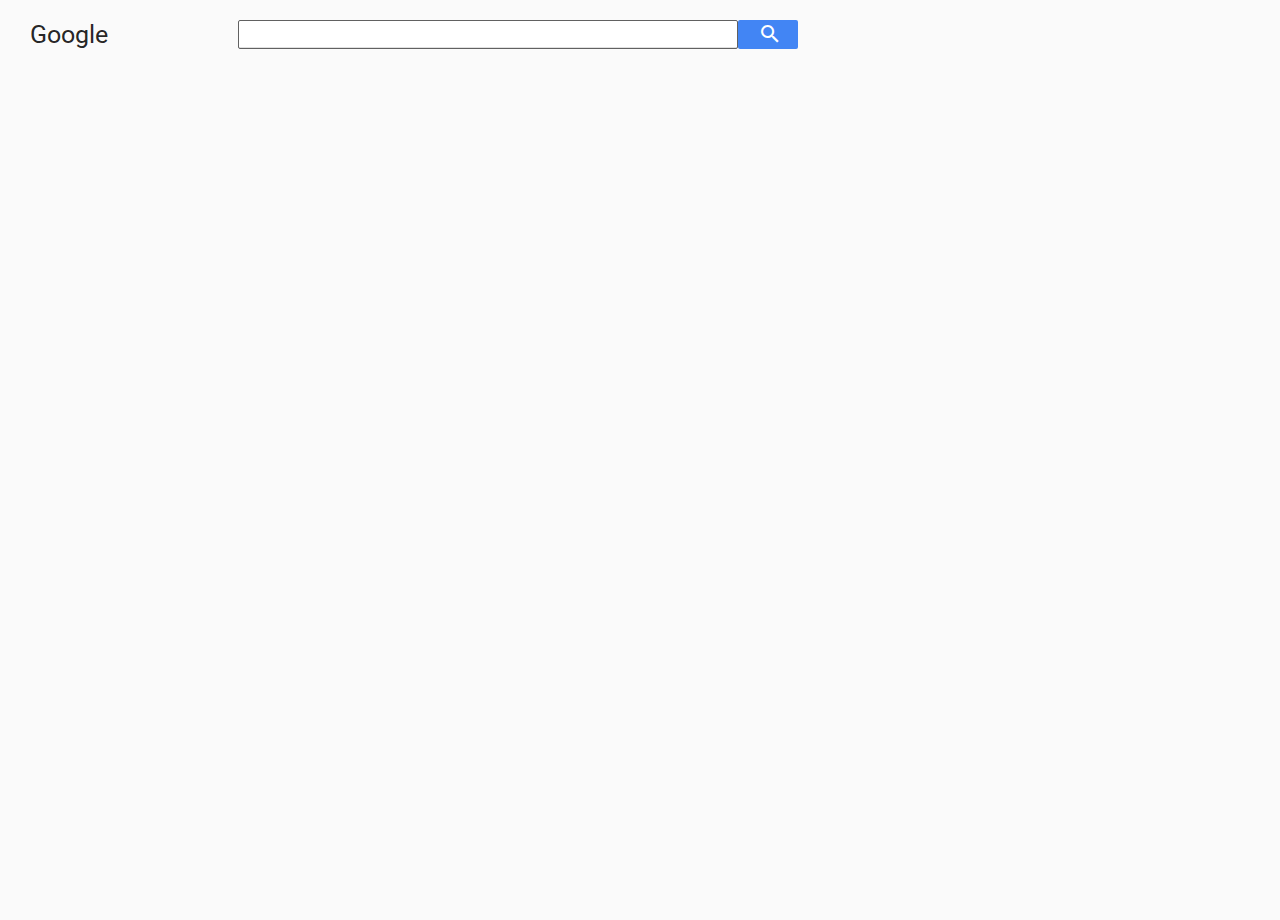
<file: eg.html>
<!DOCTYPE html>
<html>
<head>
	<title></title>
	<link rel="stylesheet" href="https://maxcdn.bootstrapcdn.com/font-awesome/4.5.0/css/font-awesome.min.css">
  <link rel="stylesheet" href="./material.indigo-pink.min.css">
  <link rel="stylesheet" href="https://fonts.googleapis.com/icon?family=Material+Icons"> 
  <link rel="stylesheet" href="https://fonts.googleapis.com/css?family=Oswald:400">   
    <link rel="stylesheet" href="css/material.min.css">
    <link rel="stylesheet" href="css/main.css">
    <link rel="stylesheet" href="css/navbar.css">
  <link href='https://fonts.googleapis.com/css?family=Roboto:regular,bold,italic,thin,light,bolditalic,black,medium&amp;lang=en' rel='stylesheet' type='text/css'>
<style >
.top-field
{
	display: flex;
	margin-top: 20px;
	margin-bottom: 20px;
	margin-left: 30px;
}

.top-field-text
{
	margin-right: 130px;
	padding-top: 5px;
	font-size: 25px;
}

.search-button-card
{
	width: 60px;
	min-height: 26px;
	background-color: #4285F4;
	margin: 0px;
}
.search-icon
{
	color: #fff;
	padding-left: 20px;
	padding-top: 2px;
}

.search-button-min
{
	width: 60px;
	min-height: 26px;
	background-color: #4285F4;
	margin: 0px;
	margin-left: auto;
}
.search-card-min
{
   margin-left: 10px;
   margin-right: 10px;
}
.search-flex
{
	display: flex;
}
.close-icon
{
	padding-top: 20px;
}
.search-textfield
{
	padding: 0px;
	width: 500px;
}
.search-button-card
{
	width: 60px;
	min-height: 26px;
	background-color: #4285F4;
	margin: 0px;
}
.search-card
{
	width: 500px;
	min-height: 26px;
	margin: 0px;
	border-color: #616161;
	border-style: solid;
	border-width: 1px;

}
.top-field-min
{
	display: none;
}
.min-field
{
	display: none;
}
@media (max-width: 700px)
{
	.top-bar
	{
		display: inline-block;
		padding-left: 20px;
	}
	.icon
	{
		padding-right: 20px;
	}
	.top-bar-right
	{
		padding-top: 20px;
	}
	.search-card
	{
		width: 230px;
		padding: 0px;
	}
	.top-field
	{
		margin-top: 20px;
	    margin-bottom: 20px;
	    margin-left: 5px;
	}
	.top-field-text
	{
		margin-right: 10px;
	}
	
}
@media (max-width: 400px)
{
	.search-card
	{
		
		display: none;
	}
	.top-field
	{
	    display: none;
	}
	.top-field-text
	{
		margin-right: 10px;
		
	}

	.search-minimize
   {
		display: inline;
   }
   .search-button-card 
   {
   	  display: none;
   }

   .min-field
{
	display: inline;
}
.top-field-min
{
	display: flex;
	margin-top: 20px;
	margin-left: 10px;
	margin-right: 10px;
	
}

.top-field-text-min
{
	
	font-size: 25px;
}
  
}
</style>
</head>
<body>



		<div class="top-field">
	   <div class="top-field-text">
	   	Google
	   </div>
	    <div class="mdl-card  search-card">
		  <div class="mdl-textfield search-textfield">
		    <input class="mdl-textfield__input search-input" type="text" id="sample1">
		    <label class="mdl-textfield__label" for="sample1">Text...</label>
		  </div>
	    </div>
	    <div class="mdl-card search-button-card">
	    	<i class="material-icons search-icon">&#xE8B6;</i>
	    </div>
	    </div>
        <div class="min-field">
        <div class="top-field-min">
        <div class="top-field-text-min">
        Google
       </div>
        <div class="mdl-card search-button-min search-minimize">
            <i class="material-icons search-icon">&#xE8B6;</i>
        </div>
        </div>
        
        <div class="search-flex" style="display: none;">
          <div class="mdl-textfield mdl-js-textfield search-card-min">
            <input class="mdl-textfield__input" type="text" id="sample1">
            <label class="mdl-textfield__label" for="sample1">Search..</label>
          </div>
          <i class="material-icons close-icon">&#xE5CD;</i>
        </div>
        </div>
        


</body>
<script src="js/material.min.js"></script>
<script src="js/jquery.min.js"></script>
<script src="js/test.js"></script>
<script>
	$(document).ready(function(){
		$(".search-minimize").click(function(){
		$(".search-flex").show();
		$(".top-field-min").hide();
	});
   $(".close-icon").click(function(){
   	   $(".search-flex").hide();
   	   $(".top-field-min").show();
   });
});
</script>
</html>
</file>
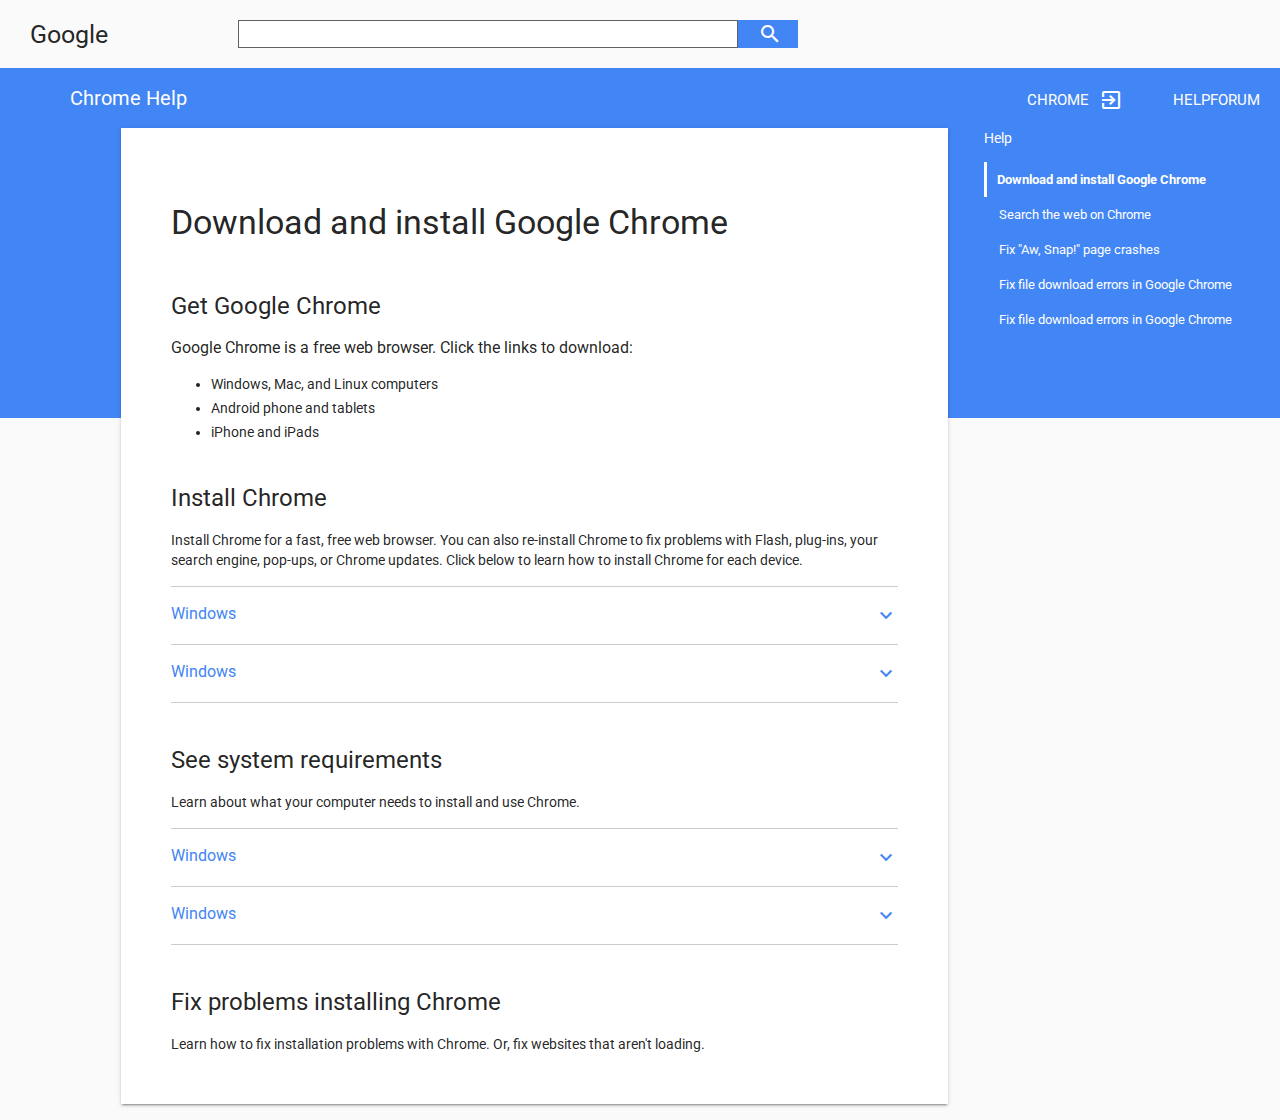
<file: help-chrome.html>
<!DOCTYPE>
<html>
<head>
	<title></title>
	<link rel="stylesheet" href="https://maxcdn.bootstrapcdn.com/font-awesome/4.5.0/css/font-awesome.min.css">
  <link rel="stylesheet" href="./material.indigo-pink.min.css">
  <link rel="stylesheet" href="https://fonts.googleapis.com/icon?family=Material+Icons"> 
  <link rel="stylesheet" href="https://fonts.googleapis.com/css?family=Oswald:400">   
    <link rel="stylesheet" href="css/material.min.css">
    <link rel="stylesheet" href="css/main.css">
    <link rel="stylesheet" href="css/navbar.css">
  <link href='https://fonts.googleapis.com/css?family=Roboto:regular,bold,italic,thin,light,bolditalic,black,medium&amp;lang=en' rel='stylesheet' type='text/css'>
  <link rel="stylesheet" type="text/css" href="help-chrome.css">
</head>
<body>
	<div class="top-field">
	   <div class="top-field-text">
	   	Google
	   </div>
	    <div class="mdl-card  search-card">
		  <div class="mdl-textfield ">
		    <input class="mdl-textfield__input" type="text" id="sample1">
		    <label class="mdl-textfield__label" for="sample1">Text...</label>
		  </div>
	    </div>
	    <div class="mdl-card search-button-card">
	    	<i class="material-icons search-icon">&#xE8B6;</i>
	    </div>	
	</div>
    <div class="color">
    <div class="top-bar">
    <div class="top-left-text">Chrome Help</div>
    <div class="top-bar-right">
    <div class="top-bar-left">
    <div class="top-bar-left1">CHROME</div>
    <i class="material-icons icon">&#xE879;</i>
    </div>
    <div class="top-bar-left2">HELPFORUM</div>
    </div>
    </div>
    <div class="mdl-grid">
    <div class="mdl-cell mdl-cell--1-col">
    </div>
    <div class="mdl-cell mdl-cell--8-col">
    <div class="mdl-card mdl-shadow--2dp through mdl-shadow--2dp card">
    <h3>
        Download and install Google Chrome
    </h3>
    <h4>
      Get Google Chrome
    </h4>
    Google Chrome is a free web browser. Click the links to download:
    <ul>
      <li>Windows, Mac, and Linux computers</li>
      <li>Android phone and tablets</li>
      <li>iPhone and iPads</li>
    </ul>
    <h4>
      Install Chrome
    </h4>
    <div class="card-middle-text">
      Install Chrome for a fast, free web browser. You can also re-install Chrome to fix problems with Flash, plug-ins, your search engine, pop-ups, or Chrome updates. Click below to learn how to install Chrome for each device.
      </div>
      <hr>
      <div class="card-text" id="card-text1">
        Windows
        <div class="arrow-icon">
        <i class="material-icons">&#xE313;</i>
        </div>
      </div>
      <div class="drop-down" id="drop-down1" style="display: none;">
        Windows
        <div class="arrow-icon">
        <i class="material-icons">&#xE316;</i>
        </div>
      </div>
        <div class="verticalLine list" id="list1" style="display: none;">
        <p class="drop-down-text">To install Chrome for your user account:</p>
        <ol>
        <li>Download the installer file.</li>
        <li>If prompted, click Run or Save.</li>
        <li>If you chose Save, double-click the installer file to start the installation process. We'll automatically import your homepage settings and browser history for you.</li>
        <li>Start Chrome:
        <ul style="list-style-type:disc">
          <li><b>Windows 7/Vista</b>: A Chrome window opens once everything is set up.</li>
          <li><b>Windows 8</b>: A welcome dialog appears, click Next to select your default browser. If you choose Google Chrome, it'll launch as a Windows 8 app from the Start Screen.</li>
          <li><b>Windows 10</b>: A Chrome window opens once everything is set up. You can then make Chrome your default browser.</li>
        </ul>
        </li>
        </ol>
        </div>
     <hr>
      <div class="card-text" id="card-text2">
        Windows
        <div class="arrow-icon">
        <i class="material-icons">&#xE313;</i>
        </div>
      </div>
      <div class="drop-down" id="drop-down2" style="display: none;">
        Windows
        <div class="arrow-icon">
        <i class="material-icons">&#xE316;</i>
        </div>
      </div>
        <div class="verticalLine list" id="list2" style="display: none;">
        <p class="drop-down-text">To install Chrome for your user account:</p>
        <ol>
        <li>Download the installer file.</li>
        <li>If prompted, click Run or Save.</li>
        <li>If you chose Save, double-click the installer file to start the installation process. We'll automatically import your homepage settings and browser history for you.</li>
        <li>Start Chrome:
        <ul style="list-style-type:disc">
          <li><b>Windows 7/Vista</b>: A Chrome window opens once everything is set up.</li>
          <li><b>Windows 8</b>: A welcome dialog appears, click Next to select your default browser. If you choose Google Chrome, it'll launch as a Windows 8 app from the Start Screen.</li>
          <li><b>Windows 10</b>: A Chrome window opens once everything is set up. You can then make Chrome your default browser.</li>
        </ul>
        </li>
        </ol>
        </div>
        <hr>
     <h4>See system requirements</h4>
     <div class="card-middle-text">Learn about what your computer needs to install and use Chrome.</div>
     <hr>
      <div class="card-text" id="card-text3">
        Windows
        <div class="arrow-icon">
        <i class="material-icons">&#xE313;</i>
        </div>
      </div>
      <div class="drop-down" id="drop-down3" style="display: none;">
        Windows
        <div class="arrow-icon">
        <i class="material-icons">&#xE316;</i>
        </div>
      </div>
        <div class="verticalLine list" id="list3" style="display: none;">
        <p class="drop-down-text">To install Chrome for your user account:</p>
        <ol>
        <li>Download the installer file.</li>
        <li>If prompted, click Run or Save.</li>
        <li>If you chose Save, double-click the installer file to start the installation process. We'll automatically import your homepage settings and browser history for you.</li>
        <li>Start Chrome:
        <ul style="list-style-type:disc">
          <li><b>Windows 7/Vista</b>: A Chrome window opens once everything is set up.</li>
          <li><b>Windows 8</b>: A welcome dialog appears, click Next to select your default browser. If you choose Google Chrome, it'll launch as a Windows 8 app from the Start Screen.</li>
          <li><b>Windows 10</b>: A Chrome window opens once everything is set up. You can then make Chrome your default browser.</li>
        </ul>
        </li>
        </ol>
        </div>
        <hr>
         <div class="card-text" id="card-text4">
        Windows
        <div class="arrow-icon">
        <i class="material-icons">&#xE313;</i>
        </div>
      </div>
      <div class="drop-down" id="drop-down4" style="display: none;">
        Windows
        <div class="arrow-icon">
        <i class="material-icons">&#xE316;</i>
        </div>
      </div>
        <div class="verticalLine list" id="list4" style="display: none;">
        <p class="drop-down-text">To install Chrome for your user account:</p>
        <ol>
        <li>Download the installer file.</li>
        <li>If prompted, click Run or Save.</li>
        <li>If you chose Save, double-click the installer file to start the installation process. We'll automatically import your homepage settings and browser history for you.</li>
        <li>Start Chrome:
        <ul style="list-style-type:disc">
          <li><b>Windows 7/Vista</b>: A Chrome window opens once everything is set up.</li>
          <li><b>Windows 8</b>: A welcome dialog appears, click Next to select your default browser. If you choose Google Chrome, it'll launch as a Windows 8 app from the Start Screen.</li>
          <li><b>Windows 10</b>: A Chrome window opens once everything is set up. You can then make Chrome your default browser.</li>
        </ul>
        </li>
        </ol>
        </div>
        <hr>
        <h4>Fix problems installing Chrome</h4>
        <div class="card-middle-text">Learn how to fix installation problems with Chrome. Or, fix websites that aren't loading.</div>

    </div>
    </div>
    <div class="mdl-cell mdl-cell--3-col help-grid">
    Help
    <ul class="ul-list">
      <li>
      <div class="help-verticalLine">
      <div class="help">Download and install Google Chrome</div>
      </div>
      </li>
      <li class="help-text">Search the web on Chrome</li>
      <li class="help-text">Fix "Aw, Snap!" page crashes</li>
      <li class="help-text">Fix file download errors in Google Chrome</li>
      <li class="help-text">Fix file download errors in Google Chrome</li>
    </ul>
    </div>
    </div>
    </div>
    </body>
    <script src="js/material.min.js"></script>
    <script src="js/jquery.min.js"></script>
    <script src="js/test.js"></script>
    <script src="help-chrome.js"></script>
    </html>
</file>
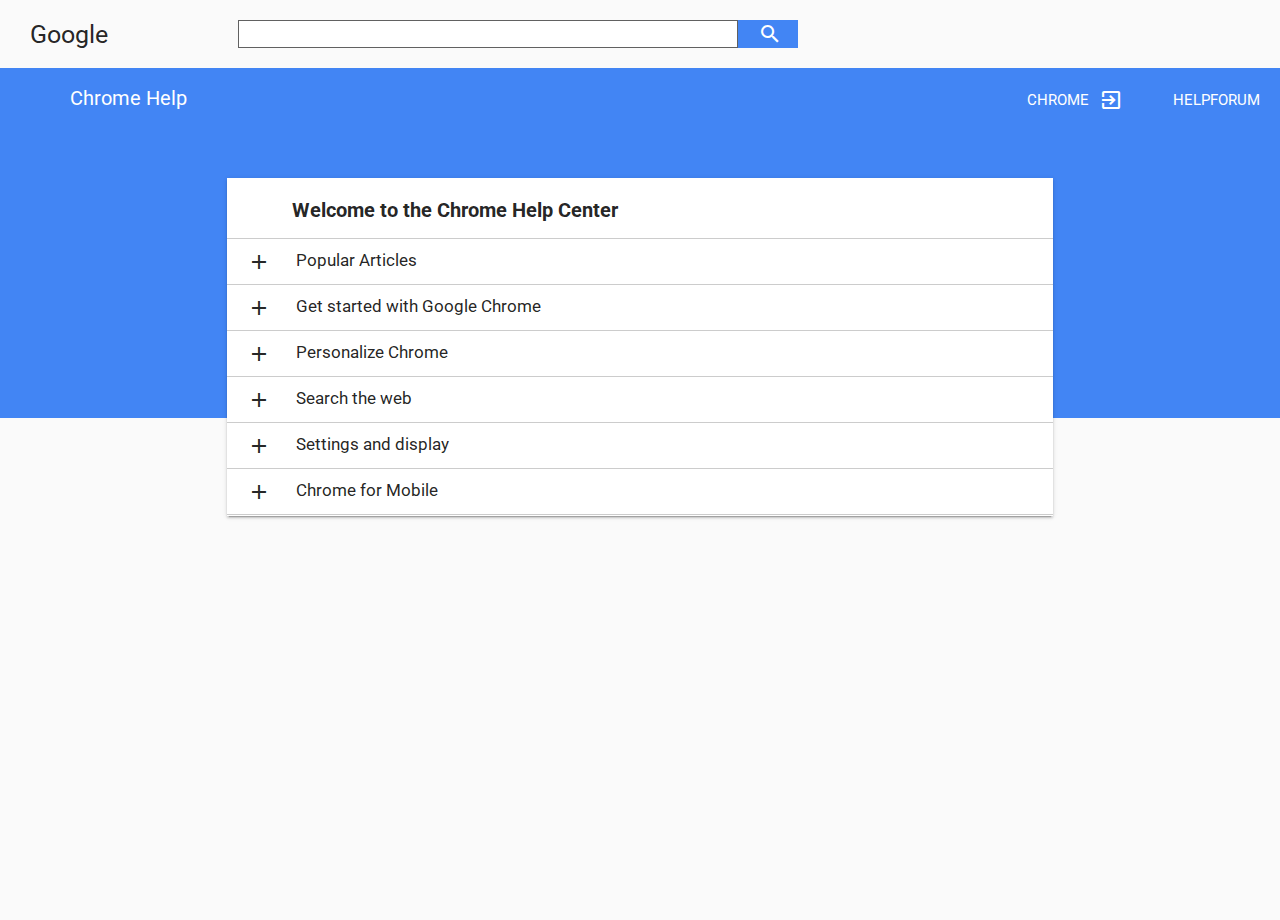
<file: help.html>
<!DOCTYPE html>
<html>
<head>
	<title></title>
	<link rel="stylesheet" href="https://maxcdn.bootstrapcdn.com/font-awesome/4.5.0/css/font-awesome.min.css">
  <link rel="stylesheet" href="./material.indigo-pink.min.css">
  <link rel="stylesheet" href="https://fonts.googleapis.com/icon?family=Material+Icons"> 
  <link rel="stylesheet" href="https://fonts.googleapis.com/css?family=Oswald:400">   
    <link rel="stylesheet" href="css/material.min.css">
    <link rel="stylesheet" href="css/main.css">
    <link rel="stylesheet" href="css/navbar.css">
  <link href='https://fonts.googleapis.com/css?family=Roboto:regular,bold,italic,thin,light,bolditalic,black,medium&amp;lang=en' rel='stylesheet' type='text/css'>
  <link rel="stylesheet" type="text/css" href="help.css">
  
</head>
<body>
	<div class="top-field">
	   <div class="top-field-text">
	   	Google
	   </div>
	    <div class="mdl-card  search-card">
		  <div class="mdl-textfield ">
		    <input class="mdl-textfield__input" type="text" id="sample1">
		    <label class="mdl-textfield__label" for="sample1">Text...</label>
		  </div>
	    </div>
	    <div class="mdl-card search-button-card">
	    	<i class="material-icons search-icon">&#xE8B6;</i>
	    </div>	
	</div>
    <div class="color">
    <div class="top-bar">
    <div class="top-left-text">Chrome Help</div>
    <div class="top-bar-right">
    <div class="top-bar-left">
    <div class="top-bar-left1">CHROME</div>
    <i class="material-icons icon">&#xE879;</i>
    </div>
    <div class="top-bar-left2">HELPFORUM</div>
    </div>
    </div>
    <div class="mdl-grid">
    <div class="mdl-cell mdl-cell--2-col">
    </div>
    <div class="mdl-cell mdl-cell--8-col">
     <div class="mdl-card mdl-shadow--2dp through mdl-shadow--2dp">
     <p class="card-top-text">Welcome to the Chrome Help Center</p>
     <hr>
     <div class="card-inner-text card-text">
     	<i class="material-icons card-icon">&#xE145;</i>
     	<div>Popular Articles</div>
     </div>
     <div class="card-inner-text drop-down-text card-dropdwn-text" style="display: none;">
     	<i class="material-icons card-icon">&#xE15B;</i>
     	<div>Popular Articles</div>
     </div>
     <div style="display: none;" id="list">
     	<ul>
     		<li>Download and install Google Chrome</li>
     		<li>Download and install Google Chrome</li>
     		<li>Download and install Google Chrome</li>
     		<li>Download and install Google Chrome</li>
     	</ul>
     </div>

     <hr>
     <div class="card-inner-text card-text2">
     	<i class="material-icons card-icon">&#xE145;</i>
     	<div>Get started with Google Chrome</div>
     </div>
     <div class="card-inner-text drop-down-text2 card-dropdwn-text" style="display: none;">
     	<i class="material-icons card-icon">&#xE15B;</i>
     	<div>Get started with Google Chrome</div>
     </div>
     <div style="display: none;" id="list2">
     	<ul>
     		<li>Update Google Chrome</li>
     		<li>Update Google Chrome</li>
     		<li>Update Google Chrome</li>
     		<li>Update Google Chrome</li>
     	</ul>
     </div>
     <hr>
     <div class="card-inner-text card-text3">
     	<i class="material-icons card-icon">&#xE145;</i>
     	<div>Personalize Chrome</div>
     </div>
     <div class="card-inner-text drop-down-text3 card-dropdwn-text" style="display: none;">
     	<i class="material-icons card-icon">&#xE15B;</i>
     	<div>Personalize Chrome</div>
     </div>
     <div style="display: none;" id="list3">
     	<ul>
     		<li>Sign in to Chrome</li>
     		<li>Sign in to Chrome</li>
     		<li>Sign in to Chrome</li>
     		<li>Sign in to Chrome</li>
     	</ul>
     </div>
     <hr>
     <div class="card-inner-text card-text4">
     	<i class="material-icons card-icon">&#xE145;</i>
     	<div>Search the web</div>
     </div>
     <div class="card-inner-text drop-down-text4 card-dropdwn-text" style="display: none;">
     	<i class="material-icons card-icon">&#xE15B;</i>
     	<div>Search the web</div>
     </div>
     <div style="display: none;" id="list4">
     	<ul>
     		<li>How to search in Chrome</li>
     		<li>How to search in Chrome</li>
     		<li>How to search in Chrome</li>
     		<li>How to search in Chrome</li>
     	</ul>
     </div>
     <hr>
     <div class="card-inner-text card-text5">
     	<i class="material-icons card-icon">&#xE145;</i>
     	<div>Settings and display</div>
     </div>
     <div class="card-inner-text drop-down-text5 card-dropdwn-text" style="display: none;">
     	<i class="material-icons card-icon">&#xE15B;</i>
     	<div>Settings and display</div>
     </div>
     <div style="display: none;" id="list5">
     	<ul>
     		<li>Download and install Google Chrome</li>
     		<li>Download and install Google Chrome</li>
     		<li>Download and install Google Chrome</li>
     		<li>Download and install Google Chrome</li>
     	</ul>
     </div>
     <hr>
     <div class="card-inner-text card-text6">
     	<i class="material-icons card-icon">&#xE145;</i>
     	<div>Chrome for Mobile</div>
     </div>
     <div class="card-inner-text drop-down-text6 card-dropdwn-text" style="display: none;">
     	<i class="material-icons card-icon">&#xE15B;</i>
     	<div>Chrome for Mobile</div>
     </div>
     <div style="display: none;" id="list6">
     	<ul>
     		<li>Download and install Google Chrome</li>
     		<li>Download and install Google Chrome</li>
     		<li>Download and install Google Chrome</li>
     		<li>Download and install Google Chrome</li>
     	</ul>
     </div>
     <hr>
     </div>
    </div>
    <div class="mdl-cell mdl-cell--2-col">
    </div>
    </div>
    </div>
 
</body>
<script src="js/material.min.js"></script>
<script src="js/jquery.min.js"></script>
<script src="js/test.js"></script>
<script src="help.js"></script>
</html>
</file>
<file: css/main.css>
html>body{font-family:'Roboto','Helvetica','Arial',sans-serif!important;background-color:#fafafa}.docs-layout .docs-layout-header.mdl-layout__header{height:560px;max-height:50%;background-size:auto;background-repeat:no-repeat;background-position:center center;box-shadow:none!important;-webkit-box-align:start;-webkit-align-items:flex-start;-ms-flex-align:start;align-items:flex-start;padding:40px;-webkit-flex-shrink:0;-ms-flex-negative:0;flex-shrink:0;position:relative;display:-webkit-flex!important;display:-ms-flexbox!important;display:flex!important}body.about .docs-layout.is-small-screen .docs-layout-header.mdl-layout__header{height:280px;background-size:auto 58px,cover;background-repeat:no-repeat,no-repeat;background-position:center center,center center}.docs-layout-header .mdl-textfield{padding-top:0}.docs-layout-header>.mdl-layout__header-row{padding:0;-webkit-box-align:start;-webkit-align-items:flex-start;-ms-flex-align:start;align-items:flex-start;height:auto}.docs-layout-header .docs-navigation .github,.docs-layout-header .docs-navigation .download{text-transform:none}.docs-layout-title{font-weight:500;text-transform:uppercase;line-height:1.5em;font-size:1rem}.docs-layout .docs-layout-title a{font-weight:inherit;color:#fff}.docs-layout-header .mdl-textfield .mdl-button{right:0}.docs-layout-header .mdl-textfield .mdl-textfield__expandable-holder{margin-right:32px}.docs-layout-header .mdl-textfield label:after{background-color:rgba(255,255,255,.12)}.about .docs-layout-header.mdl-layout__header{background-color:#37474f;background:url('logo.svg'),url('header.jpg');background-size:auto 118px,cover;background-repeat:no-repeat,no-repeat;background-position:center center,center center}@media (max-height:600px){.about .docs-layout-header.mdl-layout__header{background-size:auto 80px,cover}}body:not(.about) .docs-layout .docs-layout-header.mdl-layout__header{background-repeat:no-repeat;background-position:center center}.templates .docs-layout-header.mdl-layout__header{background-color:#263238;background-image:url('templates.png');background-size:auto 29px}.started .docs-layout-header.mdl-layout__header,.faq .docs-layout-header.mdl-layout__header{background-color:#2e2e2e;background-image:url('logo.png');background-size:auto 32px}.components .docs-layout-header.mdl-layout__header{background-color:#c2185b;background-image:url('components.png');background-size:auto 34px}.styles .docs-layout-header.mdl-layout__header{background-color:#8e24aa;background-image:url('styles.png');background-size:auto 41px}.customize .docs-layout-header.mdl-layout__header{background-color:#1a237e;background-image:url('customize.png');background-size:auto 36px}body:not(.about) .docs-layout .docs-layout-header.mdl-layout__header{box-sizing:border-box;height:144px;background-position:40px 32px}body:not(.about) .docs-layout-title{display:none}.docs-navigation__container{overflow:hidden;position:absolute;height:64px;width:100%;bottom:0;left:0}.docs-navigation{box-shadow:none!important;border:0!important;width:100%;height:85px;-webkit-flex-shrink:0;-ms-flex-negative:0;flex-shrink:0;padding:0 16px 0 24px;overflow-x:auto;overflow-y:hidden;-webkit-user-select:none;-moz-user-select:none;-ms-user-select:none;user-select:none;margin-bottom:-16px}.docs-layout.is-small-screen .docs-navigation{padding:0}.docs-layout.is-small-screen .docs-navigation .mdl-navigation__link .material-icons{display:none}.docs-navigation::-webkit-scrollbar{display:none}body:not(.about) .docs-layout.is-small-screen .docs-layout-header{background-image:none}.docs-layout.mdl-layout.is-small-screen .docs-layout-header.mdl-layout__header{padding:0;height:64px}.docs-layout.is-small-screen .docs-layout-header .docs-layout-title,.docs-layout.is-small-screen .docs-layout-header .mdl-textfield{display:none}.docs-layout.is-small-screen .docs-navigation__container{top:0;bottom:auto;left:48px;width:calc(100% - 2*48px);padding:0!important}.docs-layout .scrollindicator{position:absolute;top:0;line-height:64px;height:64px;width:48px;display:none;margin-right:0;text-align:center;cursor:pointer;-webkit-user-select:none;-moz-user-select:none;-ms-user-select:none;user-select:none}.docs-layout .scrollindicator.disabled{opacity:.12;cursor:default}.docs-layout .scrollindicator.scrollindicator--right{right:0}.docs-layout .scrollindicator.scrollindicator--left{left:0}.docs-layout.is-small-screen .scrollindicator.scrollindicator.scrollindicator{display:block}.mdl-navigation__link--icon>span,.mdl-navigation__link--icon>.material-icons{margin-right:8px;line-height:inherit}.docs-navigation .mdl-navigation__link{display:-webkit-flex;display:-ms-flexbox;display:flex;-webkit-flex-shrink:0;-ms-flex-negative:0;flex-shrink:0;-webkit-user-select:inherit;-moz-user-select:inherit;-ms-user-select:inherit;user-select:inherit;height:64px}.docs-navigation .mdl-navigation__link:hover,.docs-navigation .mdl-navigation__link.download:hover>span,.docs-navigation .mdl-navigation__link.download:hover>.material-icons{background-color:inherit;opacity:1!important}.docs-navigation .mdl-navigation__link:not(.download),.docs-navigation .mdl-navigation__link.download>span,.docs-navigation .mdl-navigation__link.download>.material-icons{opacity:.65}.docs-navigation .mdl-navigation__link,section.download{font-weight:500;font-size:13px;text-transform:uppercase;line-height:64px;padding:0 16px;color:#fff;box-sizing:border-box;border-bottom:3px solid transparent}.docs-layout.is-small-screen .docs-navigation .mdl-navigation__link,.docs-layouy.is-small-screen section.download{padding:0 12px}.about .docs-layout:not(.is-small-screen) .mdl-navigation__link.download>.material-icons,.about .docs-layout.is-small-screen .mdl-navigation__link.download>button,body:not(.about) .mdl-navigation__link.download>button{display:none}.docs-navigation .download button .material-icons{color:#000;opacity:.54}.about .docs-navigation .about,.templates .docs-navigation .templates,.started .docs-navigation .started,.styles .docs-navigation .styles,.components .docs-navigation .components,.faq .docs-navigation .faq,.customize .docs-navigation .customize{opacity:1;border-bottom-color:#18ffff}.mdl-layout__content.docs-layout-content{overflow:visible}.docs-layout-content>.download{width:100%;height:6rem;display:-webkit-flex;display:-ms-flexbox;display:flex;-webkit-box-pack:center;-webkit-justify-content:center;-ms-flex-pack:center;justify-content:center;-webkit-box-align:center;-webkit-align-items:center;-ms-flex-align:center;align-items:center}.docs-layout-content>.download>a{font-weight:500;text-transform:uppercase}.docs-footer.mdl-mini-footer{-webkit-box-orient:vertical;-webkit-flex-direction:column;-ms-flex-direction:column;flex-direction:column;-webkit-box-align:stretch;-webkit-align-items:stretch;-ms-flex-align:stretch;align-items:stretch;height:120px}.docs-footer.mdl-mini-footer,.docs-footer.mdl-mini-footer ul{-webkit-box-direction:normal;-webkit-box-pack:center;-webkit-justify-content:center;-ms-flex-pack:center;justify-content:center}.docs-footer.mdl-mini-footer ul{padding:0;display:-webkit-flex;display:-ms-flexbox;display:flex;-webkit-box-orient:horizontal;-webkit-flex-direction:row;-ms-flex-direction:row;flex-direction:row;-webkit-box-align:center;-webkit-align-items:center;-ms-flex-align:center;align-items:center}.docs-footer.mdl-mini-footer ul>a{margin:0 8px;font-weight:400;font-size:12px}.docs-footer .docs-link-list li{margin-left:.5em;margin-right:.5em}.about-panel{box-sizing:border-box;width:100%;-webkit-box-flex:1;-webkit-flex-grow:1;-ms-flex-positive:1;flex-grow:1}.about-panel--text{padding:100px}.about-panel--text p{width:640px;margin:0 auto;line-height:2em}.about-panel--text dl{width:100%;display:-webkit-flex;display:-ms-flexbox;display:flex;-webkit-box-orient:horizontal;-webkit-box-direction:normal;-webkit-flex-direction:row;-ms-flex-direction:row;flex-direction:row;-webkit-box-pack:center;-webkit-justify-content:center;-ms-flex-pack:center;justify-content:center;-webkit-box-align:stretch;-webkit-align-items:stretch;-ms-flex-align:stretch;align-items:stretch}.about-panel--text dl dt{text-align:right;vertical-align:top;display:inline-table;margin-right:24px;line-height:2em}.about-panel--text dl dd{text-align:left;line-height:2em;vertical-align:top;width:700px;margin:0 0 0 24px}.docs-layout.is-small-screen .about-panel{padding:40px}.docs-layout.is-small-screen .about-panel--text:not(:first-of-type){display:none}.docs-layout.is-small-screen .about-panel--text dl{-webkit-box-orient:vertical;-webkit-box-direction:normal;-webkit-flex-direction:column;-ms-flex-direction:column;flex-direction:column}.docs-layout.is-small-screen .about-panel--text dd,.docs-layout.is-small-screen .about-panel--text dt{margin:0;padding:0;text-align:left;width:100%}.about-panel--components,.about-panel--styles{height:500px}.about-panel--components,.about-panel--styles,.about-panel--customize,.about-panel--templates{display:-webkit-flex;display:-ms-flexbox;display:flex;-webkit-box-orient:vertical;-webkit-box-direction:normal;-webkit-flex-direction:column;-ms-flex-direction:column;flex-direction:column;-webkit-box-align:center;-webkit-align-items:center;-ms-flex-align:center;align-items:center;-webkit-box-pack:end;-webkit-justify-content:flex-end;-ms-flex-pack:end;justify-content:flex-end;padding:40px;color:#fff;text-transform:uppercase;font-size:1.4rem;width:auto;background-repeat:no-repeat;background-position:center center;cursor:pointer}.about-panel--templates{height:500px}.docs-layout-content .about-panel--start>p{color:#424242;text-transform:uppercase;font-size:1.6rem;margin-top:20px;margin-bottom:0}.about-panel--templates{background-color:#b3e0e1;background-image:url(templates.svg);background-size:287px auto}.about-panel--templates:hover{background-image:url(templates_mo.svg)}.about-panel--components{background-color:#e90974;background-image:url(components.svg);background-size:174px auto}.about-panel--components:hover{background-image:url(components_mo.svg)}.about-panel--styles{background-color:#8f4099;background-image:url(styles.svg);background-size:252px auto}.about-panel--styles:hover{background-image:url(styles_mo.svg);background-size:331px auto;background-position-x:calc(50% + 40px)}.about-panel--customize{height:400px;background-color:#191e80;background-image:url(customize.svg);background-size:156px auto}.about-panel--customize:hover{background-image:url(customize_mo.svg)}.image-preloader{position:fixed;visibility:hidden;width:0;height:0;top:-100px;left:-100px;background-image:url(templates_mo.svg),url(components_mo.svg),url(styles_mo.svg),url(customize_mo.svg)}.templates .content{padding-left:24px!important;max-width:960px}.templates .docs-layout-content .content{padding:40px 0}.templates .docs-layout .template{margin-left:-16px}.template{width:100%;margin-bottom:72px;-webkit-box-align:start;-webkit-align-items:flex-start;-ms-flex-align:start;align-items:flex-start}.template>.template__meta{-webkit-align-content:flex-start;-ms-flex-line-pack:start;align-content:flex-start;padding-left:24px}.templates .docs-layout.is-small-screen .template>.template__meta{padding-left:0}.template>.template__meta.template__meta>*{margin-bottom:24px}.template>.template__meta>*:last-child{margin-bottom:0}.template>.template__meta a{color:inherit;margin-left:-8px!important}.template>.template__preview{height:auto}.docs-layout-content dd{font-size:13px}.docs-layout-content p{font-size:13px;margin-bottom:32px;max-width:640px}.docs-layout-content p,.docs-text-styling ol li{font-family:'Roboto','Helvetica','Arial',sans-serif}.docs-text-styling h1{color:#c2185b;margin:.67em 0}.docs-text-styling h2{padding-top:48px;line-height:32px;margin-bottom:30px;color:#c2185b}.docs-text-styling h1,.docs-text-styling h2,.docs-text-styling h3,.docs-text-styling h4{font-size:16px;color:rgba(0,0,0,.54);font-weight:500;text-transform:uppercase}.docs-layout-content h2.mdl-card__title-text{padding-top:0;margin-bottom:0}.docs-text-styling a{text-decoration:none}.docs-layout-content .mdl-download{color:#000;font-weight:400}.docs-layout-title a{color:inherit;text-decoration:none}.component-description{max-width:720px;padding:40px}.component-description .mdl-button:first-of-type{margin-top:8px}.docs-footer.mdl-mini-footer .mdl-mini-footer--social-btn{background-color:transparent;margin:0 16px;width:24px;height:24px}.docs-footer.mdl-mini-footer .social-btn{display:block;background-position:center;background-size:contain;background-repeat:no-repeat;width:24px;height:24px;cursor:pointer}.social-btn__twitter{background-image:url('https://www.gstatic.com/images/icons/material/system/2x/post_twitter_white_24dp.png')}.social-btn__github{background-image:url('github_white_24.svg');width:22px;height:22px}.social-btn__gplus{background-image:url('https://www.gstatic.com/images/icons/material/system/2x/post_gplus_white_24dp.png')}.subpageheader{margin-top:60px;margin-bottom:40px;display:-webkit-flex;display:-ms-flexbox;display:flex;color:rgba(0,0,0,.54);-webkit-box-align:center;-webkit-align-items:center;-ms-flex-align:center;align-items:center;-webkit-flex-shrink:0;-ms-flex-negative:0;flex-shrink:0;text-transform:uppercase;font-size:16px;font-weight:500}.about .subpageheader,.components .subpageheader{display:none}.started .subpageheader,.customize .subpageheader,.styles .subpageheader,.faq .subpageheader,.templates .subpageheader{width:960px;margin:40px auto}.snippet-group{margin-left:-16px;margin-right:-16px;margin-bottom:84px}.snippet-group .snippet-header{display:table;border-collapse:collapse;border-spacing:0;width:100%}.snippet-group .snippet-demos,.snippet-group .snippet-captions{display:table-row}.snippet-group .snippet-demo .snippet-demo-container{text-align:left;display:inline-block}.snippet-group .snippet-captions{background-color:#fff;height:48px}.snippet-group .snippet-demo{display:table-cell;text-align:center;vertical-align:middle;margin:0}.snippet-group .snippet-demo-padding{text-align:center;padding:0}.snippet-group .snippet-demo-padding,.snippet-group .snippet-caption,.snippet-group .snippet-caption-padding{display:table-cell;vertical-align:middle;margin:0}.snippet-group .snippet-caption-padding{text-align:center;padding:0}.snippet-group .snippet-caption{font-size:13px;padding:0 40px;white-space:nowrap;text-align:center;position:relative}.snippet-group .snippet-demo{padding:0 40px 40px}.snippet-group .snippet-demos .snippet-demo-padding{width:50%}_:-ms-input-placeholder,:root .snippet-group .snippet-demo{width:1px}_:-ms-input-placeholder,:root .snippet-group .snippet-demos .snippet-demo-padding{width:auto}.snippet-group .snippet-code{position:relative;overflow:hidden}.snippet-group .snippet-code pre{margin:0;border-radius:0;display:block;padding:0;overflow:hidden}.snippet-group .snippet-code code{padding:8px 16px;position:relative;max-height:none;width:100%;box-sizing:border-box}.snippet-group .snippet-code pre[class*=language-]>code[data-language]{max-height:none}.snippet-group .snippet-code code:first-of-type{padding-top:16px}.snippet-group .snippet-code code:last-of-type{padding-bottom:16px}.snippet-group .snippet-code code:hover{background-color:rgba(0,0,0,.05)}.snippet-group .snippet-code code:hover:only-of-type{background-color:transparent}.snippet-group .snippet-code code::before,.snippet-group .snippet-code code::after{display:none}.snippet-group .snippet-code code:hover::before{display:inline-block;content:'click to copy';color:rgba(0,0,0,.5);font-size:13px;background-color:rgba(0,0,0,.1);border-top-left-radius:5px;position:absolute;right:0;bottom:0;padding:3px 10px}.snippet-group .snippet-code code:active::before{content:''}.snippet-group .snippet-code code.copied::before{content:'copied';color:rgba(255,255,255,.5);background-color:rgba(0,0,0,.6)}.snippet-group .snippet-code code.nosupport::before{content:"browser not supported :'(";color:rgba(255,255,255,.5);background-color:rgba(0,0,0,.6)}.snippet-group .snippet-code .codepen-extra-css{display:none}@media (max-width:850px){.snippet-group .snippet-demo{padding-left:5px;padding-right:5px}}.snippet-group.is-full-width .snippet-demo-container{width:100%}.snippet-group.is-full-width .snippet-demos>.snippet-demo{width:100%;padding-left:0;padding-right:0}.snippet-group.is-full-width .snippet-demo-padding{width:0;padding:8px;margin:0}.codepen-button{z-index:50;cursor:pointer;background-image:url('codepen-logo.png');background-repeat:no-repeat;background-position:5px center;background-size:26px 26px;position:absolute;top:0;right:-125px;width:165px;height:46px;display:none;opacity:.6;overflow:hidden;box-sizing:border-box;white-space:nowrap;color:#000;padding:13px 15px 5px 50px;-webkit-transition:right .5s,background-color .5s,opacity .5s,background-size .3s;transition:right .5s,background-color .5s,opacity .5s,background-size .3s}.codepen-button::after{content:'Open in CodePen'}.codepen-button:hover{opacity:1;right:0;background-size:36px 36px;background-color:#f8f8f8;border-bottom-left-radius:10px}.docs-layout .docs-text-styling pre[class*=language-markup]{max-width:calc(100vw - 32px)}.docs-layout pre[class*=language-markup]{max-width:100vw;box-sizing:border-box;overflow:hidden}.docs-layout pre[class*=language-markup].codepen-button-enabled{padding-right:0}.docs-layout pre[class*=language-markup].codepen-button-enabled code{padding-right:50px}.codepen-button-enabled .codepen-button{display:inline-block}.token.attr-name,.token.builtin,.token.selector,.token.string{color:#e91e63}.token.boolean,.token.constant,.token.number,.token.property,.token.symbol,.token.tag{color:#9d1db3}.token.atrule,.token.attr-value,.token.keyword{color:#00bcd4}.docs-layout code{font-size:85%}.docs-layout code,.docs-layout pre{display:inline-block;background-color:rgba(0,0,0,.06);border-radius:3px;white-space:pre-wrap}.docs-layout pre{padding:16px;font-size:87%;box-sizing:border-box}.docs-layout code:before,.docs-layout code:after{letter-spacing:-.2em;content:"\00a0"}.docs-layout pre>code:before,.docs-layout pre>code:after{letter-spacing:0;content:""}.docs-layout pre>code{background-color:rgba(0,0,0,0);padding:0;font-size:100%;width:100%;box-sizing:border-box;word-break:break-word}.docs-layout pre[class*=language-]>code[data-language]{overflow:hidden}pre[class*=language-]>code[data-language]::before{content:"";background:0 0}.token.cr:before,.token.lf:before{display:none}.language-css .token.string,.style .token.string,.token.entity,.token.operator,.token.url,.token.variable{color:#9d1db3;background:0 0}code[class*=language-],pre[class*=language-]{color:rgba(0,0,0,.87);text-shadow:none}.token.function{color:#009688}.code-with-text{position:relative;width:auto;display:block;border-spacing:0;border-collapse:collapse;background-color:#fff;padding:15px;border-radius:3px;font-size:13px}.code-with-text pre{margin:15px -15px -15px;border-top-left-radius:0;border-top-right-radius:0;display:block;width:auto}.docs-toc ul{border-left:solid 3px #c0ebf1;padding-left:20px;line-height:28px}.docs-toc a{font-weight:400;color:#00bcd4}.docs-toc li{font-size:16px;list-style:none}.started .mdl-tabs__tab-bar{-webkit-box-pack:start;-webkit-justify-content:flex-start;-ms-flex-pack:start;justify-content:flex-start;border-bottom:0}.started .download-button-container{text-align:center;margin-bottom:20px}.started .mdl-tabs.is-upgraded .mdl-tabs__tab.is-active{color:#00acc1}.started .mdl-tabs.is-upgraded .mdl-tabs__tab.is-active:after{background-color:#00acc1}.started .docs-layout-content{text-align:center}.started .chapter-toc{display:table}.started .code-with-text{width:640px;box-sizing:border-box}.started .docs-layout .content section{max-width:960px;margin:0 auto}.started a,.about a,.faq a,.customize a{color:#00bcd4}.customize .docs-layout .content{max-width:960px;display:block;margin:0 auto 120px;padding:40px}.started .content h3,.started .content h4{display:table-cell;font-size:15px;padding-right:60px;line-height:25px;text-transform:none}.started .content h3{width:140px}.started .content section{margin-bottom:30px}.started .section-content{display:table-cell}.started .content,.styles .content,.faq .content{padding:40px;display:inline-block;text-align:left;width:100%;box-sizing:border-box}.docs-layout ul{list-style-type:none}.docs-layout li{position:relative}.styles .content li:before,.docs-readme .content li:before{position:absolute;top:2px;left:-28px;content:'•';font-size:32px}.started .content p{margin-top:10px;margin-bottom:15px}.started .mdl-tabs{margin-bottom:22px}.started .content .mdl-tabs__panel{padding-top:10px}.started .caption{font-size:13px;max-width:640px;box-sizing:border-box;margin-top:15px;padding:15px;background-color:#fff;border-radius:3px}.started .caption h4{font-size:13px;font-weight:400;font-style:italic;margin-top:0}.started .use-components pre{margin-top:0}.started .component-example{margin:30px 0}.started ol{padding-left:18px;font-size:13px;max-width:640px;box-sizing:border-box}.started pre{width:640px;box-sizing:border-box;position:relative}.started .snippet-group{max-width:640px;margin:60px 0 40px}@media (max-width:850px){.started .chapter-toc{display:block}.started .content h3,.started .content h4{display:block;width:auto}.started .section-content,.started pre{display:block}.started pre{width:auto}.started pre,.started .caption{margin-left:-40px;margin-right:-40px;max-width:none;box-sizing:content-box;padding:15px 40px}.started .mdl-tabs__tab-bar{margin-left:-40px;margin-right:-40px;-webkit-box-pack:center;-webkit-justify-content:center;-ms-flex-pack:center;justify-content:center}.started .mdl-tabs__tab{padding:0 3%}.started .content{display:block}.started .snippet-group{margin-left:-40px;margin-right:-40px;max-width:none}.started .snippet-group code{padding-left:40px;padding-right:40px}}.styles a{color:#00bcd4}.styles .styles__content h2{text-transform:none}.styles .typo-styles{margin-bottom:40px}.styles .typo-styles dt{display:block;float:left;color:#fff;background-color:rgba(0,0,0,.24);width:32px;height:32px;border-radius:16px;line-height:32px;text-align:center;font-weight:500;margin-top:5px}.styles .typo-styles dd{display:block;margin-left:60px;margin-bottom:20px}.styles .typo-styles .typo-styles__demo{margin-bottom:8px}.styles .typo-styles .typo-styles__desc{font-weight:300}.styles .typo-styles .typo-styles__desc .typo-styles__name{margin-right:8px;font-weight:400}.styles .download-btn{color:rgba(0,0,0,.54);line-height:20px;display:-webkit-flex;display:-ms-flexbox;display:flex;font-weight:300;margin-bottom:20px}.styles .download-btn.download-btn--customizer .material-icons{margin-top:-2px}.styles .download-btn>*{margin-right:8px}.styles .styles__ribbon{background-color:#4a148c;width:100vw;margin:80px 0 80px -40px;height:320px;-webkit-box-orient:horizontal;-webkit-flex-direction:row;-ms-flex-direction:row;flex-direction:row;-webkit-box-align:stretch;-webkit-align-items:stretch;-ms-flex-align:stretch;align-items:stretch}.styles .styles__ribbon,.styles .styles__ribbon>.ribbon__imagecontainer{display:-webkit-flex;display:-ms-flexbox;display:flex;-webkit-box-direction:normal;-webkit-box-pack:center;-webkit-justify-content:center;-ms-flex-pack:center;justify-content:center}.styles .styles__ribbon>.ribbon__imagecontainer{-webkit-box-orient:vertical;-webkit-flex-direction:column;-ms-flex-direction:column;flex-direction:column;-webkit-box-align:center;-webkit-align-items:center;-ms-flex-align:center;align-items:center}.styles .styles__ribbon>.ribbon__imagecontainer>.ribbon__image{display:block;margin-bottom:48px;border:0}.styles .styles__ribbon>.ribbon__imagecontainer>.ribbon__caption{color:#fff;text-transform:uppercase;font-size:16px;font-weight:500;height:24px;line-height:24px;text-align:center}.styles .styles__ribbon>.ribbon__imagecontainer>.ribbon__caption.ribbon__caption--split{width:100%;text-align:left}.styles .styles__ribbon>.ribbon__imagecontainer>.ribbon__caption>.material-icons{height:24px;line-height:24px;vertical-align:middle;margin-top:-1px}.styles .styles__ribbon>.ribbon__imagecontainer>.ribbon__caption.ribbon__caption--split>.material-icons{float:right}.styles .content .docs-text-styling h3{text-transform:none;margin:0;font-size:14px;font-weight:700}.styles .content .docs-text-styling p{margin-top:0}.styles img.customizer{max-width:450px}.styles .code-with-text{margin-right:40px}.styles .docs-layout.is-small-screen .code-with-text pre[class*=language-markup]{width:100vw;max-width:none}.styles .content ul,.components .content ul{font-size:13px}.styles .content li:before{font-size:16px}.styles .content .mdl-cell.left-col{padding-right:40px}.styles .content .mdl-cell.right-col{margin-bottom:40px}.styles .code-with-text{margin-bottom:20px}.styles .content .styles__content{max-width:960px;margin:0 auto}.styles .styles__download{display:-webkit-flex;display:-ms-flexbox;display:flex}.styles .styles__download a{font-weight:500;margin-right:16px}.styles .styles__content a .customizer{border:0}@media (max-width:850px){.started .docs-layout .docs-text-styling pre[class*=language-markup]{max-width:none}.docs-layout .code-with-text{width:100%;margin-left:-40px;margin-right:-40px;padding:15px 40px;display:block;box-sizing:content-box}.docs-layout .code-with-text pre{width:auto;padding-left:40px;padding-right:40px;margin-left:-40px;margin-right:-40px}}@media (-webkit-min-device-pixel-ratio:2),(min--moz-device-pixel-ratio:2),(min-resolution:2dppx),(min-resolution:192dpi){.social-btn__twitter{background-image:url('https://www.gstatic.com/images/icons/material/system/2x/post_twitter_white_24dp.png')}.social-btn__gplus{background-image:url('https://www.gstatic.com/images/icons/material/system/2x/post_gplus_white_24dp.png')}.templates .docs-layout-header{background-image:url('templates_2x.png')}.components .docs-layout-header{background-image:url('components_2x.png')}.styles .docs-layout-header{background-image:url('styles_2x.png')}.customize .docs-layout-header{background-image:url('customize_2x.png')}.about .docs-layout-header{background:url('logo.svg'),url('header_2x.jpg');background-size:auto 30%,cover;background-repeat:no-repeat,no-repeat;background-position:center center,center center}}.docs-navigation .spacer{-webkit-box-flex:1;-webkit-flex-grow:1;-ms-flex-positive:1;flex-grow:1}.components .docs-layout.is-small-screen .docs-text-styling pre{margin:0 -16px;width:100vw;max-width:640px}.docs-text-styling p{margin-top:16px;margin-bottom:16px}.components .content blockquote{font-size:13px;max-width:640px;box-sizing:border-box;margin-top:15px;padding:15px;background-color:#fff;border-radius:3px;margin-left:0}.components .content blockquote:before,.components .content blockquote:after{display:none}.faq .docs-text-styling>section{max-width:960px;margin:0 auto}.faq img{max-width:100%}.faq .mdl-tabs__tab-bar{-webkit-box-pack:start;-webkit-justify-content:flex-start;-ms-flex-pack:start;justify-content:flex-start;border-bottom:0}.faq .mdl-tabs.is-upgraded .mdl-tabs__tab.is-active{color:#00acc1}.faq .mdl-tabs.is-upgraded .mdl-tabs__tab.is-active:after{background-color:#00acc1}.faq .docs-layout-content{text-align:center}.faq .chapter-toc{display:table}.faq .content h3{display:table-cell;width:140px;font-size:15px;font-weight:700;padding-right:60px;line-height:25px}.faq .content section{margin-bottom:30px}.faq .section-content{display:table-cell}.faq .content p{margin-top:10px;margin-bottom:15px}.faq .mdl-tabs{margin-bottom:22px}.faq .content h4{font-size:15px;font-weight:700;margin-bottom:5px;margin-top:20px}.faq .content .mdl-tabs__panel{padding-top:10px}.faq .docs-layout.is-small-screen .docs-toc>*{display:block}.faq .caption{font-size:13px;max-width:640px;box-sizing:border-box;margin-top:15px;padding:15px;background-color:#fff;border-radius:3px}.faq .caption h4{font-size:13px;font-weight:400;font-style:italic;margin-top:0}.faq ol{padding-left:18px;font-size:13px;max-width:640px}.faq ol,.faq pre{box-sizing:border-box}.faq pre{width:640px;word-wrap:break-word}.faq .snippet-group{max-width:640px;margin:60px 0 40px}
</file>
<file: css/navbar.css>
html>body{font-family:'Roboto','Helvetica','Arial',sans-serif!important;background-color:#fafafa}.docs-layout .docs-layout-header.mdl-layout__header{height:560px;max-height:50%;background-size:auto;background-repeat:no-repeat;background-position:center center;box-shadow:none!important;-webkit-box-align:start;-webkit-align-items:flex-start;-ms-flex-align:start;align-items:flex-start;padding:40px;-webkit-flex-shrink:0;-ms-flex-negative:0;flex-shrink:0;position:relative;display:-webkit-flex!important;display:-ms-flexbox!important;display:flex!important}body.about .docs-layout.is-small-screen .docs-layout-header.mdl-layout__header{height:280px;background-size:auto 58px,cover;background-repeat:no-repeat,no-repeat;background-position:center center,center center}.docs-layout-header .mdl-textfield{padding-top:0}.docs-layout-header>.mdl-layout__header-row{padding:0;-webkit-box-align:start;-webkit-align-items:flex-start;-ms-flex-align:start;align-items:flex-start;height:auto}.docs-layout-header .docs-navigation .github,.docs-layout-header .docs-navigation .download{text-transform:none}.docs-layout-title{font-weight:500;text-transform:uppercase;line-height:1.5em;font-size:1rem}.docs-layout .docs-layout-title a{font-weight:inherit;color:#fff}.docs-layout-header .mdl-textfield .mdl-button{right:0}.docs-layout-header .mdl-textfield .mdl-textfield__expandable-holder{margin-right:32px}.docs-layout-header .mdl-textfield label:after{background-color:rgba(255,255,255,.12)}.about .docs-layout-header.mdl-layout__header{background-color:#37474f;background:url('logo.svg'),url('header.jpg');background-size:auto 118px,cover;background-repeat:no-repeat,no-repeat;background-position:center center,center center}@media (max-height:600px){.about .docs-layout-header.mdl-layout__header{background-size:auto 80px,cover}}body:not(.about) .docs-layout .docs-layout-header.mdl-layout__header{background-repeat:no-repeat;background-position:center center}.templates .docs-layout-header.mdl-layout__header{background-color:#263238;background-image:url('templates.png');background-size:auto 29px}.started .docs-layout-header.mdl-layout__header,.faq .docs-layout-header.mdl-layout__header{background-color:#2e2e2e;background-image:url('logo.png');background-size:auto 32px}.components .docs-layout-header.mdl-layout__header{background-color:#c2185b;background-image:url('components.png');background-size:auto 34px}.styles .docs-layout-header.mdl-layout__header{background-color:#8e24aa;background-image:url('styles.png');background-size:auto 41px}.customize .docs-layout-header.mdl-layout__header{background-color:#1a237e;background-image:url('customize.png');background-size:auto 36px}body:not(.about) .docs-layout .docs-layout-header.mdl-layout__header{box-sizing:border-box;height:144px;background-position:40px 32px}body:not(.about) .docs-layout-title{display:none}.docs-navigation__container{overflow:hidden;position:absolute;height:64px;width:100%;bottom:0;left:0}.docs-navigation{box-shadow:none!important;border:0!important;width:100%;height:85px;-webkit-flex-shrink:0;-ms-flex-negative:0;flex-shrink:0;padding:0 16px 0 24px;overflow-x:auto;overflow-y:hidden;-webkit-user-select:none;-moz-user-select:none;-ms-user-select:none;user-select:none;margin-bottom:-16px}.docs-layout.is-small-screen .docs-navigation{padding:0}.docs-layout.is-small-screen .docs-navigation .mdl-navigation__link .material-icons{display:none}.docs-navigation::-webkit-scrollbar{display:none}body:not(.about) .docs-layout.is-small-screen .docs-layout-header{background-image:none}.docs-layout.mdl-layout.is-small-screen .docs-layout-header.mdl-layout__header{padding:0;height:64px}.docs-layout.is-small-screen .docs-layout-header .docs-layout-title,.docs-layout.is-small-screen .docs-layout-header .mdl-textfield{display:none}.docs-layout.is-small-screen .docs-navigation__container{top:0;bottom:auto;left:48px;width:calc(100% - 2*48px);padding:0!important}.docs-layout .scrollindicator{position:absolute;top:0;line-height:64px;height:64px;width:48px;display:none;margin-right:0;text-align:center;cursor:pointer;-webkit-user-select:none;-moz-user-select:none;-ms-user-select:none;user-select:none}.docs-layout .scrollindicator.disabled{opacity:.12;cursor:default}.docs-layout .scrollindicator.scrollindicator--right{right:0}.docs-layout .scrollindicator.scrollindicator--left{left:0}.docs-layout.is-small-screen .scrollindicator.scrollindicator.scrollindicator{display:block}.mdl-navigation__link--icon>span,.mdl-navigation__link--icon>.material-icons{margin-right:8px;line-height:inherit}.docs-navigation .mdl-navigation__link{display:-webkit-flex;display:-ms-flexbox;display:flex;-webkit-flex-shrink:0;-ms-flex-negative:0;flex-shrink:0;-webkit-user-select:inherit;-moz-user-select:inherit;-ms-user-select:inherit;user-select:inherit;height:64px}.docs-navigation .mdl-navigation__link:hover,.docs-navigation .mdl-navigation__link.download:hover>span,.docs-navigation .mdl-navigation__link.download:hover>.material-icons{background-color:inherit;opacity:1!important}.docs-navigation .mdl-navigation__link:not(.download),.docs-navigation .mdl-navigation__link.download>span,.docs-navigation .mdl-navigation__link.download>.material-icons{opacity:.65}.docs-navigation .mdl-navigation__link,section.download{font-weight:500;font-size:13px;text-transform:uppercase;line-height:64px;padding:0 16px;color:#fff;box-sizing:border-box;border-bottom:3px solid transparent}.docs-layout.is-small-screen .docs-navigation .mdl-navigation__link,.docs-layouy.is-small-screen section.download{padding:0 12px}.about .docs-layout:not(.is-small-screen) .mdl-navigation__link.download>.material-icons,.about .docs-layout.is-small-screen .mdl-navigation__link.download>button,body:not(.about) .mdl-navigation__link.download>button{display:none}.docs-navigation .download button .material-icons{color:#000;opacity:.54}.about .docs-navigation .about,.templates .docs-navigation .templates,.started .docs-navigation .started,.styles .docs-navigation .styles,.components .docs-navigation .components,.faq .docs-navigation .faq,.customize .docs-navigation .customize{opacity:1;border-bottom-color:#18ffff}.mdl-layout__content.docs-layout-content{overflow:visible}.docs-layout-content>.download{width:100%;height:6rem;display:-webkit-flex;display:-ms-flexbox;display:flex;-webkit-box-pack:center;-webkit-justify-content:center;-ms-flex-pack:center;justify-content:center;-webkit-box-align:center;-webkit-align-items:center;-ms-flex-align:center;align-items:center}.docs-layout-content>.download>a{font-weight:500;text-transform:uppercase}.docs-footer.mdl-mini-footer{-webkit-box-orient:vertical;-webkit-flex-direction:column;-ms-flex-direction:column;flex-direction:column;-webkit-box-align:stretch;-webkit-align-items:stretch;-ms-flex-align:stretch;align-items:stretch;height:120px}.docs-footer.mdl-mini-footer,.docs-footer.mdl-mini-footer ul{-webkit-box-direction:normal;-webkit-box-pack:center;-webkit-justify-content:center;-ms-flex-pack:center;justify-content:center}.docs-footer.mdl-mini-footer ul{padding:0;display:-webkit-flex;display:-ms-flexbox;display:flex;-webkit-box-orient:horizontal;-webkit-flex-direction:row;-ms-flex-direction:row;flex-direction:row;-webkit-box-align:center;-webkit-align-items:center;-ms-flex-align:center;align-items:center}.docs-footer.mdl-mini-footer ul>a{margin:0 8px;font-weight:400;font-size:12px}.docs-footer .docs-link-list li{margin-left:.5em;margin-right:.5em}.about-panel{box-sizing:border-box;width:100%;-webkit-box-flex:1;-webkit-flex-grow:1;-ms-flex-positive:1;flex-grow:1}.about-panel--text{padding:100px}.about-panel--text p{width:640px;margin:0 auto;line-height:2em}.about-panel--text dl{width:100%;display:-webkit-flex;display:-ms-flexbox;display:flex;-webkit-box-orient:horizontal;-webkit-box-direction:normal;-webkit-flex-direction:row;-ms-flex-direction:row;flex-direction:row;-webkit-box-pack:center;-webkit-justify-content:center;-ms-flex-pack:center;justify-content:center;-webkit-box-align:stretch;-webkit-align-items:stretch;-ms-flex-align:stretch;align-items:stretch}.about-panel--text dl dt{text-align:right;vertical-align:top;display:inline-table;margin-right:24px;line-height:2em}.about-panel--text dl dd{text-align:left;line-height:2em;vertical-align:top;width:700px;margin:0 0 0 24px}.docs-layout.is-small-screen .about-panel{padding:40px}.docs-layout.is-small-screen .about-panel--text:not(:first-of-type){display:none}.docs-layout.is-small-screen .about-panel--text dl{-webkit-box-orient:vertical;-webkit-box-direction:normal;-webkit-flex-direction:column;-ms-flex-direction:column;flex-direction:column}.docs-layout.is-small-screen .about-panel--text dd,.docs-layout.is-small-screen .about-panel--text dt{margin:0;padding:0;text-align:left;width:100%}.about-panel--components,.about-panel--styles{height:500px}.about-panel--components,.about-panel--styles,.about-panel--customize,.about-panel--templates{display:-webkit-flex;display:-ms-flexbox;display:flex;-webkit-box-orient:vertical;-webkit-box-direction:normal;-webkit-flex-direction:column;-ms-flex-direction:column;flex-direction:column;-webkit-box-align:center;-webkit-align-items:center;-ms-flex-align:center;align-items:center;-webkit-box-pack:end;-webkit-justify-content:flex-end;-ms-flex-pack:end;justify-content:flex-end;padding:40px;color:#fff;text-transform:uppercase;font-size:1.4rem;width:auto;background-repeat:no-repeat;background-position:center center;cursor:pointer}.about-panel--templates{height:500px}.docs-layout-content .about-panel--start>p{color:#424242;text-transform:uppercase;font-size:1.6rem;margin-top:20px;margin-bottom:0}.about-panel--templates{background-color:#b3e0e1;background-image:url(templates.svg);background-size:287px auto}.about-panel--templates:hover{background-image:url(templates_mo.svg)}.about-panel--components{background-color:#e90974;background-image:url(components.svg);background-size:174px auto}.about-panel--components:hover{background-image:url(components_mo.svg)}.about-panel--styles{background-color:#8f4099;background-image:url(styles.svg);background-size:252px auto}.about-panel--styles:hover{background-image:url(styles_mo.svg);background-size:331px auto;background-position-x:calc(50% + 40px)}.about-panel--customize{height:400px;background-color:#191e80;background-image:url(customize.svg);background-size:156px auto}.about-panel--customize:hover{background-image:url(customize_mo.svg)}.image-preloader{position:fixed;visibility:hidden;width:0;height:0;top:-100px;left:-100px;background-image:url(templates_mo.svg),url(components_mo.svg),url(styles_mo.svg),url(customize_mo.svg)}.templates .content{padding-left:24px!important;max-width:960px}.templates .docs-layout-content .content{padding:40px 0}.templates .docs-layout .template{margin-left:-16px}.template{width:100%;margin-bottom:72px;-webkit-box-align:start;-webkit-align-items:flex-start;-ms-flex-align:start;align-items:flex-start}.template>.template__meta{-webkit-align-content:flex-start;-ms-flex-line-pack:start;align-content:flex-start;padding-left:24px}.templates .docs-layout.is-small-screen .template>.template__meta{padding-left:0}.template>.template__meta.template__meta>*{margin-bottom:24px}.template>.template__meta>*:last-child{margin-bottom:0}.template>.template__meta a{color:inherit;margin-left:-8px!important}.template>.template__preview{height:auto}.docs-layout-content dd{font-size:13px}.docs-layout-content p{font-size:13px;margin-bottom:32px;max-width:640px}.docs-layout-content p,.docs-text-styling ol li{font-family:'Roboto','Helvetica','Arial',sans-serif}.docs-text-styling h1{color:#c2185b;margin:.67em 0}.docs-text-styling h2{padding-top:48px;line-height:32px;margin-bottom:30px;color:#c2185b}.docs-text-styling h1,.docs-text-styling h2,.docs-text-styling h3,.docs-text-styling h4{font-size:16px;color:rgba(0,0,0,.54);font-weight:500;text-transform:uppercase}.docs-layout-content h2.mdl-card__title-text{padding-top:0;margin-bottom:0}.docs-text-styling a{text-decoration:none}.docs-layout-content .mdl-download{color:#000;font-weight:400}.docs-layout-title a{color:inherit;text-decoration:none}.component-description{max-width:720px;padding:40px}.component-description .mdl-button:first-of-type{margin-top:8px}.docs-footer.mdl-mini-footer .mdl-mini-footer--social-btn{background-color:transparent;margin:0 16px;width:24px;height:24px}.docs-footer.mdl-mini-footer .social-btn{display:block;background-position:center;background-size:contain;background-repeat:no-repeat;width:24px;height:24px;cursor:pointer}.social-btn__twitter{background-image:url('https://www.gstatic.com/images/icons/material/system/2x/post_twitter_white_24dp.png')}.social-btn__github{background-image:url('github_white_24.svg');width:22px;height:22px}.social-btn__gplus{background-image:url('https://www.gstatic.com/images/icons/material/system/2x/post_gplus_white_24dp.png')}.subpageheader{margin-top:60px;margin-bottom:40px;display:-webkit-flex;display:-ms-flexbox;display:flex;color:rgba(0,0,0,.54);-webkit-box-align:center;-webkit-align-items:center;-ms-flex-align:center;align-items:center;-webkit-flex-shrink:0;-ms-flex-negative:0;flex-shrink:0;text-transform:uppercase;font-size:16px;font-weight:500}.about .subpageheader,.components .subpageheader{display:none}.started .subpageheader,.customize .subpageheader,.styles .subpageheader,.faq .subpageheader,.templates .subpageheader{width:960px;margin:40px auto}.snippet-group{margin-left:-16px;margin-right:-16px;margin-bottom:84px}.snippet-group .snippet-header{display:table;border-collapse:collapse;border-spacing:0;width:100%}.snippet-group .snippet-demos,.snippet-group .snippet-captions{display:table-row}.snippet-group .snippet-demo .snippet-demo-container{text-align:left;display:inline-block}.snippet-group .snippet-captions{background-color:#fff;height:48px}.snippet-group .snippet-demo{display:table-cell;text-align:center;vertical-align:middle;margin:0}.snippet-group .snippet-demo-padding{text-align:center;padding:0}.snippet-group .snippet-demo-padding,.snippet-group .snippet-caption,.snippet-group .snippet-caption-padding{display:table-cell;vertical-align:middle;margin:0}.snippet-group .snippet-caption-padding{text-align:center;padding:0}.snippet-group .snippet-caption{font-size:13px;padding:0 40px;white-space:nowrap;text-align:center;position:relative}.snippet-group .snippet-demo{padding:0 40px 40px}.snippet-group .snippet-demos .snippet-demo-padding{width:50%}_:-ms-input-placeholder,:root .snippet-group .snippet-demo{width:1px}_:-ms-input-placeholder,:root .snippet-group .snippet-demos .snippet-demo-padding{width:auto}.snippet-group .snippet-code{position:relative;overflow:hidden}.snippet-group .snippet-code pre{margin:0;border-radius:0;display:block;padding:0;overflow:hidden}.snippet-group .snippet-code code{padding:8px 16px;position:relative;max-height:none;width:100%;box-sizing:border-box}.snippet-group .snippet-code pre[class*=language-]>code[data-language]{max-height:none}.snippet-group .snippet-code code:first-of-type{padding-top:16px}.snippet-group .snippet-code code:last-of-type{padding-bottom:16px}.snippet-group .snippet-code code:hover{background-color:rgba(0,0,0,.05)}.snippet-group .snippet-code code:hover:only-of-type{background-color:transparent}.snippet-group .snippet-code code::before,.snippet-group .snippet-code code::after{display:none}.snippet-group .snippet-code code:hover::before{display:inline-block;content:'click to copy';color:rgba(0,0,0,.5);font-size:13px;background-color:rgba(0,0,0,.1);border-top-left-radius:5px;position:absolute;right:0;bottom:0;padding:3px 10px}.snippet-group .snippet-code code:active::before{content:''}.snippet-group .snippet-code code.copied::before{content:'copied';color:rgba(255,255,255,.5);background-color:rgba(0,0,0,.6)}.snippet-group .snippet-code code.nosupport::before{content:"browser not supported :'(";color:rgba(255,255,255,.5);background-color:rgba(0,0,0,.6)}.snippet-group .snippet-code .codepen-extra-css{display:none}@media (max-width:850px){.snippet-group .snippet-demo{padding-left:5px;padding-right:5px}}.snippet-group.is-full-width .snippet-demo-container{width:100%}.snippet-group.is-full-width .snippet-demos>.snippet-demo{width:100%;padding-left:0;padding-right:0}.snippet-group.is-full-width .snippet-demo-padding{width:0;padding:8px;margin:0}.codepen-button{z-index:50;cursor:pointer;background-image:url('codepen-logo.png');background-repeat:no-repeat;background-position:5px center;background-size:26px 26px;position:absolute;top:0;right:-125px;width:165px;height:46px;display:none;opacity:.6;overflow:hidden;box-sizing:border-box;white-space:nowrap;color:#000;padding:13px 15px 5px 50px;-webkit-transition:right .5s,background-color .5s,opacity .5s,background-size .3s;transition:right .5s,background-color .5s,opacity .5s,background-size .3s}.codepen-button::after{content:'Open in CodePen'}.codepen-button:hover{opacity:1;right:0;background-size:36px 36px;background-color:#f8f8f8;border-bottom-left-radius:10px}.docs-layout .docs-text-styling pre[class*=language-markup]{max-width:calc(100vw - 32px)}.docs-layout pre[class*=language-markup]{max-width:100vw;box-sizing:border-box;overflow:hidden}.docs-layout pre[class*=language-markup].codepen-button-enabled{padding-right:0}.docs-layout pre[class*=language-markup].codepen-button-enabled code{padding-right:50px}.codepen-button-enabled .codepen-button{display:inline-block}.token.attr-name,.token.builtin,.token.selector,.token.string{color:#e91e63}.token.boolean,.token.constant,.token.number,.token.property,.token.symbol,.token.tag{color:#9d1db3}.token.atrule,.token.attr-value,.token.keyword{color:#00bcd4}.docs-layout code{font-size:85%}.docs-layout code,.docs-layout pre{display:inline-block;background-color:rgba(0,0,0,.06);border-radius:3px;white-space:pre-wrap}.docs-layout pre{padding:16px;font-size:87%;box-sizing:border-box}.docs-layout code:before,.docs-layout code:after{letter-spacing:-.2em;content:"\00a0"}.docs-layout pre>code:before,.docs-layout pre>code:after{letter-spacing:0;content:""}.docs-layout pre>code{background-color:rgba(0,0,0,0);padding:0;font-size:100%;width:100%;box-sizing:border-box;word-break:break-word}.docs-layout pre[class*=language-]>code[data-language]{overflow:hidden}pre[class*=language-]>code[data-language]::before{content:"";background:0 0}.token.cr:before,.token.lf:before{display:none}.language-css .token.string,.style .token.string,.token.entity,.token.operator,.token.url,.token.variable{color:#9d1db3;background:0 0}code[class*=language-],pre[class*=language-]{color:rgba(0,0,0,.87);text-shadow:none}.token.function{color:#009688}.code-with-text{position:relative;width:auto;display:block;border-spacing:0;border-collapse:collapse;background-color:#fff;padding:15px;border-radius:3px;font-size:13px}.code-with-text pre{margin:15px -15px -15px;border-top-left-radius:0;border-top-right-radius:0;display:block;width:auto}.docs-toc ul{border-left:solid 3px #c0ebf1;padding-left:20px;line-height:28px}.docs-toc a{font-weight:400;color:#00bcd4}.docs-toc li{font-size:16px;list-style:none}.started .mdl-tabs__tab-bar{-webkit-box-pack:start;-webkit-justify-content:flex-start;-ms-flex-pack:start;justify-content:flex-start;border-bottom:0}.started .download-button-container{text-align:center;margin-bottom:20px}.started .mdl-tabs.is-upgraded .mdl-tabs__tab.is-active{color:#00acc1}.started .mdl-tabs.is-upgraded .mdl-tabs__tab.is-active:after{background-color:#00acc1}.started .docs-layout-content{text-align:center}.started .chapter-toc{display:table}.started .code-with-text{width:640px;box-sizing:border-box}.started .docs-layout .content section{max-width:960px;margin:0 auto}.started a,.about a,.faq a,.customize a{color:#00bcd4}.customize .docs-layout .content{max-width:960px;display:block;margin:0 auto 120px;padding:40px}.started .content h3,.started .content h4{display:table-cell;font-size:15px;padding-right:60px;line-height:25px;text-transform:none}.started .content h3{width:140px}.started .content section{margin-bottom:30px}.started .section-content{display:table-cell}.started .content,.styles .content,.faq .content{padding:40px;display:inline-block;text-align:left;width:100%;box-sizing:border-box}.docs-layout ul{list-style-type:none}.docs-layout li{position:relative}.styles .content li:before,.docs-readme .content li:before{position:absolute;top:2px;left:-28px;content:'•';font-size:32px}.started .content p{margin-top:10px;margin-bottom:15px}.started .mdl-tabs{margin-bottom:22px}.started .content .mdl-tabs__panel{padding-top:10px}.started .caption{font-size:13px;max-width:640px;box-sizing:border-box;margin-top:15px;padding:15px;background-color:#fff;border-radius:3px}.started .caption h4{font-size:13px;font-weight:400;font-style:italic;margin-top:0}.started .use-components pre{margin-top:0}.started .component-example{margin:30px 0}.started ol{padding-left:18px;font-size:13px;max-width:640px;box-sizing:border-box}.started pre{width:640px;box-sizing:border-box;position:relative}.started .snippet-group{max-width:640px;margin:60px 0 40px}@media (max-width:850px){.started .chapter-toc{display:block}.started .content h3,.started .content h4{display:block;width:auto}.started .section-content,.started pre{display:block}.started pre{width:auto}.started pre,.started .caption{margin-left:-40px;margin-right:-40px;max-width:none;box-sizing:content-box;padding:15px 40px}.started .mdl-tabs__tab-bar{margin-left:-40px;margin-right:-40px;-webkit-box-pack:center;-webkit-justify-content:center;-ms-flex-pack:center;justify-content:center}.started .mdl-tabs__tab{padding:0 3%}.started .content{display:block}.started .snippet-group{margin-left:-40px;margin-right:-40px;max-width:none}.started .snippet-group code{padding-left:40px;padding-right:40px}}.styles a{color:#00bcd4}.styles .styles__content h2{text-transform:none}.styles .typo-styles{margin-bottom:40px}.styles .typo-styles dt{display:block;float:left;color:#fff;background-color:rgba(0,0,0,.24);width:32px;height:32px;border-radius:16px;line-height:32px;text-align:center;font-weight:500;margin-top:5px}.styles .typo-styles dd{display:block;margin-left:60px;margin-bottom:20px}.styles .typo-styles .typo-styles__demo{margin-bottom:8px}.styles .typo-styles .typo-styles__desc{font-weight:300}.styles .typo-styles .typo-styles__desc .typo-styles__name{margin-right:8px;font-weight:400}.styles .download-btn{color:rgba(0,0,0,.54);line-height:20px;display:-webkit-flex;display:-ms-flexbox;display:flex;font-weight:300;margin-bottom:20px}.styles .download-btn.download-btn--customizer .material-icons{margin-top:-2px}.styles .download-btn>*{margin-right:8px}.styles .styles__ribbon{background-color:#4a148c;width:100vw;margin:80px 0 80px -40px;height:320px;-webkit-box-orient:horizontal;-webkit-flex-direction:row;-ms-flex-direction:row;flex-direction:row;-webkit-box-align:stretch;-webkit-align-items:stretch;-ms-flex-align:stretch;align-items:stretch}.styles .styles__ribbon,.styles .styles__ribbon>.ribbon__imagecontainer{display:-webkit-flex;display:-ms-flexbox;display:flex;-webkit-box-direction:normal;-webkit-box-pack:center;-webkit-justify-content:center;-ms-flex-pack:center;justify-content:center}.styles .styles__ribbon>.ribbon__imagecontainer{-webkit-box-orient:vertical;-webkit-flex-direction:column;-ms-flex-direction:column;flex-direction:column;-webkit-box-align:center;-webkit-align-items:center;-ms-flex-align:center;align-items:center}.styles .styles__ribbon>.ribbon__imagecontainer>.ribbon__image{display:block;margin-bottom:48px;border:0}.styles .styles__ribbon>.ribbon__imagecontainer>.ribbon__caption{color:#fff;text-transform:uppercase;font-size:16px;font-weight:500;height:24px;line-height:24px;text-align:center}.styles .styles__ribbon>.ribbon__imagecontainer>.ribbon__caption.ribbon__caption--split{width:100%;text-align:left}.styles .styles__ribbon>.ribbon__imagecontainer>.ribbon__caption>.material-icons{height:24px;line-height:24px;vertical-align:middle;margin-top:-1px}.styles .styles__ribbon>.ribbon__imagecontainer>.ribbon__caption.ribbon__caption--split>.material-icons{float:right}.styles .content .docs-text-styling h3{text-transform:none;margin:0;font-size:14px;font-weight:700}.styles .content .docs-text-styling p{margin-top:0}.styles img.customizer{max-width:450px}.styles .code-with-text{margin-right:40px}.styles .docs-layout.is-small-screen .code-with-text pre[class*=language-markup]{width:100vw;max-width:none}.styles .content ul,.components .content ul{font-size:13px}.styles .content li:before{font-size:16px}.styles .content .mdl-cell.left-col{padding-right:40px}.styles .content .mdl-cell.right-col{margin-bottom:40px}.styles .code-with-text{margin-bottom:20px}.styles .content .styles__content{max-width:960px;margin:0 auto}.styles .styles__download{display:-webkit-flex;display:-ms-flexbox;display:flex}.styles .styles__download a{font-weight:500;margin-right:16px}.styles .styles__content a .customizer{border:0}@media (max-width:850px){.started .docs-layout .docs-text-styling pre[class*=language-markup]{max-width:none}.docs-layout .code-with-text{width:100%;margin-left:-40px;margin-right:-40px;padding:15px 40px;display:block;box-sizing:content-box}.docs-layout .code-with-text pre{width:auto;padding-left:40px;padding-right:40px;margin-left:-40px;margin-right:-40px}}@media (-webkit-min-device-pixel-ratio:2),(min--moz-device-pixel-ratio:2),(min-resolution:2dppx),(min-resolution:192dpi){.social-btn__twitter{background-image:url('https://www.gstatic.com/images/icons/material/system/2x/post_twitter_white_24dp.png')}.social-btn__gplus{background-image:url('https://www.gstatic.com/images/icons/material/system/2x/post_gplus_white_24dp.png')}.templates .docs-layout-header{background-image:url('templates_2x.png')}.components .docs-layout-header{background-image:url('components_2x.png')}.styles .docs-layout-header{background-image:url('styles_2x.png')}.customize .docs-layout-header{background-image:url('customize_2x.png')}.about .docs-layout-header{background:url('logo.svg'),url('header_2x.jpg');background-size:auto 30%,cover;background-repeat:no-repeat,no-repeat;background-position:center center,center center}}.docs-navigation .spacer{-webkit-box-flex:1;-webkit-flex-grow:1;-ms-flex-positive:1;flex-grow:1}.components .docs-layout.is-small-screen .docs-text-styling pre{margin:0 -16px;width:100vw;max-width:640px}.docs-text-styling p{margin-top:16px;margin-bottom:16px}.components .content blockquote{font-size:13px;max-width:640px;box-sizing:border-box;margin-top:15px;padding:15px;background-color:#fff;border-radius:3px;margin-left:0}.components .content blockquote:before,.components .content blockquote:after{display:none}.faq .docs-text-styling>section{max-width:960px;margin:0 auto}.faq img{max-width:100%}.faq .mdl-tabs__tab-bar{-webkit-box-pack:start;-webkit-justify-content:flex-start;-ms-flex-pack:start;justify-content:flex-start;border-bottom:0}.faq .mdl-tabs.is-upgraded .mdl-tabs__tab.is-active{color:#00acc1}.faq .mdl-tabs.is-upgraded .mdl-tabs__tab.is-active:after{background-color:#00acc1}.faq .docs-layout-content{text-align:center}.faq .chapter-toc{display:table}.faq .content h3{display:table-cell;width:140px;font-size:15px;font-weight:700;padding-right:60px;line-height:25px}.faq .content section{margin-bottom:30px}.faq .section-content{display:table-cell}.faq .content p{margin-top:10px;margin-bottom:15px}.faq .mdl-tabs{margin-bottom:22px}.faq .content h4{font-size:15px;font-weight:700;margin-bottom:5px;margin-top:20px}.faq .content .mdl-tabs__panel{padding-top:10px}.faq .docs-layout.is-small-screen .docs-toc>*{display:block}.faq .caption{font-size:13px;max-width:640px;box-sizing:border-box;margin-top:15px;padding:15px;background-color:#fff;border-radius:3px}.faq .caption h4{font-size:13px;font-weight:400;font-style:italic;margin-top:0}.faq ol{padding-left:18px;font-size:13px;max-width:640px}.faq ol,.faq pre{box-sizing:border-box}.faq pre{width:640px;word-wrap:break-word}.faq .snippet-group{max-width:640px;margin:60px 0 40px}
</file>
<file: help-chrome.css>
.verticalLine 
{
    border-left: thick solid #E0E0E0;
    border-left-width: 2px;
}
.help-verticalLine
{
	border-left: thick solid #fff;
	border-left-width: 3px;

}
.top-field
{
	display: flex;
	margin-top: 20px;
	margin-bottom: 20px;
	margin-left: 30px;
}
.top-field-text
{
	margin-right: 130px;
	padding-top: 5px;
	font-size: 25px;
}
.search-button-card
{
	width: 60px;
	min-height: 26px;
	background-color: #4285F4;
	margin: 0px;
}
.search-icon
{
	color: #fff;
	padding-left: 20px;
	padding-top: 2px;

}
.mdl-card
{
   width: 100%;
   border-radius: 0px;
}
.card
{
   padding: 50px;
}
.search-card
{
	width: 500px;
	min-height: 26px;
	margin: 0px;
	border-color: #616161;
	border-style: solid;
	border-width: 1px;

}
.mdl-textfield__input
{
	border-bottom: 0px;
	padding-left: 10px;
}
.mdl-textfield
{
	padding: 0px;
	width: 500px;
}
.search-button-card
{
	width: 60px;
	min-height: 26px;
	background-color: #4285F4;
	margin: 0px;
}
.search-icon
{
	color: #fff;
	padding-left: 20px;
	padding-top: 2px;
}
.top-bar
{
	display: flex;
	color: #fff;
	padding-top: 20px;	
}
.top-left-text
{
	padding-left: 70px;
	font-size: 20px;
}
.top-bar-right
{
	margin-left: auto;
	display: flex;
	padding-right: 20px;
	font-size: 15px;
}
.top-bar-left1
{
	padding-top: 2px;
}
.top-bar-left
{
	display: flex;
}
.top-bar-left2
{
	padding-top: 2px;
}
.color
{
	background-color: #4285F4;
	height: 350px;
}
.icon
{
	padding-left: 10px;
	padding-right: 50px;
}
.arrow-icon
{
	margin-left: auto;
}
.ul-list
{
	list-style-type: none;
    padding-left: 0px;
}
.help
{
	padding-left: 10px;
	line-height: 35px;
	font-weight: bold;
	font-size: 13px;
	
}
.help-text
{
	padding-left: 15px;
	line-height: 35px;
	font-size: 13px;
	
}
.help-grid
{
	padding-left: 20px;
	color: #fff;
}
.card-text
{
	display: flex;
	color: #4285F4;
}
.drop-down
{
	display: flex;
	color: #4285F4;
}
.drop-down-text
{
	padding-left: 20px;
}
.card-middle-text
{
	font-size: 14px;
}
</file>
<file: help.css>
.mdl-card
{
   width: 100%;
   margin-top: 50px;
   border-radius: 0px;
   cursor: pointer;
}
.card-top-text
{
	padding-top: 20px;
	padding-left: 65px;
	font-size: 20px;
	font-weight: bold;
	cursor:default;
}
.card-icon
{
	padding-right: 25px;
	padding-left: 20px;
}
.card-inner-text
{
	display: flex;
	padding-top: 10px;
	font-size: 17px;
	padding-bottom: 10px;
}

hr
{
	margin: 0px;
}
ul
{
	list-style-type: none;
	padding-left: 70px;
	background-color: #616161;
	color: #fff;
	margin: 0px;
	line-height: 35px;
}
.card-dropdwn-text
{
   background-color: #616161;	
   color: #fff;
}
.card-dropdwn-text:hover
{
	background-color: #616161;
}
.card-text:hover
{
  background-color: #F5F5F5;
}
.color
{
	background-color: #4285F4;
	height: 350px;
}
.top-bar
{
	display: flex;
	color: #fff;
	padding-top: 20px;	
}
.top-left-text
{
	padding-left: 70px;
	font-size: 20px;
}
.top-bar-right
{
	margin-left: auto;
	display: flex;
	padding-right: 20px;
	font-size: 15px;
}
.icon
{
	padding-left: 10px;
	padding-right: 50px;
}
.top-bar-left1
{
	padding-top: 2px;
}
.top-bar-left
{
	display: flex;
}
.top-bar-left2
{
	padding-top: 2px;
}
.search-card
{
	width: 500px;
	min-height: 26px;
	margin: 0px;
	border-color: #616161;
	border-style: solid;
	border-width: 1px;

}
.mdl-textfield__input
{
	border-bottom: 0px;
	padding-left: 10px;
}
.mdl-textfield
{
	padding: 0px;
	width: 500px;
}
.top-field
{
	display: flex;
	margin-top: 20px;
	margin-bottom: 20px;
	margin-left: 30px;
}
.top-field-text
{
	margin-right: 130px;
	padding-top: 5px;
	font-size: 25px;
}
.search-button-card
{
	width: 60px;
	min-height: 26px;
	background-color: #4285F4;
	margin: 0px;
}
.search-icon
{
	color: #fff;
	padding-left: 20px;
	padding-top: 2px;

}
</file>
<file: material.indigo-pink.min.css>
/**
 * material-design-lite - Material Design Components in CSS, JS and HTML
 * @version v1.0.4
 * @license Apache-2.0
 * @copyright 2015 Google, Inc.
 * @link https://github.com/google/material-design-lite
 */
@charset "UTF-8";html{color:rgba(0,0,0,.87)}::-moz-selection{background:#b3d4fc;text-shadow:none}::selection{background:#b3d4fc;text-shadow:none}hr{display:block;height:1px;border:0;border-top:1px solid #ccc;margin:1em 0;padding:0}audio,canvas,iframe,img,svg,video{vertical-align:middle}fieldset{border:0;margin:0;padding:0}textarea{resize:vertical}.browserupgrade{margin:.2em 0;background:#ccc;color:#000;padding:.2em 0}.hidden{display:none!important}.visuallyhidden{border:0;clip:rect(0 0 0 0);height:1px;margin:-1px;overflow:hidden;padding:0;position:absolute;width:1px}.visuallyhidden.focusable:active,.visuallyhidden.focusable:focus{clip:auto;height:auto;margin:0;overflow:visible;position:static;width:auto}.invisible{visibility:hidden}.clearfix:before,.clearfix:after{content:" ";display:table}.clearfix:after{clear:both}@media print{*,*:before,*:after,*:first-letter,*:first-line{background:transparent!important;color:#000!important;box-shadow:none!important;text-shadow:none!important}a,a:visited{text-decoration:underline}a[href]:after{content:" (" attr(href)")"}abbr[title]:after{content:" (" attr(title)")"}a[href^="#"]:after,a[href^="javascript:"]:after{content:""}pre,blockquote{border:1px solid #999;page-break-inside:avoid}thead{display:table-header-group}tr,img{page-break-inside:avoid}img{max-width:100%!important}p,h2,h3{orphans:3;widows:3}h2,h3{page-break-after:avoid}}a,.mdl-accordion,.mdl-button,.mdl-card,.mdl-checkbox,.mdl-dropdown-menu,.mdl-icon-toggle,.mdl-item,.mdl-radio,.mdl-slider,.mdl-switch,.mdl-tabs__tab{-webkit-tap-highlight-color:transparent;-webkit-tap-highlight-color:rgba(255,255,255,0)}html{width:100%;height:100%;-ms-touch-action:manipulation;touch-action:manipulation}body{width:100%;min-height:100%}main{display:block}*[hidden]{display:none!important}html,body{font-family:"Helvetica","Arial",sans-serif;font-size:14px;font-weight:400;line-height:20px}h1,h2,h3,h4,h5,h6,p{padding:0}h1 small,h2 small,h3 small,h4 small,h5 small,h6 small{font-family:"Roboto","Helvetica","Arial",sans-serif;font-weight:400;line-height:1.35;letter-spacing:-.02em;opacity:.54;font-size:.6em}h1{font-size:56px;line-height:1.35;letter-spacing:-.02em;margin:24px 0}h1,h2{font-family:"Roboto","Helvetica","Arial",sans-serif;font-weight:400}h2{font-size:45px;line-height:48px}h2,h3{margin:24px 0}h3{font-size:34px;line-height:40px}h3,h4{font-family:"Roboto","Helvetica","Arial",sans-serif;font-weight:400}h4{font-size:24px;line-height:32px;-moz-osx-font-smoothing:grayscale;margin:24px 0 16px}h5{font-size:20px;font-weight:500;line-height:1;letter-spacing:.02em}h5,h6{font-family:"Roboto","Helvetica","Arial",sans-serif;margin:24px 0 16px}h6{font-size:16px;letter-spacing:.04em}h6,p{font-weight:400;line-height:24px}p{font-size:14px;letter-spacing:0;margin:0 0 16px}a{color:rgb(255,64,129);font-weight:500}blockquote{font-family:"Roboto","Helvetica","Arial",sans-serif;position:relative;font-size:24px;font-weight:300;font-style:italic;line-height:1.35;letter-spacing:.08em}blockquote:before{position:absolute;left:-.5em;content:'“'}blockquote:after{content:'”';margin-left:-.05em}mark{background-color:#f4ff81}dt{font-weight:700}address{font-size:12px;line-height:1;font-style:normal}address,ul,ol{font-weight:400;letter-spacing:0}ul,ol{font-size:14px;line-height:24px}.mdl-typography--display-4,.mdl-typography--display-4-color-contrast{font-family:"Roboto","Helvetica","Arial",sans-serif;font-size:112px;font-weight:300;line-height:1;letter-spacing:-.04em}.mdl-typography--display-4-color-contrast{opacity:.54}.mdl-typography--display-3,.mdl-typography--display-3-color-contrast{font-family:"Roboto","Helvetica","Arial",sans-serif;font-size:56px;font-weight:400;line-height:1.35;letter-spacing:-.02em}.mdl-typography--display-3-color-contrast{opacity:.54}.mdl-typography--display-2,.mdl-typography--display-2-color-contrast{font-family:"Roboto","Helvetica","Arial",sans-serif;font-size:45px;font-weight:400;line-height:48px}.mdl-typography--display-2-color-contrast{opacity:.54}.mdl-typography--display-1,.mdl-typography--display-1-color-contrast{font-family:"Roboto","Helvetica","Arial",sans-serif;font-size:34px;font-weight:400;line-height:40px}.mdl-typography--display-1-color-contrast{opacity:.54}.mdl-typography--headline,.mdl-typography--headline-color-contrast{font-family:"Roboto","Helvetica","Arial",sans-serif;font-size:24px;font-weight:400;line-height:32px;-moz-osx-font-smoothing:grayscale}.mdl-typography--headline-color-contrast{opacity:.87}.mdl-typography--title,.mdl-typography--title-color-contrast{font-family:"Roboto","Helvetica","Arial",sans-serif;font-size:20px;font-weight:500;line-height:1;letter-spacing:.02em}.mdl-typography--title-color-contrast{opacity:.87}.mdl-typography--subhead,.mdl-typography--subhead-color-contrast{font-family:"Roboto","Helvetica","Arial",sans-serif;font-size:16px;font-weight:400;line-height:24px;letter-spacing:.04em}.mdl-typography--subhead-color-contrast{opacity:.87}.mdl-typography--body-2,.mdl-typography--body-2-color-contrast{font-size:14px;font-weight:700;line-height:24px;letter-spacing:0}.mdl-typography--body-2-color-contrast{opacity:.87}.mdl-typography--body-1,.mdl-typography--body-1-color-contrast{font-size:14px;font-weight:400;line-height:24px;letter-spacing:0}.mdl-typography--body-1-color-contrast{opacity:.87}.mdl-typography--body-2-force-preferred-font,.mdl-typography--body-2-force-preferred-font-color-contrast{font-family:"Roboto","Helvetica","Arial",sans-serif;font-size:14px;font-weight:500;line-height:24px;letter-spacing:0}.mdl-typography--body-2-force-preferred-font-color-contrast{opacity:.87}.mdl-typography--body-1-force-preferred-font,.mdl-typography--body-1-force-preferred-font-color-contrast{font-family:"Roboto","Helvetica","Arial",sans-serif;font-size:14px;font-weight:400;line-height:24px;letter-spacing:0}.mdl-typography--body-1-force-preferred-font-color-contrast{opacity:.87}.mdl-typography--caption,.mdl-typography--caption-force-preferred-font{font-size:12px;font-weight:400;line-height:1;letter-spacing:0}.mdl-typography--caption-force-preferred-font{font-family:"Roboto","Helvetica","Arial",sans-serif}.mdl-typography--caption-color-contrast,.mdl-typography--caption-force-preferred-font-color-contrast{font-size:12px;font-weight:400;line-height:1;letter-spacing:0;opacity:.54}.mdl-typography--caption-force-preferred-font-color-contrast,.mdl-typography--menu{font-family:"Roboto","Helvetica","Arial",sans-serif}.mdl-typography--menu{font-size:14px;font-weight:500;line-height:1;letter-spacing:0}.mdl-typography--menu-color-contrast{opacity:.87}.mdl-typography--menu-color-contrast,.mdl-typography--button,.mdl-typography--button-color-contrast{font-family:"Roboto","Helvetica","Arial",sans-serif;font-size:14px;font-weight:500;line-height:1;letter-spacing:0}.mdl-typography--button,.mdl-typography--button-color-contrast{text-transform:uppercase}.mdl-typography--button-color-contrast{opacity:.87}.mdl-typography--text-left{text-align:left}.mdl-typography--text-right{text-align:right}.mdl-typography--text-center{text-align:center}.mdl-typography--text-justify{text-align:justify}.mdl-typography--text-nowrap{white-space:nowrap}.mdl-typography--text-lowercase{text-transform:lowercase}.mdl-typography--text-uppercase{text-transform:uppercase}.mdl-typography--text-capitalize{text-transform:capitalize}.mdl-typography--font-thin{font-weight:200!important}.mdl-typography--font-light{font-weight:300!important}.mdl-typography--font-regular{font-weight:400!important}.mdl-typography--font-medium{font-weight:500!important}.mdl-typography--font-bold{font-weight:700!important}.mdl-typography--font-black{font-weight:900!important}.mdl-color-text--red{color:#f44336 !important}.mdl-color--red{background-color:#f44336 !important}.mdl-color-text--red-50{color:#ffebee !important}.mdl-color--red-50{background-color:#ffebee !important}.mdl-color-text--red-100{color:#ffcdd2 !important}.mdl-color--red-100{background-color:#ffcdd2 !important}.mdl-color-text--red-200{color:#ef9a9a !important}.mdl-color--red-200{background-color:#ef9a9a !important}.mdl-color-text--red-300{color:#e57373 !important}.mdl-color--red-300{background-color:#e57373 !important}.mdl-color-text--red-400{color:#ef5350 !important}.mdl-color--red-400{background-color:#ef5350 !important}.mdl-color-text--red-500{color:#f44336 !important}.mdl-color--red-500{background-color:#f44336 !important}.mdl-color-text--red-600{color:#e53935 !important}.mdl-color--red-600{background-color:#e53935 !important}.mdl-color-text--red-700{color:#d32f2f !important}.mdl-color--red-700{background-color:#d32f2f !important}.mdl-color-text--red-800{color:#c62828 !important}.mdl-color--red-800{background-color:#c62828 !important}.mdl-color-text--red-900{color:#b71c1c !important}.mdl-color--red-900{background-color:#b71c1c !important}.mdl-color-text--red-A100{color:#ff8a80 !important}.mdl-color--red-A100{background-color:#ff8a80 !important}.mdl-color-text--red-A200{color:#ff5252 !important}.mdl-color--red-A200{background-color:#ff5252 !important}.mdl-color-text--red-A400{color:#ff1744 !important}.mdl-color--red-A400{background-color:#ff1744 !important}.mdl-color-text--red-A700{color:#d50000 !important}.mdl-color--red-A700{background-color:#d50000 !important}.mdl-color-text--pink{color:#e91e63 !important}.mdl-color--pink{background-color:#e91e63 !important}.mdl-color-text--pink-50{color:#fce4ec !important}.mdl-color--pink-50{background-color:#fce4ec !important}.mdl-color-text--pink-100{color:#f8bbd0 !important}.mdl-color--pink-100{background-color:#f8bbd0 !important}.mdl-color-text--pink-200{color:#f48fb1 !important}.mdl-color--pink-200{background-color:#f48fb1 !important}.mdl-color-text--pink-300{color:#f06292 !important}.mdl-color--pink-300{background-color:#f06292 !important}.mdl-color-text--pink-400{color:#ec407a !important}.mdl-color--pink-400{background-color:#ec407a !important}.mdl-color-text--pink-500{color:#e91e63 !important}.mdl-color--pink-500{background-color:#e91e63 !important}.mdl-color-text--pink-600{color:#d81b60 !important}.mdl-color--pink-600{background-color:#d81b60 !important}.mdl-color-text--pink-700{color:#c2185b !important}.mdl-color--pink-700{background-color:#c2185b !important}.mdl-color-text--pink-800{color:#ad1457 !important}.mdl-color--pink-800{background-color:#ad1457 !important}.mdl-color-text--pink-900{color:#880e4f !important}.mdl-color--pink-900{background-color:#880e4f !important}.mdl-color-text--pink-A100{color:#ff80ab !important}.mdl-color--pink-A100{background-color:#ff80ab !important}.mdl-color-text--pink-A200{color:#ff4081 !important}.mdl-color--pink-A200{background-color:#ff4081 !important}.mdl-color-text--pink-A400{color:#f50057 !important}.mdl-color--pink-A400{background-color:#f50057 !important}.mdl-color-text--pink-A700{color:#c51162 !important}.mdl-color--pink-A700{background-color:#c51162 !important}.mdl-color-text--purple{color:#9c27b0 !important}.mdl-color--purple{background-color:#9c27b0 !important}.mdl-color-text--purple-50{color:#f3e5f5 !important}.mdl-color--purple-50{background-color:#f3e5f5 !important}.mdl-color-text--purple-100{color:#e1bee7 !important}.mdl-color--purple-100{background-color:#e1bee7 !important}.mdl-color-text--purple-200{color:#ce93d8 !important}.mdl-color--purple-200{background-color:#ce93d8 !important}.mdl-color-text--purple-300{color:#ba68c8 !important}.mdl-color--purple-300{background-color:#ba68c8 !important}.mdl-color-text--purple-400{color:#ab47bc !important}.mdl-color--purple-400{background-color:#ab47bc !important}.mdl-color-text--purple-500{color:#9c27b0 !important}.mdl-color--purple-500{background-color:#9c27b0 !important}.mdl-color-text--purple-600{color:#8e24aa !important}.mdl-color--purple-600{background-color:#8e24aa !important}.mdl-color-text--purple-700{color:#7b1fa2 !important}.mdl-color--purple-700{background-color:#7b1fa2 !important}.mdl-color-text--purple-800{color:#6a1b9a !important}.mdl-color--purple-800{background-color:#6a1b9a !important}.mdl-color-text--purple-900{color:#4a148c !important}.mdl-color--purple-900{background-color:#4a148c !important}.mdl-color-text--purple-A100{color:#ea80fc !important}.mdl-color--purple-A100{background-color:#ea80fc !important}.mdl-color-text--purple-A200{color:#e040fb !important}.mdl-color--purple-A200{background-color:#e040fb !important}.mdl-color-text--purple-A400{color:#d500f9 !important}.mdl-color--purple-A400{background-color:#d500f9 !important}.mdl-color-text--purple-A700{color:#a0f !important}.mdl-color--purple-A700{background-color:#a0f !important}.mdl-color-text--deep-purple{color:#673ab7 !important}.mdl-color--deep-purple{background-color:#673ab7 !important}.mdl-color-text--deep-purple-50{color:#ede7f6 !important}.mdl-color--deep-purple-50{background-color:#ede7f6 !important}.mdl-color-text--deep-purple-100{color:#d1c4e9 !important}.mdl-color--deep-purple-100{background-color:#d1c4e9 !important}.mdl-color-text--deep-purple-200{color:#b39ddb !important}.mdl-color--deep-purple-200{background-color:#b39ddb !important}.mdl-color-text--deep-purple-300{color:#9575cd !important}.mdl-color--deep-purple-300{background-color:#9575cd !important}.mdl-color-text--deep-purple-400{color:#7e57c2 !important}.mdl-color--deep-purple-400{background-color:#7e57c2 !important}.mdl-color-text--deep-purple-500{color:#673ab7 !important}.mdl-color--deep-purple-500{background-color:#673ab7 !important}.mdl-color-text--deep-purple-600{color:#5e35b1 !important}.mdl-color--deep-purple-600{background-color:#5e35b1 !important}.mdl-color-text--deep-purple-700{color:#512da8 !important}.mdl-color--deep-purple-700{background-color:#512da8 !important}.mdl-color-text--deep-purple-800{color:#4527a0 !important}.mdl-color--deep-purple-800{background-color:#4527a0 !important}.mdl-color-text--deep-purple-900{color:#311b92 !important}.mdl-color--deep-purple-900{background-color:#311b92 !important}.mdl-color-text--deep-purple-A100{color:#b388ff !important}.mdl-color--deep-purple-A100{background-color:#b388ff !important}.mdl-color-text--deep-purple-A200{color:#7c4dff !important}.mdl-color--deep-purple-A200{background-color:#7c4dff !important}.mdl-color-text--deep-purple-A400{color:#651fff !important}.mdl-color--deep-purple-A400{background-color:#651fff !important}.mdl-color-text--deep-purple-A700{color:#6200ea !important}.mdl-color--deep-purple-A700{background-color:#6200ea !important}.mdl-color-text--indigo{color:#3f51b5 !important}.mdl-color--indigo{background-color:#3f51b5 !important}.mdl-color-text--indigo-50{color:#e8eaf6 !important}.mdl-color--indigo-50{background-color:#e8eaf6 !important}.mdl-color-text--indigo-100{color:#c5cae9 !important}.mdl-color--indigo-100{background-color:#c5cae9 !important}.mdl-color-text--indigo-200{color:#9fa8da !important}.mdl-color--indigo-200{background-color:#9fa8da !important}.mdl-color-text--indigo-300{color:#7986cb !important}.mdl-color--indigo-300{background-color:#7986cb !important}.mdl-color-text--indigo-400{color:#5c6bc0 !important}.mdl-color--indigo-400{background-color:#5c6bc0 !important}.mdl-color-text--indigo-500{color:#3f51b5 !important}.mdl-color--indigo-500{background-color:#3f51b5 !important}.mdl-color-text--indigo-600{color:#3949ab !important}.mdl-color--indigo-600{background-color:#3949ab !important}.mdl-color-text--indigo-700{color:#303f9f !important}.mdl-color--indigo-700{background-color:#303f9f !important}.mdl-color-text--indigo-800{color:#283593 !important}.mdl-color--indigo-800{background-color:#283593 !important}.mdl-color-text--indigo-900{color:#1a237e !important}.mdl-color--indigo-900{background-color:#1a237e !important}.mdl-color-text--indigo-A100{color:#8c9eff !important}.mdl-color--indigo-A100{background-color:#8c9eff !important}.mdl-color-text--indigo-A200{color:#536dfe !important}.mdl-color--indigo-A200{background-color:#536dfe !important}.mdl-color-text--indigo-A400{color:#3d5afe !important}.mdl-color--indigo-A400{background-color:#3d5afe !important}.mdl-color-text--indigo-A700{color:#304ffe !important}.mdl-color--indigo-A700{background-color:#304ffe !important}.mdl-color-text--blue{color:#2196f3 !important}.mdl-color--blue{background-color:#2196f3 !important}.mdl-color-text--blue-50{color:#e3f2fd !important}.mdl-color--blue-50{background-color:#e3f2fd !important}.mdl-color-text--blue-100{color:#bbdefb !important}.mdl-color--blue-100{background-color:#bbdefb !important}.mdl-color-text--blue-200{color:#90caf9 !important}.mdl-color--blue-200{background-color:#90caf9 !important}.mdl-color-text--blue-300{color:#64b5f6 !important}.mdl-color--blue-300{background-color:#64b5f6 !important}.mdl-color-text--blue-400{color:#42a5f5 !important}.mdl-color--blue-400{background-color:#42a5f5 !important}.mdl-color-text--blue-500{color:#2196f3 !important}.mdl-color--blue-500{background-color:#2196f3 !important}.mdl-color-text--blue-600{color:#1e88e5 !important}.mdl-color--blue-600{background-color:#1e88e5 !important}.mdl-color-text--blue-700{color:#1976d2 !important}.mdl-color--blue-700{background-color:#1976d2 !important}.mdl-color-text--blue-800{color:#1565c0 !important}.mdl-color--blue-800{background-color:#1565c0 !important}.mdl-color-text--blue-900{color:#0d47a1 !important}.mdl-color--blue-900{background-color:#0d47a1 !important}.mdl-color-text--blue-A100{color:#82b1ff !important}.mdl-color--blue-A100{background-color:#82b1ff !important}.mdl-color-text--blue-A200{color:#448aff !important}.mdl-color--blue-A200{background-color:#448aff !important}.mdl-color-text--blue-A400{color:#2979ff !important}.mdl-color--blue-A400{background-color:#2979ff !important}.mdl-color-text--blue-A700{color:#2962ff !important}.mdl-color--blue-A700{background-color:#2962ff !important}.mdl-color-text--light-blue{color:#03a9f4 !important}.mdl-color--light-blue{background-color:#03a9f4 !important}.mdl-color-text--light-blue-50{color:#e1f5fe !important}.mdl-color--light-blue-50{background-color:#e1f5fe !important}.mdl-color-text--light-blue-100{color:#b3e5fc !important}.mdl-color--light-blue-100{background-color:#b3e5fc !important}.mdl-color-text--light-blue-200{color:#81d4fa !important}.mdl-color--light-blue-200{background-color:#81d4fa !important}.mdl-color-text--light-blue-300{color:#4fc3f7 !important}.mdl-color--light-blue-300{background-color:#4fc3f7 !important}.mdl-color-text--light-blue-400{color:#29b6f6 !important}.mdl-color--light-blue-400{background-color:#29b6f6 !important}.mdl-color-text--light-blue-500{color:#03a9f4 !important}.mdl-color--light-blue-500{background-color:#03a9f4 !important}.mdl-color-text--light-blue-600{color:#039be5 !important}.mdl-color--light-blue-600{background-color:#039be5 !important}.mdl-color-text--light-blue-700{color:#0288d1 !important}.mdl-color--light-blue-700{background-color:#0288d1 !important}.mdl-color-text--light-blue-800{color:#0277bd !important}.mdl-color--light-blue-800{background-color:#0277bd !important}.mdl-color-text--light-blue-900{color:#01579b !important}.mdl-color--light-blue-900{background-color:#01579b !important}.mdl-color-text--light-blue-A100{color:#80d8ff !important}.mdl-color--light-blue-A100{background-color:#80d8ff !important}.mdl-color-text--light-blue-A200{color:#40c4ff !important}.mdl-color--light-blue-A200{background-color:#40c4ff !important}.mdl-color-text--light-blue-A400{color:#00b0ff !important}.mdl-color--light-blue-A400{background-color:#00b0ff !important}.mdl-color-text--light-blue-A700{color:#0091ea !important}.mdl-color--light-blue-A700{background-color:#0091ea !important}.mdl-color-text--cyan{color:#00bcd4 !important}.mdl-color--cyan{background-color:#00bcd4 !important}.mdl-color-text--cyan-50{color:#e0f7fa !important}.mdl-color--cyan-50{background-color:#e0f7fa !important}.mdl-color-text--cyan-100{color:#b2ebf2 !important}.mdl-color--cyan-100{background-color:#b2ebf2 !important}.mdl-color-text--cyan-200{color:#80deea !important}.mdl-color--cyan-200{background-color:#80deea !important}.mdl-color-text--cyan-300{color:#4dd0e1 !important}.mdl-color--cyan-300{background-color:#4dd0e1 !important}.mdl-color-text--cyan-400{color:#26c6da !important}.mdl-color--cyan-400{background-color:#26c6da !important}.mdl-color-text--cyan-500{color:#00bcd4 !important}.mdl-color--cyan-500{background-color:#00bcd4 !important}.mdl-color-text--cyan-600{color:#00acc1 !important}.mdl-color--cyan-600{background-color:#00acc1 !important}.mdl-color-text--cyan-700{color:#0097a7 !important}.mdl-color--cyan-700{background-color:#0097a7 !important}.mdl-color-text--cyan-800{color:#00838f !important}.mdl-color--cyan-800{background-color:#00838f !important}.mdl-color-text--cyan-900{color:#006064 !important}.mdl-color--cyan-900{background-color:#006064 !important}.mdl-color-text--cyan-A100{color:#84ffff !important}.mdl-color--cyan-A100{background-color:#84ffff !important}.mdl-color-text--cyan-A200{color:#18ffff !important}.mdl-color--cyan-A200{background-color:#18ffff !important}.mdl-color-text--cyan-A400{color:#00e5ff !important}.mdl-color--cyan-A400{background-color:#00e5ff !important}.mdl-color-text--cyan-A700{color:#00b8d4 !important}.mdl-color--cyan-A700{background-color:#00b8d4 !important}.mdl-color-text--teal{color:#009688 !important}.mdl-color--teal{background-color:#009688 !important}.mdl-color-text--teal-50{color:#e0f2f1 !important}.mdl-color--teal-50{background-color:#e0f2f1 !important}.mdl-color-text--teal-100{color:#b2dfdb !important}.mdl-color--teal-100{background-color:#b2dfdb !important}.mdl-color-text--teal-200{color:#80cbc4 !important}.mdl-color--teal-200{background-color:#80cbc4 !important}.mdl-color-text--teal-300{color:#4db6ac !important}.mdl-color--teal-300{background-color:#4db6ac !important}.mdl-color-text--teal-400{color:#26a69a !important}.mdl-color--teal-400{background-color:#26a69a !important}.mdl-color-text--teal-500{color:#009688 !important}.mdl-color--teal-500{background-color:#009688 !important}.mdl-color-text--teal-600{color:#00897b !important}.mdl-color--teal-600{background-color:#00897b !important}.mdl-color-text--teal-700{color:#00796b !important}.mdl-color--teal-700{background-color:#00796b !important}.mdl-color-text--teal-800{color:#00695c !important}.mdl-color--teal-800{background-color:#00695c !important}.mdl-color-text--teal-900{color:#004d40 !important}.mdl-color--teal-900{background-color:#004d40 !important}.mdl-color-text--teal-A100{color:#a7ffeb !important}.mdl-color--teal-A100{background-color:#a7ffeb !important}.mdl-color-text--teal-A200{color:#64ffda !important}.mdl-color--teal-A200{background-color:#64ffda !important}.mdl-color-text--teal-A400{color:#1de9b6 !important}.mdl-color--teal-A400{background-color:#1de9b6 !important}.mdl-color-text--teal-A700{color:#00bfa5 !important}.mdl-color--teal-A700{background-color:#00bfa5 !important}.mdl-color-text--green{color:#4caf50 !important}.mdl-color--green{background-color:#4caf50 !important}.mdl-color-text--green-50{color:#e8f5e9 !important}.mdl-color--green-50{background-color:#e8f5e9 !important}.mdl-color-text--green-100{color:#c8e6c9 !important}.mdl-color--green-100{background-color:#c8e6c9 !important}.mdl-color-text--green-200{color:#a5d6a7 !important}.mdl-color--green-200{background-color:#a5d6a7 !important}.mdl-color-text--green-300{color:#81c784 !important}.mdl-color--green-300{background-color:#81c784 !important}.mdl-color-text--green-400{color:#66bb6a !important}.mdl-color--green-400{background-color:#66bb6a !important}.mdl-color-text--green-500{color:#4caf50 !important}.mdl-color--green-500{background-color:#4caf50 !important}.mdl-color-text--green-600{color:#43a047 !important}.mdl-color--green-600{background-color:#43a047 !important}.mdl-color-text--green-700{color:#388e3c !important}.mdl-color--green-700{background-color:#388e3c !important}.mdl-color-text--green-800{color:#2e7d32 !important}.mdl-color--green-800{background-color:#2e7d32 !important}.mdl-color-text--green-900{color:#1b5e20 !important}.mdl-color--green-900{background-color:#1b5e20 !important}.mdl-color-text--green-A100{color:#b9f6ca !important}.mdl-color--green-A100{background-color:#b9f6ca !important}.mdl-color-text--green-A200{color:#69f0ae !important}.mdl-color--green-A200{background-color:#69f0ae !important}.mdl-color-text--green-A400{color:#00e676 !important}.mdl-color--green-A400{background-color:#00e676 !important}.mdl-color-text--green-A700{color:#00c853 !important}.mdl-color--green-A700{background-color:#00c853 !important}.mdl-color-text--light-green{color:#8bc34a !important}.mdl-color--light-green{background-color:#8bc34a !important}.mdl-color-text--light-green-50{color:#f1f8e9 !important}.mdl-color--light-green-50{background-color:#f1f8e9 !important}.mdl-color-text--light-green-100{color:#dcedc8 !important}.mdl-color--light-green-100{background-color:#dcedc8 !important}.mdl-color-text--light-green-200{color:#c5e1a5 !important}.mdl-color--light-green-200{background-color:#c5e1a5 !important}.mdl-color-text--light-green-300{color:#aed581 !important}.mdl-color--light-green-300{background-color:#aed581 !important}.mdl-color-text--light-green-400{color:#9ccc65 !important}.mdl-color--light-green-400{background-color:#9ccc65 !important}.mdl-color-text--light-green-500{color:#8bc34a !important}.mdl-color--light-green-500{background-color:#8bc34a !important}.mdl-color-text--light-green-600{color:#7cb342 !important}.mdl-color--light-green-600{background-color:#7cb342 !important}.mdl-color-text--light-green-700{color:#689f38 !important}.mdl-color--light-green-700{background-color:#689f38 !important}.mdl-color-text--light-green-800{color:#558b2f !important}.mdl-color--light-green-800{background-color:#558b2f !important}.mdl-color-text--light-green-900{color:#33691e !important}.mdl-color--light-green-900{background-color:#33691e !important}.mdl-color-text--light-green-A100{color:#ccff90 !important}.mdl-color--light-green-A100{background-color:#ccff90 !important}.mdl-color-text--light-green-A200{color:#b2ff59 !important}.mdl-color--light-green-A200{background-color:#b2ff59 !important}.mdl-color-text--light-green-A400{color:#76ff03 !important}.mdl-color--light-green-A400{background-color:#76ff03 !important}.mdl-color-text--light-green-A700{color:#64dd17 !important}.mdl-color--light-green-A700{background-color:#64dd17 !important}.mdl-color-text--lime{color:#cddc39 !important}.mdl-color--lime{background-color:#cddc39 !important}.mdl-color-text--lime-50{color:#f9fbe7 !important}.mdl-color--lime-50{background-color:#f9fbe7 !important}.mdl-color-text--lime-100{color:#f0f4c3 !important}.mdl-color--lime-100{background-color:#f0f4c3 !important}.mdl-color-text--lime-200{color:#e6ee9c !important}.mdl-color--lime-200{background-color:#e6ee9c !important}.mdl-color-text--lime-300{color:#dce775 !important}.mdl-color--lime-300{background-color:#dce775 !important}.mdl-color-text--lime-400{color:#d4e157 !important}.mdl-color--lime-400{background-color:#d4e157 !important}.mdl-color-text--lime-500{color:#cddc39 !important}.mdl-color--lime-500{background-color:#cddc39 !important}.mdl-color-text--lime-600{color:#c0ca33 !important}.mdl-color--lime-600{background-color:#c0ca33 !important}.mdl-color-text--lime-700{color:#afb42b !important}.mdl-color--lime-700{background-color:#afb42b !important}.mdl-color-text--lime-800{color:#9e9d24 !important}.mdl-color--lime-800{background-color:#9e9d24 !important}.mdl-color-text--lime-900{color:#827717 !important}.mdl-color--lime-900{background-color:#827717 !important}.mdl-color-text--lime-A100{color:#f4ff81 !important}.mdl-color--lime-A100{background-color:#f4ff81 !important}.mdl-color-text--lime-A200{color:#eeff41 !important}.mdl-color--lime-A200{background-color:#eeff41 !important}.mdl-color-text--lime-A400{color:#c6ff00 !important}.mdl-color--lime-A400{background-color:#c6ff00 !important}.mdl-color-text--lime-A700{color:#aeea00 !important}.mdl-color--lime-A700{background-color:#aeea00 !important}.mdl-color-text--yellow{color:#ffeb3b !important}.mdl-color--yellow{background-color:#ffeb3b !important}.mdl-color-text--yellow-50{color:#fffde7 !important}.mdl-color--yellow-50{background-color:#fffde7 !important}.mdl-color-text--yellow-100{color:#fff9c4 !important}.mdl-color--yellow-100{background-color:#fff9c4 !important}.mdl-color-text--yellow-200{color:#fff59d !important}.mdl-color--yellow-200{background-color:#fff59d !important}.mdl-color-text--yellow-300{color:#fff176 !important}.mdl-color--yellow-300{background-color:#fff176 !important}.mdl-color-text--yellow-400{color:#ffee58 !important}.mdl-color--yellow-400{background-color:#ffee58 !important}.mdl-color-text--yellow-500{color:#ffeb3b !important}.mdl-color--yellow-500{background-color:#ffeb3b !important}.mdl-color-text--yellow-600{color:#fdd835 !important}.mdl-color--yellow-600{background-color:#fdd835 !important}.mdl-color-text--yellow-700{color:#fbc02d !important}.mdl-color--yellow-700{background-color:#fbc02d !important}.mdl-color-text--yellow-800{color:#f9a825 !important}.mdl-color--yellow-800{background-color:#f9a825 !important}.mdl-color-text--yellow-900{color:#f57f17 !important}.mdl-color--yellow-900{background-color:#f57f17 !important}.mdl-color-text--yellow-A100{color:#ffff8d !important}.mdl-color--yellow-A100{background-color:#ffff8d !important}.mdl-color-text--yellow-A200{color:#ff0 !important}.mdl-color--yellow-A200{background-color:#ff0 !important}.mdl-color-text--yellow-A400{color:#ffea00 !important}.mdl-color--yellow-A400{background-color:#ffea00 !important}.mdl-color-text--yellow-A700{color:#ffd600 !important}.mdl-color--yellow-A700{background-color:#ffd600 !important}.mdl-color-text--amber{color:#ffc107 !important}.mdl-color--amber{background-color:#ffc107 !important}.mdl-color-text--amber-50{color:#fff8e1 !important}.mdl-color--amber-50{background-color:#fff8e1 !important}.mdl-color-text--amber-100{color:#ffecb3 !important}.mdl-color--amber-100{background-color:#ffecb3 !important}.mdl-color-text--amber-200{color:#ffe082 !important}.mdl-color--amber-200{background-color:#ffe082 !important}.mdl-color-text--amber-300{color:#ffd54f !important}.mdl-color--amber-300{background-color:#ffd54f !important}.mdl-color-text--amber-400{color:#ffca28 !important}.mdl-color--amber-400{background-color:#ffca28 !important}.mdl-color-text--amber-500{color:#ffc107 !important}.mdl-color--amber-500{background-color:#ffc107 !important}.mdl-color-text--amber-600{color:#ffb300 !important}.mdl-color--amber-600{background-color:#ffb300 !important}.mdl-color-text--amber-700{color:#ffa000 !important}.mdl-color--amber-700{background-color:#ffa000 !important}.mdl-color-text--amber-800{color:#ff8f00 !important}.mdl-color--amber-800{background-color:#ff8f00 !important}.mdl-color-text--amber-900{color:#ff6f00 !important}.mdl-color--amber-900{background-color:#ff6f00 !important}.mdl-color-text--amber-A100{color:#ffe57f !important}.mdl-color--amber-A100{background-color:#ffe57f !important}.mdl-color-text--amber-A200{color:#ffd740 !important}.mdl-color--amber-A200{background-color:#ffd740 !important}.mdl-color-text--amber-A400{color:#ffc400 !important}.mdl-color--amber-A400{background-color:#ffc400 !important}.mdl-color-text--amber-A700{color:#ffab00 !important}.mdl-color--amber-A700{background-color:#ffab00 !important}.mdl-color-text--orange{color:#ff9800 !important}.mdl-color--orange{background-color:#ff9800 !important}.mdl-color-text--orange-50{color:#fff3e0 !important}.mdl-color--orange-50{background-color:#fff3e0 !important}.mdl-color-text--orange-100{color:#ffe0b2 !important}.mdl-color--orange-100{background-color:#ffe0b2 !important}.mdl-color-text--orange-200{color:#ffcc80 !important}.mdl-color--orange-200{background-color:#ffcc80 !important}.mdl-color-text--orange-300{color:#ffb74d !important}.mdl-color--orange-300{background-color:#ffb74d !important}.mdl-color-text--orange-400{color:#ffa726 !important}.mdl-color--orange-400{background-color:#ffa726 !important}.mdl-color-text--orange-500{color:#ff9800 !important}.mdl-color--orange-500{background-color:#ff9800 !important}.mdl-color-text--orange-600{color:#fb8c00 !important}.mdl-color--orange-600{background-color:#fb8c00 !important}.mdl-color-text--orange-700{color:#f57c00 !important}.mdl-color--orange-700{background-color:#f57c00 !important}.mdl-color-text--orange-800{color:#ef6c00 !important}.mdl-color--orange-800{background-color:#ef6c00 !important}.mdl-color-text--orange-900{color:#e65100 !important}.mdl-color--orange-900{background-color:#e65100 !important}.mdl-color-text--orange-A100{color:#ffd180 !important}.mdl-color--orange-A100{background-color:#ffd180 !important}.mdl-color-text--orange-A200{color:#ffab40 !important}.mdl-color--orange-A200{background-color:#ffab40 !important}.mdl-color-text--orange-A400{color:#ff9100 !important}.mdl-color--orange-A400{background-color:#ff9100 !important}.mdl-color-text--orange-A700{color:#ff6d00 !important}.mdl-color--orange-A700{background-color:#ff6d00 !important}.mdl-color-text--deep-orange{color:#ff5722 !important}.mdl-color--deep-orange{background-color:#ff5722 !important}.mdl-color-text--deep-orange-50{color:#fbe9e7 !important}.mdl-color--deep-orange-50{background-color:#fbe9e7 !important}.mdl-color-text--deep-orange-100{color:#ffccbc !important}.mdl-color--deep-orange-100{background-color:#ffccbc !important}.mdl-color-text--deep-orange-200{color:#ffab91 !important}.mdl-color--deep-orange-200{background-color:#ffab91 !important}.mdl-color-text--deep-orange-300{color:#ff8a65 !important}.mdl-color--deep-orange-300{background-color:#ff8a65 !important}.mdl-color-text--deep-orange-400{color:#ff7043 !important}.mdl-color--deep-orange-400{background-color:#ff7043 !important}.mdl-color-text--deep-orange-500{color:#ff5722 !important}.mdl-color--deep-orange-500{background-color:#ff5722 !important}.mdl-color-text--deep-orange-600{color:#f4511e !important}.mdl-color--deep-orange-600{background-color:#f4511e !important}.mdl-color-text--deep-orange-700{color:#e64a19 !important}.mdl-color--deep-orange-700{background-color:#e64a19 !important}.mdl-color-text--deep-orange-800{color:#d84315 !important}.mdl-color--deep-orange-800{background-color:#d84315 !important}.mdl-color-text--deep-orange-900{color:#bf360c !important}.mdl-color--deep-orange-900{background-color:#bf360c !important}.mdl-color-text--deep-orange-A100{color:#ff9e80 !important}.mdl-color--deep-orange-A100{background-color:#ff9e80 !important}.mdl-color-text--deep-orange-A200{color:#ff6e40 !important}.mdl-color--deep-orange-A200{background-color:#ff6e40 !important}.mdl-color-text--deep-orange-A400{color:#ff3d00 !important}.mdl-color--deep-orange-A400{background-color:#ff3d00 !important}.mdl-color-text--deep-orange-A700{color:#dd2c00 !important}.mdl-color--deep-orange-A700{background-color:#dd2c00 !important}.mdl-color-text--brown{color:#795548 !important}.mdl-color--brown{background-color:#795548 !important}.mdl-color-text--brown-50{color:#efebe9 !important}.mdl-color--brown-50{background-color:#efebe9 !important}.mdl-color-text--brown-100{color:#d7ccc8 !important}.mdl-color--brown-100{background-color:#d7ccc8 !important}.mdl-color-text--brown-200{color:#bcaaa4 !important}.mdl-color--brown-200{background-color:#bcaaa4 !important}.mdl-color-text--brown-300{color:#a1887f !important}.mdl-color--brown-300{background-color:#a1887f !important}.mdl-color-text--brown-400{color:#8d6e63 !important}.mdl-color--brown-400{background-color:#8d6e63 !important}.mdl-color-text--brown-500{color:#795548 !important}.mdl-color--brown-500{background-color:#795548 !important}.mdl-color-text--brown-600{color:#6d4c41 !important}.mdl-color--brown-600{background-color:#6d4c41 !important}.mdl-color-text--brown-700{color:#5d4037 !important}.mdl-color--brown-700{background-color:#5d4037 !important}.mdl-color-text--brown-800{color:#4e342e !important}.mdl-color--brown-800{background-color:#4e342e !important}.mdl-color-text--brown-900{color:#3e2723 !important}.mdl-color--brown-900{background-color:#3e2723 !important}.mdl-color-text--grey{color:#9e9e9e !important}.mdl-color--grey{background-color:#9e9e9e !important}.mdl-color-text--grey-50{color:#fafafa !important}.mdl-color--grey-50{background-color:#fafafa !important}.mdl-color-text--grey-100{color:#f5f5f5 !important}.mdl-color--grey-100{background-color:#f5f5f5 !important}.mdl-color-text--grey-200{color:#eee !important}.mdl-color--grey-200{background-color:#eee !important}.mdl-color-text--grey-300{color:#e0e0e0 !important}.mdl-color--grey-300{background-color:#e0e0e0 !important}.mdl-color-text--grey-400{color:#bdbdbd !important}.mdl-color--grey-400{background-color:#bdbdbd !important}.mdl-color-text--grey-500{color:#9e9e9e !important}.mdl-color--grey-500{background-color:#9e9e9e !important}.mdl-color-text--grey-600{color:#757575 !important}.mdl-color--grey-600{background-color:#757575 !important}.mdl-color-text--grey-700{color:#616161 !important}.mdl-color--grey-700{background-color:#616161 !important}.mdl-color-text--grey-800{color:#424242 !important}.mdl-color--grey-800{background-color:#424242 !important}.mdl-color-text--grey-900{color:#212121 !important}.mdl-color--grey-900{background-color:#212121 !important}.mdl-color-text--blue-grey{color:#607d8b !important}.mdl-color--blue-grey{background-color:#607d8b !important}.mdl-color-text--blue-grey-50{color:#eceff1 !important}.mdl-color--blue-grey-50{background-color:#eceff1 !important}.mdl-color-text--blue-grey-100{color:#cfd8dc !important}.mdl-color--blue-grey-100{background-color:#cfd8dc !important}.mdl-color-text--blue-grey-200{color:#b0bec5 !important}.mdl-color--blue-grey-200{background-color:#b0bec5 !important}.mdl-color-text--blue-grey-300{color:#90a4ae !important}.mdl-color--blue-grey-300{background-color:#90a4ae !important}.mdl-color-text--blue-grey-400{color:#78909c !important}.mdl-color--blue-grey-400{background-color:#78909c !important}.mdl-color-text--blue-grey-500{color:#607d8b !important}.mdl-color--blue-grey-500{background-color:#607d8b !important}.mdl-color-text--blue-grey-600{color:#546e7a !important}.mdl-color--blue-grey-600{background-color:#546e7a !important}.mdl-color-text--blue-grey-700{color:#455a64 !important}.mdl-color--blue-grey-700{background-color:#455a64 !important}.mdl-color-text--blue-grey-800{color:#37474f !important}.mdl-color--blue-grey-800{background-color:#37474f !important}.mdl-color-text--blue-grey-900{color:#263238 !important}.mdl-color--blue-grey-900{background-color:#263238 !important}.mdl-color--black{background-color:#000 !important}.mdl-color-text--black{color:#000 !important}.mdl-color--white{background-color:#fff !important}.mdl-color-text--white{color:#fff !important}.mdl-color--primary{background-color:rgb(63,81,181)!important}.mdl-color--primary-contrast{background-color:rgb(255,255,255)!important}.mdl-color--primary-dark{background-color:rgb(48,63,159)!important}.mdl-color--accent{background-color:rgb(255,64,129)!important}.mdl-color--accent-contrast{background-color:rgb(255,255,255)!important}.mdl-color-text--primary{color:rgb(63,81,181)!important}.mdl-color-text--primary-contrast{color:rgb(255,255,255)!important}.mdl-color-text--primary-dark{color:rgb(48,63,159)!important}.mdl-color-text--accent{color:rgb(255,64,129)!important}.mdl-color-text--accent-contrast{color:rgb(255,255,255)!important}.mdl-ripple{background:#000;border-radius:50%;height:50px;left:0;opacity:0;pointer-events:none;position:absolute;top:0;-webkit-transform:translate(-50%,-50%);-ms-transform:translate(-50%,-50%);transform:translate(-50%,-50%);width:50px;overflow:hidden}.mdl-ripple.is-animating{-webkit-transition:-webkit-transform .3s cubic-bezier(0,0,.2,1),width .3s cubic-bezier(0,0,.2,1),height .3s cubic-bezier(0,0,.2,1),opacity .6s cubic-bezier(0,0,.2,1);transition:transform .3s cubic-bezier(0,0,.2,1),width .3s cubic-bezier(0,0,.2,1),height .3s cubic-bezier(0,0,.2,1),opacity .6s cubic-bezier(0,0,.2,1)}.mdl-ripple.is-visible{opacity:.3}.mdl-animation--default,.mdl-animation--fast-out-slow-in{-webkit-transition-timing-function:cubic-bezier(.4,0,.2,1);transition-timing-function:cubic-bezier(.4,0,.2,1)}.mdl-animation--linear-out-slow-in{-webkit-transition-timing-function:cubic-bezier(0,0,.2,1);transition-timing-function:cubic-bezier(0,0,.2,1)}.mdl-animation--fast-out-linear-in{-webkit-transition-timing-function:cubic-bezier(.4,0,1,1);transition-timing-function:cubic-bezier(.4,0,1,1)}.mdl-badge{position:relative;white-space:nowrap;margin-right:24px}.mdl-badge:not([data-badge]){margin-right:auto}.mdl-badge[data-badge]:after{content:attr(data-badge);display:-webkit-box;display:-webkit-flex;display:-ms-flexbox;display:flex;-webkit-box-orient:horizontal;-webkit-box-direction:normal;-webkit-flex-direction:row;-ms-flex-direction:row;flex-direction:row;-webkit-flex-wrap:wrap;-ms-flex-wrap:wrap;flex-wrap:wrap;-webkit-box-pack:center;-webkit-justify-content:center;-ms-flex-pack:center;justify-content:center;-webkit-align-content:center;-ms-flex-line-pack:center;align-content:center;-webkit-box-align:center;-webkit-align-items:center;-ms-flex-align:center;align-items:center;position:absolute;top:-11px;right:-24px;font-family:"Roboto","Helvetica","Arial",sans-serif;font-weight:600;font-size:12px;width:22px;height:22px;border-radius:50%;background:rgb(255,64,129);color:#fff}.mdl-button .mdl-badge[data-badge]:after{top:-10px;right:-5px}.mdl-badge.mdl-badge--no-background[data-badge]:after{color:rgb(255,64,129);background:rgba(255,255,255,.2);box-shadow:0 0 1px gray}.mdl-button{background:0 0;border:none;border-radius:2px;color:#000;position:relative;height:36px;min-width:64px;padding:0 8px;display:inline-block;font-family:"Roboto","Helvetica","Arial",sans-serif;font-size:14px;font-weight:500;text-transform:uppercase;letter-spacing:0;overflow:hidden;will-change:box-shadow,transform;-webkit-transition:box-shadow .2s cubic-bezier(.4,0,1,1),background-color .2s cubic-bezier(.4,0,.2,1),color .2s cubic-bezier(.4,0,.2,1);transition:box-shadow .2s cubic-bezier(.4,0,1,1),background-color .2s cubic-bezier(.4,0,.2,1),color .2s cubic-bezier(.4,0,.2,1);outline:none;cursor:pointer;text-decoration:none;text-align:center;line-height:36px;vertical-align:middle}.mdl-button::-moz-focus-inner{border:0}.mdl-button:hover{background-color:rgba(158,158,158,.2)}.mdl-button:focus:not(:active){background-color:rgba(0,0,0,.12)}.mdl-button:active{background-color:rgba(158,158,158,.4)}.mdl-button.mdl-button--colored{color:rgb(63,81,181)}.mdl-button.mdl-button--colored:focus:not(:active){background-color:rgba(0,0,0,.12)}input.mdl-button[type="submit"]{-webkit-appearance:none}.mdl-button--raised{background:rgba(158,158,158,.2);box-shadow:0 2px 2px 0 rgba(0,0,0,.14),0 3px 1px -2px rgba(0,0,0,.2),0 1px 5px 0 rgba(0,0,0,.12)}.mdl-button--raised:active{box-shadow:0 4px 5px 0 rgba(0,0,0,.14),0 1px 10px 0 rgba(0,0,0,.12),0 2px 4px -1px rgba(0,0,0,.2);background-color:rgba(158,158,158,.4)}.mdl-button--raised:focus:not(:active){box-shadow:0 0 8px rgba(0,0,0,.18),0 8px 16px rgba(0,0,0,.36);background-color:rgba(158,158,158,.4)}.mdl-button--raised.mdl-button--colored{background:rgb(63,81,181);color:rgb(255,255,255)}.mdl-button--raised.mdl-button--colored:hover{background-color:rgb(63,81,181)}.mdl-button--raised.mdl-button--colored:active{background-color:rgb(63,81,181)}.mdl-button--raised.mdl-button--colored:focus:not(:active){background-color:rgb(63,81,181)}.mdl-button--raised.mdl-button--colored .mdl-ripple{background:rgb(255,255,255)}.mdl-button--fab{border-radius:50%;font-size:24px;height:56px;margin:auto;min-width:56px;width:56px;padding:0;overflow:hidden;background:rgba(158,158,158,.2);box-shadow:0 1px 1.5px 0 rgba(0,0,0,.12),0 1px 1px 0 rgba(0,0,0,.24);position:relative;line-height:normal}.mdl-button--fab .material-icons{position:absolute;top:50%;left:50%;-webkit-transform:translate(-12px,-12px);-ms-transform:translate(-12px,-12px);transform:translate(-12px,-12px);line-height:24px;width:24px}.mdl-button--fab.mdl-button--mini-fab{height:40px;min-width:40px;width:40px}.mdl-button--fab .mdl-button__ripple-container{border-radius:50%;-webkit-mask-image:-webkit-radial-gradient(circle,#fff,#000)}.mdl-button--fab:active{box-shadow:0 4px 5px 0 rgba(0,0,0,.14),0 1px 10px 0 rgba(0,0,0,.12),0 2px 4px -1px rgba(0,0,0,.2);background-color:rgba(158,158,158,.4)}.mdl-button--fab:focus:not(:active){box-shadow:0 0 8px rgba(0,0,0,.18),0 8px 16px rgba(0,0,0,.36);background-color:rgba(158,158,158,.4)}.mdl-button--fab.mdl-button--colored{background:rgb(255,64,129);color:rgb(255,255,255)}.mdl-button--fab.mdl-button--colored:hover{background-color:rgb(255,64,129)}.mdl-button--fab.mdl-button--colored:focus:not(:active){background-color:rgb(255,64,129)}.mdl-button--fab.mdl-button--colored:active{background-color:rgb(255,64,129)}.mdl-button--fab.mdl-button--colored .mdl-ripple{background:rgb(255,255,255)}.mdl-button--icon{border-radius:50%;font-size:24px;height:32px;margin-left:0;margin-right:0;min-width:32px;width:32px;padding:0;overflow:hidden;color:inherit;line-height:normal}.mdl-button--icon .material-icons{position:absolute;top:50%;left:50%;-webkit-transform:translate(-12px,-12px);-ms-transform:translate(-12px,-12px);transform:translate(-12px,-12px);line-height:24px;width:24px}.mdl-button--icon.mdl-button--mini-icon{height:24px;min-width:24px;width:24px}.mdl-button--icon.mdl-button--mini-icon .material-icons{top:0;left:0}.mdl-button--icon .mdl-button__ripple-container{border-radius:50%;-webkit-mask-image:-webkit-radial-gradient(circle,#fff,#000)}.mdl-button__ripple-container{display:block;height:100%;left:0;position:absolute;top:0;width:100%;z-index:0;overflow:hidden}.mdl-button[disabled] .mdl-button__ripple-container .mdl-ripple,.mdl-button.mdl-button--disabled .mdl-button__ripple-container .mdl-ripple{background-color:transparent}.mdl-button--primary.mdl-button--primary{color:rgb(63,81,181)}.mdl-button--primary.mdl-button--primary .mdl-ripple{background:rgb(255,255,255)}.mdl-button--primary.mdl-button--primary.mdl-button--raised,.mdl-button--primary.mdl-button--primary.mdl-button--fab{color:rgb(255,255,255);background-color:rgb(63,81,181)}.mdl-button--accent.mdl-button--accent{color:rgb(255,64,129)}.mdl-button--accent.mdl-button--accent .mdl-ripple{background:rgb(255,255,255)}.mdl-button--accent.mdl-button--accent.mdl-button--raised,.mdl-button--accent.mdl-button--accent.mdl-button--fab{color:rgb(255,255,255);background-color:rgb(255,64,129)}.mdl-button[disabled][disabled],.mdl-button.mdl-button--disabled.mdl-button--disabled{color:rgba(0,0,0,.26);cursor:auto;background-color:transparent}.mdl-button--fab[disabled][disabled],.mdl-button--fab.mdl-button--disabled.mdl-button--disabled,.mdl-button--raised[disabled][disabled],.mdl-button--raised.mdl-button--disabled.mdl-button--disabled{background-color:rgba(0,0,0,.12);color:rgba(0,0,0,.26);box-shadow:0 2px 2px 0 rgba(0,0,0,.14),0 3px 1px -2px rgba(0,0,0,.2),0 1px 5px 0 rgba(0,0,0,.12)}.mdl-button--colored[disabled][disabled],.mdl-button--colored.mdl-button--disabled.mdl-button--disabled{color:rgba(0,0,0,.26)}.mdl-button .material-icons{vertical-align:middle}.mdl-card{display:-webkit-box;display:-webkit-flex;display:-ms-flexbox;display:flex;-webkit-box-orient:vertical;-webkit-box-direction:normal;-webkit-flex-direction:column;-ms-flex-direction:column;flex-direction:column;font-size:16px;font-weight:400;min-height:200px;overflow:hidden;width:330px;z-index:1;position:relative;background:#fff;border-radius:2px;box-sizing:border-box}.mdl-card__media{background-color:rgb(255,64,129);background-repeat:repeat;background-position:50% 50%;background-size:cover;background-origin:padding-box;background-attachment:scroll;box-sizing:border-box}.mdl-card__title{-webkit-box-align:center;-webkit-align-items:center;-ms-flex-align:center;align-items:center;color:#000;display:block;display:-webkit-box;display:-webkit-flex;display:-ms-flexbox;display:flex;-webkit-box-pack:stretch;-webkit-justify-content:stretch;-ms-flex-pack:stretch;justify-content:stretch;line-height:normal;padding:16px;-webkit-perspective-origin:165px 56px;perspective-origin:165px 56px;-webkit-transform-origin:165px 56px;-ms-transform-origin:165px 56px;transform-origin:165px 56px;box-sizing:border-box}.mdl-card__title.mdl-card--border{border-bottom:1px solid rgba(0,0,0,.1)}.mdl-card__title-text{-webkit-align-self:flex-end;-ms-flex-item-align:end;align-self:flex-end;color:inherit;display:block;display:-webkit-box;display:-webkit-flex;display:-ms-flexbox;display:flex;font-size:24px;font-weight:300;line-height:normal;overflow:hidden;-webkit-transform-origin:149px 48px;-ms-transform-origin:149px 48px;transform-origin:149px 48px;margin:0}.mdl-card__subtitle-text{font-size:14px;color:grey;margin:0}.mdl-card__supporting-text{color:rgba(0,0,0,.54);font-size:13px;line-height:18px;overflow:hidden;padding:16px;width:90%}.mdl-card__actions{font-size:16px;line-height:normal;width:100%;background-color:transparent;padding:8px;box-sizing:border-box}.mdl-card__actions.mdl-card--border{border-top:1px solid rgba(0,0,0,.1)}.mdl-card--expand{-webkit-box-flex:1;-webkit-flex-grow:1;-ms-flex-positive:1;flex-grow:1}.mdl-card__menu{position:absolute;right:16px;top:16px}.mdl-checkbox{position:relative;z-index:1;vertical-align:middle;display:inline-block;box-sizing:border-box;width:100%;height:24px;margin:0;padding:0}.mdl-checkbox.is-upgraded{padding-left:24px}.mdl-checkbox__input{line-height:24px}.mdl-checkbox.is-upgraded .mdl-checkbox__input{position:absolute;width:0;height:0;margin:0;padding:0;opacity:0;-ms-appearance:none;-moz-appearance:none;-webkit-appearance:none;appearance:none;border:none}.mdl-checkbox__box-outline{position:absolute;top:3px;left:0;display:inline-block;box-sizing:border-box;width:16px;height:16px;margin:0;cursor:pointer;overflow:hidden;border:2px solid rgba(0,0,0,.54);border-radius:2px;z-index:2}.mdl-checkbox.is-checked .mdl-checkbox__box-outline{border:2px solid rgb(63,81,181)}.mdl-checkbox.is-disabled .mdl-checkbox__box-outline{border:2px solid rgba(0,0,0,.26);cursor:auto}.mdl-checkbox__focus-helper{position:absolute;top:3px;left:0;display:inline-block;box-sizing:border-box;width:16px;height:16px;border-radius:50%;background-color:transparent}.mdl-checkbox.is-focused .mdl-checkbox__focus-helper{box-shadow:0 0 0 8px rgba(0,0,0,.1);background-color:rgba(0,0,0,.1)}.mdl-checkbox.is-focused.is-checked .mdl-checkbox__focus-helper{box-shadow:0 0 0 8px rgba(63,81,181,.26);background-color:rgba(63,81,181,.26)}.mdl-checkbox__tick-outline{position:absolute;top:0;left:0;height:100%;width:100%;-webkit-mask:url("[data-uri]");mask:url("[data-uri]");background:0 0;-webkit-transition-duration:.28s;transition-duration:.28s;-webkit-transition-timing-function:cubic-bezier(.4,0,.2,1);transition-timing-function:cubic-bezier(.4,0,.2,1);-webkit-transition-property:background;transition-property:background}.mdl-checkbox.is-checked .mdl-checkbox__tick-outline{background:rgb(63,81,181)url("[data-uri]")}.mdl-checkbox.is-checked.is-disabled .mdl-checkbox__tick-outline{background:rgba(0,0,0,.26)url("[data-uri]")}.mdl-checkbox__label{position:relative;cursor:pointer;font-size:16px;line-height:24px;margin:0}.mdl-checkbox.is-disabled .mdl-checkbox__label{color:rgba(0,0,0,.26);cursor:auto}.mdl-checkbox__ripple-container{position:absolute;z-index:2;top:-6px;left:-10px;box-sizing:border-box;width:36px;height:36px;border-radius:50%;cursor:pointer;overflow:hidden;-webkit-mask-image:-webkit-radial-gradient(circle,#fff,#000)}.mdl-checkbox__ripple-container .mdl-ripple{background:rgb(63,81,181)}.mdl-checkbox.is-disabled .mdl-checkbox__ripple-container{cursor:auto}.mdl-checkbox.is-disabled .mdl-checkbox__ripple-container .mdl-ripple{background:0 0}.mdl-data-table{position:relative;border:1px solid rgba(0,0,0,.12);border-collapse:collapse;white-space:nowrap;font-size:13px;background-color:#fff}.mdl-data-table thead{padding-bottom:3px}.mdl-data-table thead .mdl-data-table__select{margin-top:0}.mdl-data-table tbody tr{position:relative;height:48px;-webkit-transition-duration:.28s;transition-duration:.28s;-webkit-transition-timing-function:cubic-bezier(.4,0,.2,1);transition-timing-function:cubic-bezier(.4,0,.2,1);-webkit-transition-property:background-color;transition-property:background-color}.mdl-data-table tbody tr.is-selected{background-color:#e0e0e0}.mdl-data-table tbody tr:hover{background-color:#eee}.mdl-data-table td{text-align:right}.mdl-data-table th{padding:0 18px 0 18px;text-align:right}.mdl-data-table td:first-of-type,.mdl-data-table th:first-of-type{padding-left:24px}.mdl-data-table td:last-of-type,.mdl-data-table th:last-of-type{padding-right:24px}.mdl-data-table td{position:relative;vertical-align:top;height:48px;border-top:1px solid rgba(0,0,0,.12);border-bottom:1px solid rgba(0,0,0,.12);padding:12px 18px 0;box-sizing:border-box}.mdl-data-table td .mdl-data-table__select{vertical-align:top;position:absolute;left:24px}.mdl-data-table th{position:relative;vertical-align:bottom;text-overflow:ellipsis;font-weight:700;line-height:24px;letter-spacing:0;height:48px;font-size:12px;color:rgba(0,0,0,.54);padding-bottom:8px;box-sizing:border-box}.mdl-data-table th .mdl-data-table__select{position:absolute;bottom:8px;left:24px}.mdl-data-table__select{width:16px}.mdl-data-table__cell--non-numeric.mdl-data-table__cell--non-numeric{text-align:left}.mdl-mega-footer{padding:16px 40px;color:#9e9e9e;background-color:#424242}.mdl-mega-footer--top-section:after,.mdl-mega-footer--middle-section:after,.mdl-mega-footer--bottom-section:after,.mdl-mega-footer__top-section:after,.mdl-mega-footer__middle-section:after,.mdl-mega-footer__bottom-section:after{content:'';display:block;clear:both}.mdl-mega-footer--left-section,.mdl-mega-footer__left-section,.mdl-mega-footer--right-section,.mdl-mega-footer__right-section{margin-bottom:16px}.mdl-mega-footer--right-section a,.mdl-mega-footer__right-section a{display:block;margin-bottom:16px;color:inherit;text-decoration:none}@media screen and (min-width:760px){.mdl-mega-footer--left-section,.mdl-mega-footer__left-section{float:left}.mdl-mega-footer--right-section,.mdl-mega-footer__right-section{float:right}.mdl-mega-footer--right-section a,.mdl-mega-footer__right-section a{display:inline-block;margin-left:16px;line-height:36px;vertical-align:middle}}.mdl-mega-footer--social-btn,.mdl-mega-footer__social-btn{width:36px;height:36px;padding:0;margin:0;background-color:#9e9e9e;border:none}.mdl-mega-footer--drop-down-section,.mdl-mega-footer__drop-down-section{display:block;position:relative}@media screen and (min-width:760px){.mdl-mega-footer--drop-down-section,.mdl-mega-footer__drop-down-section{width:33%}.mdl-mega-footer--drop-down-section:nth-child(1),.mdl-mega-footer--drop-down-section:nth-child(2),.mdl-mega-footer__drop-down-section:nth-child(1),.mdl-mega-footer__drop-down-section:nth-child(2){float:left}.mdl-mega-footer--drop-down-section:nth-child(3),.mdl-mega-footer__drop-down-section:nth-child(3){float:right}.mdl-mega-footer--drop-down-section:nth-child(3):after,.mdl-mega-footer__drop-down-section:nth-child(3):after{clear:right}.mdl-mega-footer--drop-down-section:nth-child(4),.mdl-mega-footer__drop-down-section:nth-child(4){clear:right;float:right}.mdl-mega-footer--middle-section:after,.mdl-mega-footer__middle-section:after{content:'';display:block;clear:both}.mdl-mega-footer--bottom-section,.mdl-mega-footer__bottom-section{padding-top:0}}@media screen and (min-width:1024px){.mdl-mega-footer--drop-down-section,.mdl-mega-footer--drop-down-section:nth-child(3),.mdl-mega-footer--drop-down-section:nth-child(4),.mdl-mega-footer__drop-down-section,.mdl-mega-footer__drop-down-section:nth-child(3),.mdl-mega-footer__drop-down-section:nth-child(4){width:24%;float:left}}.mdl-mega-footer--heading-checkbox,.mdl-mega-footer__heading-checkbox{position:absolute;width:100%;height:55.8px;padding:32px;margin:-16px 0 0;cursor:pointer;z-index:1;opacity:0}.mdl-mega-footer--heading-checkbox~.mdl-mega-footer--heading:after,.mdl-mega-footer--heading-checkbox~.mdl-mega-footer__heading:after,.mdl-mega-footer__heading-checkbox~.mdl-mega-footer--heading:after,.mdl-mega-footer__heading-checkbox~.mdl-mega-footer__heading:after{font-family:'Material Icons';content:'\E5CE'}.mdl-mega-footer--heading-checkbox:checked~ul,.mdl-mega-footer__heading-checkbox:checked~ul{display:none}.mdl-mega-footer--heading-checkbox:checked~.mdl-mega-footer--heading:after,.mdl-mega-footer--heading-checkbox:checked~.mdl-mega-footer__heading:after,.mdl-mega-footer__heading-checkbox:checked~.mdl-mega-footer--heading:after,.mdl-mega-footer__heading-checkbox:checked~.mdl-mega-footer__heading:after{font-family:'Material Icons';content:'\E5CF'}.mdl-mega-footer--heading,.mdl-mega-footer__heading{position:relative;width:100%;padding-right:39.8px;margin-bottom:16px;box-sizing:border-box;font-size:14px;line-height:23.8px;font-weight:500;white-space:nowrap;text-overflow:ellipsis;overflow:hidden;color:#e0e0e0}.mdl-mega-footer--heading:after,.mdl-mega-footer__heading:after{content:'';position:absolute;top:0;right:0;display:block;width:23.8px;height:23.8px;background-size:cover}.mdl-mega-footer--link-list,.mdl-mega-footer__link-list{list-style:none;padding:0;margin:0 0 32px}.mdl-mega-footer--link-list:after,.mdl-mega-footer__link-list:after{clear:both;display:block;content:''}.mdl-mega-footer--link-list li,.mdl-mega-footer__link-list li{font-size:14px;font-weight:400;letter-spacing:0;line-height:20px}.mdl-mega-footer--link-list a,.mdl-mega-footer__link-list a{color:inherit;text-decoration:none;white-space:nowrap}@media screen and (min-width:760px){.mdl-mega-footer--heading-checkbox,.mdl-mega-footer__heading-checkbox{display:none}.mdl-mega-footer--heading-checkbox~.mdl-mega-footer--heading:after,.mdl-mega-footer--heading-checkbox~.mdl-mega-footer__heading:after,.mdl-mega-footer__heading-checkbox~.mdl-mega-footer--heading:after,.mdl-mega-footer__heading-checkbox~.mdl-mega-footer__heading:after{background-image:none}.mdl-mega-footer--heading-checkbox:checked~ul,.mdl-mega-footer__heading-checkbox:checked~ul{display:block}.mdl-mega-footer--heading-checkbox:checked~.mdl-mega-footer--heading:after,.mdl-mega-footer--heading-checkbox:checked~.mdl-mega-footer__heading:after,.mdl-mega-footer__heading-checkbox:checked~.mdl-mega-footer--heading:after,.mdl-mega-footer__heading-checkbox:checked~.mdl-mega-footer__heading:after{content:''}}.mdl-mega-footer--bottom-section,.mdl-mega-footer__bottom-section{padding-top:16px;margin-bottom:16px}.mdl-logo{margin-bottom:16px;color:#fff}.mdl-mega-footer--bottom-section .mdl-mega-footer--link-list li,.mdl-mega-footer__bottom-section .mdl-mega-footer__link-list li{float:left;margin-bottom:0;margin-right:16px}@media screen and (min-width:760px){.mdl-logo{float:left;margin-bottom:0;margin-right:16px}}.mdl-mini-footer{display:-webkit-box;display:-webkit-flex;display:-ms-flexbox;display:flex;-webkit-flex-flow:row wrap;-ms-flex-flow:row wrap;flex-flow:row wrap;-webkit-box-pack:justify;-webkit-justify-content:space-between;-ms-flex-pack:justify;justify-content:space-between;padding:32px 16px;color:#9e9e9e;background-color:#424242}.mdl-mini-footer:after{content:'';display:block}.mdl-mini-footer .mdl-logo{line-height:36px}.mdl-mini-footer--link-list,.mdl-mini-footer__link-list{display:-webkit-box;display:-webkit-flex;display:-ms-flexbox;display:flex;-webkit-flex-flow:row nowrap;-ms-flex-flow:row nowrap;flex-flow:row nowrap;list-style:none;margin:0;padding:0}.mdl-mini-footer--link-list li,.mdl-mini-footer__link-list li{margin-bottom:0;margin-right:16px}@media screen and (min-width:760px){.mdl-mini-footer--link-list li,.mdl-mini-footer__link-list li{line-height:36px}}.mdl-mini-footer--link-list a,.mdl-mini-footer__link-list a{color:inherit;text-decoration:none;white-space:nowrap}.mdl-mini-footer--left-section,.mdl-mini-footer__left-section{display:inline-block;-webkit-box-ordinal-group:1;-webkit-order:0;-ms-flex-order:0;order:0}.mdl-mini-footer--right-section,.mdl-mini-footer__right-section{display:inline-block;-webkit-box-ordinal-group:2;-webkit-order:1;-ms-flex-order:1;order:1}.mdl-mini-footer--social-btn,.mdl-mini-footer__social-btn{width:36px;height:36px;padding:0;margin:0;background-color:#9e9e9e;border:none}.mdl-icon-toggle{position:relative;z-index:1;vertical-align:middle;display:inline-block;height:32px;margin:0;padding:0}.mdl-icon-toggle__input{line-height:32px}.mdl-icon-toggle.is-upgraded .mdl-icon-toggle__input{position:absolute;width:0;height:0;margin:0;padding:0;opacity:0;-ms-appearance:none;-moz-appearance:none;-webkit-appearance:none;appearance:none;border:none}.mdl-icon-toggle__label{display:inline-block;position:relative;cursor:pointer;height:32px;width:32px;min-width:32px;color:#616161;border-radius:50%;padding:0;margin-left:0;margin-right:0;text-align:center;background-color:transparent;will-change:background-color;-webkit-transition:background-color .2s cubic-bezier(.4,0,.2,1),color .2s cubic-bezier(.4,0,.2,1);transition:background-color .2s cubic-bezier(.4,0,.2,1),color .2s cubic-bezier(.4,0,.2,1)}.mdl-icon-toggle__label.material-icons{line-height:32px;font-size:24px}.mdl-icon-toggle.is-checked .mdl-icon-toggle__label{color:rgb(63,81,181)}.mdl-icon-toggle.is-disabled .mdl-icon-toggle__label{color:rgba(0,0,0,.26);cursor:auto;-webkit-transition:none;transition:none}.mdl-icon-toggle.is-focused .mdl-icon-toggle__label{background-color:rgba(0,0,0,.12)}.mdl-icon-toggle.is-focused.is-checked .mdl-icon-toggle__label{background-color:rgba(63,81,181,.26)}.mdl-icon-toggle__ripple-container{position:absolute;z-index:2;top:-2px;left:-2px;box-sizing:border-box;width:36px;height:36px;border-radius:50%;cursor:pointer;overflow:hidden;-webkit-mask-image:-webkit-radial-gradient(circle,#fff,#000)}.mdl-icon-toggle__ripple-container .mdl-ripple{background:#616161}.mdl-icon-toggle.is-disabled .mdl-icon-toggle__ripple-container{cursor:auto}.mdl-icon-toggle.is-disabled .mdl-icon-toggle__ripple-container .mdl-ripple{background:0 0}.mdl-menu__container{display:block;margin:0;padding:0;border:none;position:absolute;overflow:visible;height:0;width:0;visibility:hidden;z-index:-1}.mdl-menu__container.is-visible,.mdl-menu__container.is-animating{z-index:999;visibility:visible}.mdl-menu__outline{display:block;background:#fff;margin:0;padding:0;border:none;border-radius:2px;position:absolute;top:0;left:0;overflow:hidden;opacity:0;-webkit-transform:scale(0);-ms-transform:scale(0);transform:scale(0);-webkit-transform-origin:0 0;-ms-transform-origin:0 0;transform-origin:0 0;box-shadow:0 2px 2px 0 rgba(0,0,0,.14),0 3px 1px -2px rgba(0,0,0,.2),0 1px 5px 0 rgba(0,0,0,.12);will-change:transform;-webkit-transition:-webkit-transform .3s cubic-bezier(.4,0,.2,1),opacity .2s cubic-bezier(.4,0,.2,1);transition:transform .3s cubic-bezier(.4,0,.2,1),opacity .2s cubic-bezier(.4,0,.2,1);z-index:-1}.mdl-menu__container.is-visible .mdl-menu__outline{opacity:1;-webkit-transform:scale(1);-ms-transform:scale(1);transform:scale(1);z-index:999}.mdl-menu__outline.mdl-menu--bottom-right{-webkit-transform-origin:100% 0;-ms-transform-origin:100% 0;transform-origin:100% 0}.mdl-menu__outline.mdl-menu--top-left{-webkit-transform-origin:0 100%;-ms-transform-origin:0 100%;transform-origin:0 100%}.mdl-menu__outline.mdl-menu--top-right{-webkit-transform-origin:100% 100%;-ms-transform-origin:100% 100%;transform-origin:100% 100%}.mdl-menu{position:absolute;list-style:none;top:0;left:0;height:auto;width:auto;min-width:124px;padding:8px 0;margin:0;opacity:0;clip:rect(0 0 0 0);z-index:-1}.mdl-menu__container.is-visible .mdl-menu{opacity:1;z-index:999}.mdl-menu.is-animating{-webkit-transition:opacity .2s cubic-bezier(.4,0,.2,1),clip .3s cubic-bezier(.4,0,.2,1);transition:opacity .2s cubic-bezier(.4,0,.2,1),clip .3s cubic-bezier(.4,0,.2,1)}.mdl-menu.mdl-menu--bottom-right{left:auto;right:0}.mdl-menu.mdl-menu--top-left{top:auto;bottom:0}.mdl-menu.mdl-menu--top-right{top:auto;left:auto;bottom:0;right:0}.mdl-menu.mdl-menu--unaligned{top:auto;left:auto}.mdl-menu__item{display:block;border:none;color:rgba(0,0,0,.87);background-color:transparent;text-align:left;margin:0;padding:0 16px;outline-color:#bdbdbd;position:relative;overflow:hidden;font-size:14px;font-weight:400;letter-spacing:0;text-decoration:none;cursor:pointer;height:48px;line-height:48px;white-space:nowrap;opacity:0;-webkit-transition:opacity .2s cubic-bezier(.4,0,.2,1);transition:opacity .2s cubic-bezier(.4,0,.2,1);-webkit-user-select:none;-moz-user-select:none;-ms-user-select:none;user-select:none}.mdl-menu__container.is-visible .mdl-menu__item{opacity:1}.mdl-menu__item::-moz-focus-inner{border:0}.mdl-menu__item[disabled]{color:#bdbdbd;background-color:transparent;cursor:auto}.mdl-menu__item[disabled]:hover{background-color:transparent}.mdl-menu__item[disabled]:focus{background-color:transparent}.mdl-menu__item[disabled] .mdl-ripple{background:0 0}.mdl-menu__item:hover{background-color:#eee}.mdl-menu__item:focus{outline:none;background-color:#eee}.mdl-menu__item:active{background-color:#e0e0e0}.mdl-menu__item--ripple-container{display:block;height:100%;left:0;position:absolute;top:0;width:100%;z-index:0;overflow:hidden}.mdl-progress{display:block;position:relative;height:4px;width:500px}.mdl-progress>.bar{display:block;position:absolute;top:0;bottom:0;width:0%;-webkit-transition:width .2s cubic-bezier(.4,0,.2,1);transition:width .2s cubic-bezier(.4,0,.2,1)}.mdl-progress>.progressbar{background-color:rgb(63,81,181);z-index:1;left:0}.mdl-progress>.bufferbar{background-image:-webkit-linear-gradient(left,rgba(255,255,255,.7),rgba(255,255,255,.7)),-webkit-linear-gradient(left,rgb(63,81,181),rgb(63,81,181));background-image:linear-gradient(to right,rgba(255,255,255,.7),rgba(255,255,255,.7)),linear-gradient(to right,rgb(63,81,181),rgb(63,81,181));z-index:0;left:0}.mdl-progress>.auxbar{right:0}@supports (-webkit-appearance:none){.mdl-progress:not(.mdl-progress__indeterminate):not(.mdl-progress__indeterminate)>.auxbar{background-image:-webkit-linear-gradient(left,rgba(255,255,255,.7),rgba(255,255,255,.7)),-webkit-linear-gradient(left,rgb(63,81,181),rgb(63,81,181));background-image:linear-gradient(to right,rgba(255,255,255,.7),rgba(255,255,255,.7)),linear-gradient(to right,rgb(63,81,181),rgb(63,81,181));-webkit-mask:url("[data-uri]");mask:url("[data-uri]")}}.mdl-progress:not(.mdl-progress__indeterminate)>.auxbar{background-image:-webkit-linear-gradient(left,rgba(255,255,255,.9),rgba(255,255,255,.9)),-webkit-linear-gradient(left,rgb(63,81,181),rgb(63,81,181));background-image:linear-gradient(to right,rgba(255,255,255,.9),rgba(255,255,255,.9)),linear-gradient(to right,rgb(63,81,181),rgb(63,81,181))}.mdl-progress.mdl-progress__indeterminate>.bar1{-webkit-animation-name:indeterminate1;animation-name:indeterminate1}.mdl-progress.mdl-progress__indeterminate>.bar1,.mdl-progress.mdl-progress__indeterminate>.bar3{background-color:rgb(63,81,181);-webkit-animation-duration:2s;animation-duration:2s;-webkit-animation-iteration-count:infinite;animation-iteration-count:infinite;-webkit-animation-timing-function:linear;animation-timing-function:linear}.mdl-progress.mdl-progress__indeterminate>.bar3{background-image:none;-webkit-animation-name:indeterminate2;animation-name:indeterminate2}@-webkit-keyframes indeterminate1{0%{left:0%;width:0%}50%{left:25%;width:75%}75%{left:100%;width:0%}}@keyframes indeterminate1{0%{left:0%;width:0%}50%{left:25%;width:75%}75%{left:100%;width:0%}}@-webkit-keyframes indeterminate2{0%,50%{left:0%;width:0%}75%{left:0%;width:25%}100%{left:100%;width:0%}}@keyframes indeterminate2{0%,50%{left:0%;width:0%}75%{left:0%;width:25%}100%{left:100%;width:0%}}.mdl-navigation{display:-webkit-box;display:-webkit-flex;display:-ms-flexbox;display:flex;-webkit-flex-wrap:nowrap;-ms-flex-wrap:nowrap;flex-wrap:nowrap;box-sizing:border-box}.mdl-navigation__link{color:#424242;text-decoration:none;font-weight:500;font-size:13px;margin:0}.mdl-layout{width:100%;height:100%;display:-webkit-box;display:-webkit-flex;display:-ms-flexbox;display:flex;-webkit-box-orient:vertical;-webkit-box-direction:normal;-webkit-flex-direction:column;-ms-flex-direction:column;flex-direction:column;overflow-y:auto;overflow-x:hidden;position:relative;-webkit-overflow-scrolling:touch}.mdl-layout.is-small-screen .mdl-layout--large-screen-only{display:none}.mdl-layout:not(.is-small-screen) .mdl-layout--small-screen-only{display:none}.mdl-layout__container{position:absolute;width:100%;height:100%}.mdl-layout-title{display:block;position:relative;font-family:"Roboto","Helvetica","Arial",sans-serif;font-size:20px;line-height:1;letter-spacing:.02em;font-weight:400;box-sizing:border-box}.mdl-layout-spacer{-webkit-box-flex:1;-webkit-flex-grow:1;-ms-flex-positive:1;flex-grow:1}.mdl-layout__drawer{display:-webkit-box;display:-webkit-flex;display:-ms-flexbox;display:flex;-webkit-box-orient:vertical;-webkit-box-direction:normal;-webkit-flex-direction:column;-ms-flex-direction:column;flex-direction:column;-webkit-flex-wrap:nowrap;-ms-flex-wrap:nowrap;flex-wrap:nowrap;width:240px;height:100%;max-height:100%;position:absolute;top:0;left:0;box-shadow:0 2px 2px 0 rgba(0,0,0,.14),0 3px 1px -2px rgba(0,0,0,.2),0 1px 5px 0 rgba(0,0,0,.12);box-sizing:border-box;border-right:1px solid #e0e0e0;background:#fafafa;-webkit-transform:translateX(-250px);-ms-transform:translateX(-250px);transform:translateX(-250px);-webkit-transform-style:preserve-3d;transform-style:preserve-3d;will-change:transform;-webkit-transition-duration:.2s;transition-duration:.2s;-webkit-transition-timing-function:cubic-bezier(.4,0,.2,1);transition-timing-function:cubic-bezier(.4,0,.2,1);-webkit-transition-property:-webkit-transform;transition-property:transform;color:#424242;overflow:visible;overflow-y:auto;z-index:5}.mdl-layout__drawer.is-visible{-webkit-transform:translateX(0);-ms-transform:translateX(0);transform:translateX(0)}.mdl-layout__drawer>*{-webkit-flex-shrink:0;-ms-flex-negative:0;flex-shrink:0}.mdl-layout__drawer>.mdl-layout-title{line-height:64px;padding-left:40px}@media screen and (max-width:1024px){.mdl-layout__drawer>.mdl-layout-title{line-height:56px;padding-left:16px}}.mdl-layout__drawer .mdl-navigation{-webkit-box-orient:vertical;-webkit-box-direction:normal;-webkit-flex-direction:column;-ms-flex-direction:column;flex-direction:column;-webkit-box-align:stretch;-webkit-align-items:stretch;-ms-flex-align:stretch;align-items:stretch;padding-top:16px}.mdl-layout__drawer .mdl-navigation .mdl-navigation__link{display:block;-webkit-flex-shrink:0;-ms-flex-negative:0;flex-shrink:0;padding:16px 40px;margin:0;color:#757575}@media screen and (max-width:1024px){.mdl-layout__drawer .mdl-navigation .mdl-navigation__link{padding:16px}}.mdl-layout__drawer .mdl-navigation .mdl-navigation__link:hover{background-color:#e0e0e0}.mdl-layout__drawer .mdl-navigation .mdl-navigation__link--current{background-color:#000;color:rgb(63,81,181)}@media screen and (min-width:1025px){.mdl-layout--fixed-drawer>.mdl-layout__drawer{-webkit-transform:translateX(0);-ms-transform:translateX(0);transform:translateX(0)}}.mdl-layout__drawer-button{display:block;position:absolute;height:48px;width:48px;border:0;-webkit-flex-shrink:0;-ms-flex-negative:0;flex-shrink:0;overflow:hidden;text-align:center;cursor:pointer;font-size:26px;line-height:50px;font-family:Helvetica,Arial,sans-serif;margin:10px 12px;top:0;left:0;color:rgb(255,255,255);z-index:4}.mdl-layout__header .mdl-layout__drawer-button{position:absolute;color:rgb(255,255,255);background-color:inherit}@media screen and (max-width:1024px){.mdl-layout__header .mdl-layout__drawer-button{margin:4px}}@media screen and (max-width:1024px){.mdl-layout__drawer-button{margin:4px;color:rgba(0,0,0,.5)}}@media screen and (min-width:1025px){.mdl-layout--fixed-drawer>.mdl-layout__drawer-button{display:none}}.mdl-layout__header{display:-webkit-box;display:-webkit-flex;display:-ms-flexbox;display:flex;-webkit-box-orient:vertical;-webkit-box-direction:normal;-webkit-flex-direction:column;-ms-flex-direction:column;flex-direction:column;-webkit-flex-wrap:nowrap;-ms-flex-wrap:nowrap;flex-wrap:nowrap;-webkit-box-pack:start;-webkit-justify-content:flex-start;-ms-flex-pack:start;justify-content:flex-start;box-sizing:border-box;-webkit-flex-shrink:0;-ms-flex-negative:0;flex-shrink:0;width:100%;margin:0;padding:0;border:none;min-height:64px;max-height:1000px;z-index:3;background-color:rgb(63,81,181);color:rgb(255,255,255);box-shadow:0 2px 2px 0 rgba(0,0,0,.14),0 3px 1px -2px rgba(0,0,0,.2),0 1px 5px 0 rgba(0,0,0,.12);-webkit-transition-duration:.2s;transition-duration:.2s;-webkit-transition-timing-function:cubic-bezier(.4,0,.2,1);transition-timing-function:cubic-bezier(.4,0,.2,1);-webkit-transition-property:max-height,box-shadow;transition-property:max-height,box-shadow}@media screen and (max-width:1024px){.mdl-layout__header{min-height:56px}}.mdl-layout--fixed-drawer:not(.is-small-screen)>.mdl-layout__header{margin-left:240px;width:calc(100% - 240px)}@media screen and (min-width:1024px){.mdl-layout--fixed-drawer>.mdl-layout__header .mdl-layout__header-row{padding-left:40px}}.mdl-layout__header>.mdl-layout-icon{position:absolute;left:40px;top:16px;height:32px;width:32px;overflow:hidden;z-index:3;display:block}@media screen and (max-width:1024px){.mdl-layout__header>.mdl-layout-icon{left:16px;top:12px}}.mdl-layout.has-drawer .mdl-layout__header>.mdl-layout-icon{display:none}.mdl-layout__header.is-compact{max-height:64px}@media screen and (max-width:1024px){.mdl-layout__header.is-compact{max-height:56px}}.mdl-layout__header.is-compact.has-tabs{height:112px}@media screen and (max-width:1024px){.mdl-layout__header.is-compact.has-tabs{min-height:104px}}@media screen and (max-width:1024px){.mdl-layout__header{display:none}.mdl-layout--fixed-header>.mdl-layout__header{display:-webkit-box;display:-webkit-flex;display:-ms-flexbox;display:flex}}.mdl-layout__header--transparent.mdl-layout__header--transparent{background-color:transparent;box-shadow:none}.mdl-layout__header--seamed,.mdl-layout__header--scroll{box-shadow:none}.mdl-layout__header--waterfall{box-shadow:none;overflow:hidden}.mdl-layout__header--waterfall.is-casting-shadow{box-shadow:0 2px 2px 0 rgba(0,0,0,.14),0 3px 1px -2px rgba(0,0,0,.2),0 1px 5px 0 rgba(0,0,0,.12)}.mdl-layout__header-row{display:-webkit-box;display:-webkit-flex;display:-ms-flexbox;display:flex;-webkit-box-orient:horizontal;-webkit-box-direction:normal;-webkit-flex-direction:row;-ms-flex-direction:row;flex-direction:row;-webkit-flex-wrap:nowrap;-ms-flex-wrap:nowrap;flex-wrap:nowrap;-webkit-flex-shrink:0;-ms-flex-negative:0;flex-shrink:0;box-sizing:border-box;-webkit-align-self:stretch;-ms-flex-item-align:stretch;align-self:stretch;-webkit-box-align:center;-webkit-align-items:center;-ms-flex-align:center;align-items:center;height:64px;margin:0;padding:0 40px 0 80px}@media screen and (max-width:1024px){.mdl-layout__header-row{height:56px;padding:0 16px 0 72px}}.mdl-layout__header-row>*{-webkit-flex-shrink:0;-ms-flex-negative:0;flex-shrink:0}.mdl-layout__header--scroll .mdl-layout__header-row{width:100%}.mdl-layout__header-row .mdl-navigation{margin:0;padding:0;height:64px;-webkit-box-orient:horizontal;-webkit-box-direction:normal;-webkit-flex-direction:row;-ms-flex-direction:row;flex-direction:row;-webkit-box-align:center;-webkit-align-items:center;-ms-flex-align:center;align-items:center}@media screen and (max-width:1024px){.mdl-layout__header-row .mdl-navigation{height:56px}}.mdl-layout__header-row .mdl-navigation__link{display:block;color:rgb(255,255,255);line-height:64px;padding:0 24px}@media screen and (max-width:1024px){.mdl-layout__header-row .mdl-navigation__link{line-height:56px;padding:0 16px}}.mdl-layout__obfuscator{background-color:transparent;position:absolute;top:0;left:0;height:100%;width:100%;z-index:4;visibility:hidden;-webkit-transition-property:background-color;transition-property:background-color;-webkit-transition-duration:.2s;transition-duration:.2s;-webkit-transition-timing-function:cubic-bezier(.4,0,.2,1);transition-timing-function:cubic-bezier(.4,0,.2,1)}.mdl-layout__drawer.is-visible~.mdl-layout__obfuscator{background-color:rgba(0,0,0,.5);visibility:visible}.mdl-layout__content{-ms-flex:0 1 auto;display:inline-block;overflow-y:auto;overflow-x:hidden;-webkit-box-flex:1;-webkit-flex-grow:1;-ms-flex-positive:1;flex-grow:1;z-index:1;-webkit-overflow-scrolling:touch}.mdl-layout--fixed-drawer>.mdl-layout__content{margin-left:240px}.mdl-layout__container.has-scrolling-header .mdl-layout__content{overflow:visible}@media screen and (max-width:1024px){.mdl-layout--fixed-drawer>.mdl-layout__content{margin-left:0}.mdl-layout__container.has-scrolling-header .mdl-layout__content{overflow-y:auto;overflow-x:hidden}}.mdl-layout__tab-bar{height:96px;margin:0;width:calc(100% - 112px);padding:0 0 0 56px;display:-webkit-box;display:-webkit-flex;display:-ms-flexbox;display:flex;background-color:rgb(63,81,181);overflow-y:hidden;overflow-x:scroll}.mdl-layout__tab-bar::-webkit-scrollbar{display:none}@media screen and (max-width:1024px){.mdl-layout__tab-bar{width:calc(100% - 60px);padding:0 0 0 60px}}.mdl-layout--fixed-tabs .mdl-layout__tab-bar{padding:0;overflow:hidden;width:100%}.mdl-layout__tab-bar-container{position:relative;height:48px;width:100%;border:none;margin:0;z-index:2;-webkit-box-flex:0;-webkit-flex-grow:0;-ms-flex-positive:0;flex-grow:0;-webkit-flex-shrink:0;-ms-flex-negative:0;flex-shrink:0;overflow:hidden}.mdl-layout__container>.mdl-layout__tab-bar-container{position:absolute;top:0;left:0}.mdl-layout__tab-bar-button{display:inline-block;position:absolute;top:0;height:48px;width:56px;z-index:4;text-align:center;background-color:rgb(63,81,181);color:transparent;cursor:pointer;-webkit-user-select:none;-moz-user-select:none;-ms-user-select:none;user-select:none}@media screen and (max-width:1024px){.mdl-layout__tab-bar-button{display:none;width:60px}}.mdl-layout--fixed-tabs .mdl-layout__tab-bar-button{display:none}.mdl-layout__tab-bar-button .material-icons{line-height:48px}.mdl-layout__tab-bar-button.is-active{color:rgb(255,255,255)}.mdl-layout__tab-bar-left-button{left:0}.mdl-layout__tab-bar-right-button{right:0}.mdl-layout__tab{margin:0;border:none;padding:0 24px;float:left;position:relative;display:block;-webkit-box-flex:0;-webkit-flex-grow:0;-ms-flex-positive:0;flex-grow:0;-webkit-flex-shrink:0;-ms-flex-negative:0;flex-shrink:0;text-decoration:none;height:48px;line-height:48px;text-align:center;font-weight:500;font-size:14px;text-transform:uppercase;color:rgba(255,255,255,.6);overflow:hidden}@media screen and (max-width:1024px){.mdl-layout__tab{padding:0 12px}}.mdl-layout--fixed-tabs .mdl-layout__tab{float:none;-webkit-box-flex:1;-webkit-flex-grow:1;-ms-flex-positive:1;flex-grow:1;padding:0}.mdl-layout.is-upgraded .mdl-layout__tab.is-active{color:rgb(255,255,255)}.mdl-layout.is-upgraded .mdl-layout__tab.is-active::after{height:2px;width:100%;display:block;content:" ";bottom:0;left:0;position:absolute;background:rgb(255,64,129);-webkit-animation:border-expand .2s cubic-bezier(.4,0,.4,1).01s alternate forwards;animation:border-expand .2s cubic-bezier(.4,0,.4,1).01s alternate forwards;-webkit-transition:all 1s cubic-bezier(.4,0,1,1);transition:all 1s cubic-bezier(.4,0,1,1)}.mdl-layout__tab .mdl-layout__tab-ripple-container{display:block;position:absolute;height:100%;width:100%;left:0;top:0;z-index:1;overflow:hidden}.mdl-layout__tab .mdl-layout__tab-ripple-container .mdl-ripple{background-color:rgb(255,255,255)}.mdl-layout__tab-panel{display:block}.mdl-layout.is-upgraded .mdl-layout__tab-panel{display:none}.mdl-layout.is-upgraded .mdl-layout__tab-panel.is-active{display:block}.mdl-radio{position:relative;font-size:16px;line-height:24px;display:inline-block;box-sizing:border-box;margin:0;padding-left:0}.mdl-radio.is-upgraded{padding-left:24px}.mdl-radio__button{line-height:24px}.mdl-radio.is-upgraded .mdl-radio__button{position:absolute;width:0;height:0;margin:0;padding:0;opacity:0;-ms-appearance:none;-moz-appearance:none;-webkit-appearance:none;appearance:none;border:none}.mdl-radio__outer-circle{position:absolute;top:4px;left:0;display:inline-block;box-sizing:border-box;width:16px;height:16px;margin:0;cursor:pointer;border:2px solid rgba(0,0,0,.54);border-radius:50%;z-index:2}.mdl-radio.is-checked .mdl-radio__outer-circle{border:2px solid rgb(63,81,181)}.mdl-radio.is-disabled .mdl-radio__outer-circle{border:2px solid rgba(0,0,0,.26);cursor:auto}.mdl-radio__inner-circle{position:absolute;z-index:1;margin:0;top:8px;left:4px;box-sizing:border-box;width:8px;height:8px;cursor:pointer;-webkit-transition-duration:.28s;transition-duration:.28s;-webkit-transition-timing-function:cubic-bezier(.4,0,.2,1);transition-timing-function:cubic-bezier(.4,0,.2,1);-webkit-transition-property:-webkit-transform;transition-property:transform;-webkit-transform:scale3d(0,0,0);transform:scale3d(0,0,0);border-radius:50%;background:rgb(63,81,181)}.mdl-radio.is-checked .mdl-radio__inner-circle{-webkit-transform:scale3d(1,1,1);transform:scale3d(1,1,1)}.mdl-radio.is-disabled .mdl-radio__inner-circle{background:rgba(0,0,0,.26);cursor:auto}.mdl-radio.is-focused .mdl-radio__inner-circle{box-shadow:0 0 0 10px rgba(0,0,0,.1)}.mdl-radio__label{cursor:pointer}.mdl-radio.is-disabled .mdl-radio__label{color:rgba(0,0,0,.26);cursor:auto}.mdl-radio__ripple-container{position:absolute;z-index:2;top:-9px;left:-13px;box-sizing:border-box;width:42px;height:42px;border-radius:50%;cursor:pointer;overflow:hidden;-webkit-mask-image:-webkit-radial-gradient(circle,#fff,#000)}.mdl-radio__ripple-container .mdl-ripple{background:rgb(63,81,181)}.mdl-radio.is-disabled .mdl-radio__ripple-container{cursor:auto}.mdl-radio.is-disabled .mdl-radio__ripple-container .mdl-ripple{background:0 0}_:-ms-input-placeholder,:root .mdl-slider.mdl-slider.is-upgraded{-ms-appearance:none;height:32px;margin:0}.mdl-slider{width:calc(100% - 40px);margin:0 20px}.mdl-slider.is-upgraded{-webkit-appearance:none;-moz-appearance:none;appearance:none;height:2px;background:0 0;-webkit-user-select:none;-moz-user-select:none;-ms-user-select:none;user-select:none;outline:0;padding:0;color:rgb(63,81,181);-webkit-align-self:center;-ms-flex-item-align:center;align-self:center;z-index:1;cursor:pointer}.mdl-slider.is-upgraded::-moz-focus-outer{border:0}.mdl-slider.is-upgraded::-ms-tooltip{display:none}.mdl-slider.is-upgraded::-webkit-slider-runnable-track{background:0 0}.mdl-slider.is-upgraded::-moz-range-track{background:0 0;border:none}.mdl-slider.is-upgraded::-ms-track{background:0 0;color:transparent;height:2px;width:100%;border:none}.mdl-slider.is-upgraded::-ms-fill-lower{padding:0;background:linear-gradient(to right,transparent,transparent 16px,rgb(63,81,181)16px,rgb(63,81,181)0)}.mdl-slider.is-upgraded::-ms-fill-upper{padding:0;background:linear-gradient(to left,transparent,transparent 16px,rgba(0,0,0,.26)16px,rgba(0,0,0,.26)0)}.mdl-slider.is-upgraded::-webkit-slider-thumb{-webkit-appearance:none;width:12px;height:12px;box-sizing:border-box;border-radius:50%;background:rgb(63,81,181);border:none;-webkit-transition:-webkit-transform .18s cubic-bezier(.4,0,.2,1),border .18s cubic-bezier(.4,0,.2,1),box-shadow .18s cubic-bezier(.4,0,.2,1),background .28s cubic-bezier(.4,0,.2,1);transition:transform .18s cubic-bezier(.4,0,.2,1),border .18s cubic-bezier(.4,0,.2,1),box-shadow .18s cubic-bezier(.4,0,.2,1),background .28s cubic-bezier(.4,0,.2,1)}.mdl-slider.is-upgraded::-moz-range-thumb{-moz-appearance:none;width:12px;height:12px;box-sizing:border-box;border-radius:50%;background-image:none;background:rgb(63,81,181);border:none}.mdl-slider.is-upgraded:focus:not(:active)::-webkit-slider-thumb{box-shadow:0 0 0 10px rgba(63,81,181,.26)}.mdl-slider.is-upgraded:focus:not(:active)::-moz-range-thumb{box-shadow:0 0 0 10px rgba(63,81,181,.26)}.mdl-slider.is-upgraded:active::-webkit-slider-thumb{background-image:none;background:rgb(63,81,181);-webkit-transform:scale(1.5);transform:scale(1.5)}.mdl-slider.is-upgraded:active::-moz-range-thumb{background-image:none;background:rgb(63,81,181);transform:scale(1.5)}.mdl-slider.is-upgraded::-ms-thumb{width:32px;height:32px;border:none;border-radius:50%;background:rgb(63,81,181);-ms-transform:scale(.375);transform:scale(.375);transition:transform .18s cubic-bezier(.4,0,.2,1),background .28s cubic-bezier(.4,0,.2,1)}.mdl-slider.is-upgraded:focus:not(:active)::-ms-thumb{background:radial-gradient(circle closest-side,rgb(63,81,181)0%,rgb(63,81,181)37.5%,rgba(63,81,181,.26)37.5%,rgba(63,81,181,.26)100%);-ms-transform:scale(1);transform:scale(1)}.mdl-slider.is-upgraded:active::-ms-thumb{background:rgb(63,81,181);-ms-transform:scale(.5625);transform:scale(.5625)}.mdl-slider.is-upgraded.is-lowest-value::-webkit-slider-thumb{border:2px solid rgba(0,0,0,.26);background:0 0}.mdl-slider.is-upgraded.is-lowest-value::-moz-range-thumb{border:2px solid rgba(0,0,0,.26);background:0 0}.mdl-slider.is-upgraded.is-lowest-value~.mdl-slider__background-flex>.mdl-slider__background-upper{left:6px}.mdl-slider.is-upgraded.is-lowest-value:focus:not(:active)::-webkit-slider-thumb{box-shadow:0 0 0 10px rgba(0,0,0,.12);background:rgba(0,0,0,.12)}.mdl-slider.is-upgraded.is-lowest-value:focus:not(:active)::-moz-range-thumb{box-shadow:0 0 0 10px rgba(0,0,0,.12);background:rgba(0,0,0,.12)}.mdl-slider.is-upgraded.is-lowest-value:active::-webkit-slider-thumb{border:1.6px solid rgba(0,0,0,.26);-webkit-transform:scale(1.5);transform:scale(1.5)}.mdl-slider.is-upgraded.is-lowest-value:active~.mdl-slider__background-flex>.mdl-slider__background-upper{left:9px}.mdl-slider.is-upgraded.is-lowest-value:active::-moz-range-thumb{border:1.5px solid rgba(0,0,0,.26);transform:scale(1.5)}.mdl-slider.is-upgraded.is-lowest-value::-ms-thumb{background:radial-gradient(circle closest-side,transparent 0%,transparent 66.67%,rgba(0,0,0,.26)66.67%,rgba(0,0,0,.26)100%)}.mdl-slider.is-upgraded.is-lowest-value:focus:not(:active)::-ms-thumb{background:radial-gradient(circle closest-side,rgba(0,0,0,.12)0%,rgba(0,0,0,.12)25%,rgba(0,0,0,.26)25%,rgba(0,0,0,.26)37.5%,rgba(0,0,0,.12)37.5%,rgba(0,0,0,.12)100%);-ms-transform:scale(1);transform:scale(1)}.mdl-slider.is-upgraded.is-lowest-value:active::-ms-thumb{-ms-transform:scale(.5625);transform:scale(.5625);background:radial-gradient(circle closest-side,transparent 0%,transparent 77.78%,rgba(0,0,0,.26)77.78%,rgba(0,0,0,.26)100%)}.mdl-slider.is-upgraded.is-lowest-value::-ms-fill-lower{background:0 0}.mdl-slider.is-upgraded.is-lowest-value::-ms-fill-upper{margin-left:6px}.mdl-slider.is-upgraded.is-lowest-value:active::-ms-fill-upper{margin-left:9px}.mdl-slider.is-upgraded:disabled:focus::-webkit-slider-thumb,.mdl-slider.is-upgraded:disabled:active::-webkit-slider-thumb,.mdl-slider.is-upgraded:disabled::-webkit-slider-thumb{-webkit-transform:scale(.667);transform:scale(.667);background:rgba(0,0,0,.26)}.mdl-slider.is-upgraded:disabled:focus::-moz-range-thumb,.mdl-slider.is-upgraded:disabled:active::-moz-range-thumb,.mdl-slider.is-upgraded:disabled::-moz-range-thumb{transform:scale(.667);background:rgba(0,0,0,.26)}.mdl-slider.is-upgraded:disabled~.mdl-slider__background-flex>.mdl-slider__background-lower{background-color:rgba(0,0,0,.26);left:-6px}.mdl-slider.is-upgraded:disabled~.mdl-slider__background-flex>.mdl-slider__background-upper{left:6px}.mdl-slider.is-upgraded.is-lowest-value:disabled:focus::-webkit-slider-thumb,.mdl-slider.is-upgraded.is-lowest-value:disabled:active::-webkit-slider-thumb,.mdl-slider.is-upgraded.is-lowest-value:disabled::-webkit-slider-thumb{border:3px solid rgba(0,0,0,.26);background:0 0;-webkit-transform:scale(.667);transform:scale(.667)}.mdl-slider.is-upgraded.is-lowest-value:disabled:focus::-moz-range-thumb,.mdl-slider.is-upgraded.is-lowest-value:disabled:active::-moz-range-thumb,.mdl-slider.is-upgraded.is-lowest-value:disabled::-moz-range-thumb{border:3px solid rgba(0,0,0,.26);background:0 0;transform:scale(.667)}.mdl-slider.is-upgraded.is-lowest-value:disabled:active~.mdl-slider__background-flex>.mdl-slider__background-upper{left:6px}.mdl-slider.is-upgraded:disabled:focus::-ms-thumb,.mdl-slider.is-upgraded:disabled:active::-ms-thumb,.mdl-slider.is-upgraded:disabled::-ms-thumb{-ms-transform:scale(.25);transform:scale(.25);background:rgba(0,0,0,.26)}.mdl-slider.is-upgraded.is-lowest-value:disabled:focus::-ms-thumb,.mdl-slider.is-upgraded.is-lowest-value:disabled:active::-ms-thumb,.mdl-slider.is-upgraded.is-lowest-value:disabled::-ms-thumb{-ms-transform:scale(.25);transform:scale(.25);background:radial-gradient(circle closest-side,transparent 0%,transparent 50%,rgba(0,0,0,.26)50%,rgba(0,0,0,.26)100%)}.mdl-slider.is-upgraded:disabled::-ms-fill-lower{margin-right:6px;background:linear-gradient(to right,transparent,transparent 25px,rgba(0,0,0,.26)25px,rgba(0,0,0,.26)0)}.mdl-slider.is-upgraded:disabled::-ms-fill-upper{margin-left:6px}.mdl-slider.is-upgraded.is-lowest-value:disabled:active::-ms-fill-upper{margin-left:6px}.mdl-slider__ie-container{height:18px;overflow:visible;border:none;margin:none;padding:none}.mdl-slider__container{height:18px;position:relative;-webkit-box-orient:horizontal;-webkit-box-direction:normal;-webkit-flex-direction:row;-ms-flex-direction:row;flex-direction:row}.mdl-slider__container,.mdl-slider__background-flex{background:0 0;display:-webkit-box;display:-webkit-flex;display:-ms-flexbox;display:flex}.mdl-slider__background-flex{position:absolute;height:2px;width:calc(100% - 52px);top:50%;left:0;margin:0 26px;overflow:hidden;border:0;padding:0;-webkit-transform:translate(0,-1px);-ms-transform:translate(0,-1px);transform:translate(0,-1px)}.mdl-slider__background-lower{background:rgb(63,81,181)}.mdl-slider__background-lower,.mdl-slider__background-upper{-webkit-box-flex:0;-webkit-flex:0;-ms-flex:0;flex:0;position:relative;border:0;padding:0}.mdl-slider__background-upper{background:rgba(0,0,0,.26);-webkit-transition:left .18s cubic-bezier(.4,0,.2,1);transition:left .18s cubic-bezier(.4,0,.2,1)}.mdl-spinner{display:inline-block;position:relative;width:28px;height:28px}.mdl-spinner:not(.is-upgraded).is-active:after{content:"Loading..."}.mdl-spinner.is-upgraded.is-active{-webkit-animation:mdl-spinner__container-rotate 1568.23529412ms linear infinite;animation:mdl-spinner__container-rotate 1568.23529412ms linear infinite}@-webkit-keyframes mdl-spinner__container-rotate{to{-webkit-transform:rotate(360deg);transform:rotate(360deg)}}@keyframes mdl-spinner__container-rotate{to{-webkit-transform:rotate(360deg);transform:rotate(360deg)}}.mdl-spinner__layer{position:absolute;width:100%;height:100%;opacity:0}.mdl-spinner__layer-1{border-color:#42a5f5}.mdl-spinner--single-color .mdl-spinner__layer-1{border-color:rgb(63,81,181)}.mdl-spinner.is-active .mdl-spinner__layer-1{-webkit-animation:mdl-spinner__fill-unfill-rotate 5332ms cubic-bezier(.4,0,.2,1)infinite both,mdl-spinner__layer-1-fade-in-out 5332ms cubic-bezier(.4,0,.2,1)infinite both;animation:mdl-spinner__fill-unfill-rotate 5332ms cubic-bezier(.4,0,.2,1)infinite both,mdl-spinner__layer-1-fade-in-out 5332ms cubic-bezier(.4,0,.2,1)infinite both}.mdl-spinner__layer-2{border-color:#f44336}.mdl-spinner--single-color .mdl-spinner__layer-2{border-color:rgb(63,81,181)}.mdl-spinner.is-active .mdl-spinner__layer-2{-webkit-animation:mdl-spinner__fill-unfill-rotate 5332ms cubic-bezier(.4,0,.2,1)infinite both,mdl-spinner__layer-2-fade-in-out 5332ms cubic-bezier(.4,0,.2,1)infinite both;animation:mdl-spinner__fill-unfill-rotate 5332ms cubic-bezier(.4,0,.2,1)infinite both,mdl-spinner__layer-2-fade-in-out 5332ms cubic-bezier(.4,0,.2,1)infinite both}.mdl-spinner__layer-3{border-color:#fdd835}.mdl-spinner--single-color .mdl-spinner__layer-3{border-color:rgb(63,81,181)}.mdl-spinner.is-active .mdl-spinner__layer-3{-webkit-animation:mdl-spinner__fill-unfill-rotate 5332ms cubic-bezier(.4,0,.2,1)infinite both,mdl-spinner__layer-3-fade-in-out 5332ms cubic-bezier(.4,0,.2,1)infinite both;animation:mdl-spinner__fill-unfill-rotate 5332ms cubic-bezier(.4,0,.2,1)infinite both,mdl-spinner__layer-3-fade-in-out 5332ms cubic-bezier(.4,0,.2,1)infinite both}.mdl-spinner__layer-4{border-color:#4caf50}.mdl-spinner--single-color .mdl-spinner__layer-4{border-color:rgb(63,81,181)}.mdl-spinner.is-active .mdl-spinner__layer-4{-webkit-animation:mdl-spinner__fill-unfill-rotate 5332ms cubic-bezier(.4,0,.2,1)infinite both,mdl-spinner__layer-4-fade-in-out 5332ms cubic-bezier(.4,0,.2,1)infinite both;animation:mdl-spinner__fill-unfill-rotate 5332ms cubic-bezier(.4,0,.2,1)infinite both,mdl-spinner__layer-4-fade-in-out 5332ms cubic-bezier(.4,0,.2,1)infinite both}@-webkit-keyframes mdl-spinner__fill-unfill-rotate{12.5%{-webkit-transform:rotate(135deg);transform:rotate(135deg)}25%{-webkit-transform:rotate(270deg);transform:rotate(270deg)}37.5%{-webkit-transform:rotate(405deg);transform:rotate(405deg)}50%{-webkit-transform:rotate(540deg);transform:rotate(540deg)}62.5%{-webkit-transform:rotate(675deg);transform:rotate(675deg)}75%{-webkit-transform:rotate(810deg);transform:rotate(810deg)}87.5%{-webkit-transform:rotate(945deg);transform:rotate(945deg)}to{-webkit-transform:rotate(1080deg);transform:rotate(1080deg)}}@keyframes mdl-spinner__fill-unfill-rotate{12.5%{-webkit-transform:rotate(135deg);transform:rotate(135deg)}25%{-webkit-transform:rotate(270deg);transform:rotate(270deg)}37.5%{-webkit-transform:rotate(405deg);transform:rotate(405deg)}50%{-webkit-transform:rotate(540deg);transform:rotate(540deg)}62.5%{-webkit-transform:rotate(675deg);transform:rotate(675deg)}75%{-webkit-transform:rotate(810deg);transform:rotate(810deg)}87.5%{-webkit-transform:rotate(945deg);transform:rotate(945deg)}to{-webkit-transform:rotate(1080deg);transform:rotate(1080deg)}}@-webkit-keyframes mdl-spinner__layer-1-fade-in-out{from,25%{opacity:.99}26%,89%{opacity:0}90%,100%{opacity:.99}}@keyframes mdl-spinner__layer-1-fade-in-out{from,25%{opacity:.99}26%,89%{opacity:0}90%,100%{opacity:.99}}@-webkit-keyframes mdl-spinner__layer-2-fade-in-out{from,15%{opacity:0}25%,50%{opacity:.99}51%{opacity:0}}@keyframes mdl-spinner__layer-2-fade-in-out{from,15%{opacity:0}25%,50%{opacity:.99}51%{opacity:0}}@-webkit-keyframes mdl-spinner__layer-3-fade-in-out{from,40%{opacity:0}50%,75%{opacity:.99}76%{opacity:0}}@keyframes mdl-spinner__layer-3-fade-in-out{from,40%{opacity:0}50%,75%{opacity:.99}76%{opacity:0}}@-webkit-keyframes mdl-spinner__layer-4-fade-in-out{from,65%{opacity:0}75%,90%{opacity:.99}100%{opacity:0}}@keyframes mdl-spinner__layer-4-fade-in-out{from,65%{opacity:0}75%,90%{opacity:.99}100%{opacity:0}}.mdl-spinner__gap-patch{position:absolute;box-sizing:border-box;top:0;left:45%;width:10%;height:100%;overflow:hidden;border-color:inherit}.mdl-spinner__gap-patch .mdl-spinner__circle{width:1000%;left:-450%}.mdl-spinner__circle-clipper{display:inline-block;position:relative;width:50%;height:100%;overflow:hidden;border-color:inherit}.mdl-spinner__circle-clipper .mdl-spinner__circle{width:200%}.mdl-spinner__circle{box-sizing:border-box;height:100%;border-width:3px;border-style:solid;border-color:inherit;border-bottom-color:transparent!important;border-radius:50%;-webkit-animation:none;animation:none;position:absolute;top:0;right:0;bottom:0;left:0}.mdl-spinner__left .mdl-spinner__circle{border-right-color:transparent!important;-webkit-transform:rotate(129deg);-ms-transform:rotate(129deg);transform:rotate(129deg)}.mdl-spinner.is-active .mdl-spinner__left .mdl-spinner__circle{-webkit-animation:mdl-spinner__left-spin 1333ms cubic-bezier(.4,0,.2,1)infinite both;animation:mdl-spinner__left-spin 1333ms cubic-bezier(.4,0,.2,1)infinite both}.mdl-spinner__right .mdl-spinner__circle{left:-100%;border-left-color:transparent!important;-webkit-transform:rotate(-129deg);-ms-transform:rotate(-129deg);transform:rotate(-129deg)}.mdl-spinner.is-active .mdl-spinner__right .mdl-spinner__circle{-webkit-animation:mdl-spinner__right-spin 1333ms cubic-bezier(.4,0,.2,1)infinite both;animation:mdl-spinner__right-spin 1333ms cubic-bezier(.4,0,.2,1)infinite both}@-webkit-keyframes mdl-spinner__left-spin{from{-webkit-transform:rotate(130deg);transform:rotate(130deg)}50%{-webkit-transform:rotate(-5deg);transform:rotate(-5deg)}to{-webkit-transform:rotate(130deg);transform:rotate(130deg)}}@keyframes mdl-spinner__left-spin{from{-webkit-transform:rotate(130deg);transform:rotate(130deg)}50%{-webkit-transform:rotate(-5deg);transform:rotate(-5deg)}to{-webkit-transform:rotate(130deg);transform:rotate(130deg)}}@-webkit-keyframes mdl-spinner__right-spin{from{-webkit-transform:rotate(-130deg);transform:rotate(-130deg)}50%{-webkit-transform:rotate(5deg);transform:rotate(5deg)}to{-webkit-transform:rotate(-130deg);transform:rotate(-130deg)}}@keyframes mdl-spinner__right-spin{from{-webkit-transform:rotate(-130deg);transform:rotate(-130deg)}50%{-webkit-transform:rotate(5deg);transform:rotate(5deg)}to{-webkit-transform:rotate(-130deg);transform:rotate(-130deg)}}.mdl-switch{position:relative;z-index:1;vertical-align:middle;display:inline-block;box-sizing:border-box;width:100%;height:24px;margin:0;padding:0;overflow:visible;-webkit-touch-callout:none;-webkit-user-select:none;-moz-user-select:none;-ms-user-select:none;user-select:none}.mdl-switch.is-upgraded{padding-left:28px}.mdl-switch__input{line-height:24px}.mdl-switch.is-upgraded .mdl-switch__input{position:absolute;width:0;height:0;margin:0;padding:0;opacity:0;-ms-appearance:none;-moz-appearance:none;-webkit-appearance:none;appearance:none;border:none}.mdl-switch__track{background:rgba(0,0,0,.26);position:absolute;left:0;top:5px;height:14px;width:36px;border-radius:14px;cursor:pointer}.mdl-switch.is-checked .mdl-switch__track{background:rgba(63,81,181,.5)}.mdl-switch.is-disabled .mdl-switch__track{background:rgba(0,0,0,.12);cursor:auto}.mdl-switch__thumb{background:#fafafa;position:absolute;left:0;top:2px;height:20px;width:20px;border-radius:50%;cursor:pointer;box-shadow:0 2px 2px 0 rgba(0,0,0,.14),0 3px 1px -2px rgba(0,0,0,.2),0 1px 5px 0 rgba(0,0,0,.12);-webkit-transition-duration:.28s;transition-duration:.28s;-webkit-transition-timing-function:cubic-bezier(.4,0,.2,1);transition-timing-function:cubic-bezier(.4,0,.2,1);-webkit-transition-property:left;transition-property:left}.mdl-switch.is-checked .mdl-switch__thumb{background:rgb(63,81,181);left:16px;box-shadow:0 3px 4px 0 rgba(0,0,0,.14),0 3px 3px -2px rgba(0,0,0,.2),0 1px 8px 0 rgba(0,0,0,.12)}.mdl-switch.is-disabled .mdl-switch__thumb{background:#bdbdbd;cursor:auto}.mdl-switch__focus-helper{position:absolute;top:50%;left:50%;-webkit-transform:translate(-4px,-4px);-ms-transform:translate(-4px,-4px);transform:translate(-4px,-4px);display:inline-block;box-sizing:border-box;width:8px;height:8px;border-radius:50%;background-color:transparent}.mdl-switch.is-focused .mdl-switch__focus-helper{box-shadow:0 0 0 20px rgba(0,0,0,.1);background-color:rgba(0,0,0,.1)}.mdl-switch.is-focused.is-checked .mdl-switch__focus-helper{box-shadow:0 0 0 20px rgba(63,81,181,.26);background-color:rgba(63,81,181,.26)}.mdl-switch__label{position:relative;cursor:pointer;font-size:16px;line-height:24px;margin:0;left:24px}.mdl-switch.is-disabled .mdl-switch__label{color:#bdbdbd;cursor:auto}.mdl-switch__ripple-container{position:absolute;z-index:2;top:-12px;left:-14px;box-sizing:border-box;width:48px;height:48px;border-radius:50%;cursor:pointer;overflow:hidden;-webkit-mask-image:-webkit-radial-gradient(circle,#fff,#000);-webkit-transition-duration:.4s;transition-duration:.4s;-webkit-transition-timing-function:step-end;transition-timing-function:step-end;-webkit-transition-property:left;transition-property:left}.mdl-switch__ripple-container .mdl-ripple{background:rgb(63,81,181)}.mdl-switch.is-disabled .mdl-switch__ripple-container{cursor:auto}.mdl-switch.is-disabled .mdl-switch__ripple-container .mdl-ripple{background:0 0}.mdl-switch.is-checked .mdl-switch__ripple-container{cursor:auto;left:2px}.mdl-tabs{display:block;width:100%}.mdl-tabs__tab-bar{display:-webkit-box;display:-webkit-flex;display:-ms-flexbox;display:flex;-webkit-box-orient:horizontal;-webkit-box-direction:normal;-webkit-flex-direction:row;-ms-flex-direction:row;flex-direction:row;-webkit-box-pack:center;-webkit-justify-content:center;-ms-flex-pack:center;justify-content:center;-webkit-align-content:space-between;-ms-flex-line-pack:justify;align-content:space-between;-webkit-box-align:start;-webkit-align-items:flex-start;-ms-flex-align:start;align-items:flex-start;height:48px;padding:0;margin:0;border-bottom:1px solid #e0e0e0}.mdl-tabs__tab{margin:0;border:none;padding:0 24px;float:left;position:relative;display:block;color:red;text-decoration:none;height:48px;line-height:48px;text-align:center;font-weight:500;font-size:14px;text-transform:uppercase;color:rgba(0,0,0,.54);overflow:hidden}.mdl-tabs.is-upgraded .mdl-tabs__tab.is-active{color:rgba(0,0,0,.87)}.mdl-tabs.is-upgraded .mdl-tabs__tab.is-active:after{height:2px;width:100%;display:block;content:" ";bottom:0;left:0;position:absolute;background:rgb(63,81,181);-webkit-animation:border-expand .2s cubic-bezier(.4,0,.4,1).01s alternate forwards;animation:border-expand .2s cubic-bezier(.4,0,.4,1).01s alternate forwards;-webkit-transition:all 1s cubic-bezier(.4,0,1,1);transition:all 1s cubic-bezier(.4,0,1,1)}.mdl-tabs__tab .mdl-tabs__ripple-container{display:block;position:absolute;height:100%;width:100%;left:0;top:0;z-index:1;overflow:hidden}.mdl-tabs__tab .mdl-tabs__ripple-container .mdl-ripple{background:rgb(63,81,181)}.mdl-tabs__panel{display:block}.mdl-tabs.is-upgraded .mdl-tabs__panel{display:none}.mdl-tabs.is-upgraded .mdl-tabs__panel.is-active{display:block}@-webkit-keyframes border-expand{0%{opacity:0;width:0}100%{opacity:1;width:100%}}@keyframes border-expand{0%{opacity:0;width:0}100%{opacity:1;width:100%}}.mdl-textfield{position:relative;font-size:16px;display:inline-block;box-sizing:border-box;width:300px;max-width:100%;margin:0;padding:20px 0}.mdl-textfield .mdl-button{position:absolute;bottom:20px}.mdl-textfield--align-right{text-align:right}.mdl-textfield--full-width{width:100%}.mdl-textfield--expandable{min-width:32px;width:auto;min-height:32px}.mdl-textfield__input{border:none;border-bottom:1px solid rgba(0,0,0,.12);display:block;font-size:16px;margin:0;padding:4px 0;width:100%;background:0 0;text-align:left;color:inherit}.mdl-textfield.is-focused .mdl-textfield__input{outline:none}.mdl-textfield.is-invalid .mdl-textfield__input{border-color:#de3226;box-shadow:none}.mdl-textfield.is-disabled .mdl-textfield__input{background-color:transparent;border-bottom:1px dotted rgba(0,0,0,.12);color:rgba(0,0,0,.26)}.mdl-textfield textarea.mdl-textfield__input{display:block}.mdl-textfield__label{bottom:0;color:rgba(0,0,0,.26);font-size:16px;left:0;right:0;pointer-events:none;position:absolute;display:block;top:24px;width:100%;overflow:hidden;white-space:nowrap;text-align:left}.mdl-textfield.is-dirty .mdl-textfield__label{visibility:hidden}.mdl-textfield--floating-label .mdl-textfield__label{-webkit-transition-duration:.2s;transition-duration:.2s;-webkit-transition-timing-function:cubic-bezier(.4,0,.2,1);transition-timing-function:cubic-bezier(.4,0,.2,1)}.mdl-textfield.is-disabled.is-disabled .mdl-textfield__label{color:rgba(0,0,0,.26)}.mdl-textfield--floating-label.is-focused .mdl-textfield__label,.mdl-textfield--floating-label.is-dirty .mdl-textfield__label{color:rgb(63,81,181);font-size:12px;top:4px;visibility:visible}.mdl-textfield--floating-label.is-focused .mdl-textfield__expandable-holder .mdl-textfield__label,.mdl-textfield--floating-label.is-dirty .mdl-textfield__expandable-holder .mdl-textfield__label{top:-16px}.mdl-textfield--floating-label.is-invalid .mdl-textfield__label{color:#de3226;font-size:12px}.mdl-textfield__label:after{background-color:rgb(63,81,181);bottom:20px;content:'';height:2px;left:45%;position:absolute;-webkit-transition-duration:.2s;transition-duration:.2s;-webkit-transition-timing-function:cubic-bezier(.4,0,.2,1);transition-timing-function:cubic-bezier(.4,0,.2,1);visibility:hidden;width:10px}.mdl-textfield.is-focused .mdl-textfield__label:after{left:0;visibility:visible;width:100%}.mdl-textfield.is-invalid .mdl-textfield__label:after{background-color:#de3226}.mdl-textfield__error{color:#de3226;position:absolute;font-size:12px;margin-top:3px;visibility:hidden;display:block}.mdl-textfield.is-invalid .mdl-textfield__error{visibility:visible}.mdl-textfield__expandable-holder{display:inline-block;position:relative;margin-left:32px;-webkit-transition-duration:.2s;transition-duration:.2s;-webkit-transition-timing-function:cubic-bezier(.4,0,.2,1);transition-timing-function:cubic-bezier(.4,0,.2,1);display:inline-block;max-width:.1px}.mdl-textfield.is-focused .mdl-textfield__expandable-holder,.mdl-textfield.is-dirty .mdl-textfield__expandable-holder{max-width:600px}.mdl-textfield__expandable-holder .mdl-textfield__label:after{bottom:0}.mdl-tooltip{-webkit-transform:scale(0);-ms-transform:scale(0);transform:scale(0);-webkit-transform-origin:top center;-ms-transform-origin:top center;transform-origin:top center;will-change:transform;z-index:999;background:rgba(97,97,97,.9);border-radius:2px;color:#fff;display:inline-block;font-size:10px;font-weight:500;line-height:14px;max-width:170px;position:fixed;top:-500px;left:-500px;padding:8px;text-align:center}.mdl-tooltip.is-active{-webkit-animation:pulse 200ms cubic-bezier(0,0,.2,1)forwards;animation:pulse 200ms cubic-bezier(0,0,.2,1)forwards}.mdl-tooltip--large{line-height:14px;font-size:14px;padding:16px}@-webkit-keyframes pulse{0%{-webkit-transform:scale(0);transform:scale(0);opacity:0}50%{-webkit-transform:scale(.99);transform:scale(.99)}100%{-webkit-transform:scale(1);transform:scale(1);opacity:1;visibility:visible}}@keyframes pulse{0%{-webkit-transform:scale(0);transform:scale(0);opacity:0}50%{-webkit-transform:scale(.99);transform:scale(.99)}100%{-webkit-transform:scale(1);transform:scale(1);opacity:1;visibility:visible}}.mdl-shadow--2dp{box-shadow:0 2px 2px 0 rgba(0,0,0,.14),0 3px 1px -2px rgba(0,0,0,.2),0 1px 5px 0 rgba(0,0,0,.12)}.mdl-shadow--3dp{box-shadow:0 3px 4px 0 rgba(0,0,0,.14),0 3px 3px -2px rgba(0,0,0,.2),0 1px 8px 0 rgba(0,0,0,.12)}.mdl-shadow--4dp{box-shadow:0 4px 5px 0 rgba(0,0,0,.14),0 1px 10px 0 rgba(0,0,0,.12),0 2px 4px -1px rgba(0,0,0,.2)}.mdl-shadow--6dp{box-shadow:0 6px 10px 0 rgba(0,0,0,.14),0 1px 18px 0 rgba(0,0,0,.12),0 3px 5px -1px rgba(0,0,0,.2)}.mdl-shadow--8dp{box-shadow:0 8px 10px 1px rgba(0,0,0,.14),0 3px 14px 2px rgba(0,0,0,.12),0 5px 5px -3px rgba(0,0,0,.2)}.mdl-shadow--16dp{box-shadow:0 16px 24px 2px rgba(0,0,0,.14),0 6px 30px 5px rgba(0,0,0,.12),0 8px 10px -5px rgba(0,0,0,.2)}.mdl-grid{display:-webkit-box;display:-webkit-flex;display:-ms-flexbox;display:flex;-webkit-flex-flow:row wrap;-ms-flex-flow:row wrap;flex-flow:row wrap;margin:0 auto;-webkit-box-align:stretch;-webkit-align-items:stretch;-ms-flex-align:stretch;align-items:stretch}.mdl-grid.mdl-grid--no-spacing{padding:0}.mdl-cell{box-sizing:border-box}.mdl-cell--top{-webkit-align-self:flex-start;-ms-flex-item-align:start;align-self:flex-start}.mdl-cell--middle{-webkit-align-self:center;-ms-flex-item-align:center;align-self:center}.mdl-cell--bottom{-webkit-align-self:flex-end;-ms-flex-item-align:end;align-self:flex-end}.mdl-cell--stretch{-webkit-align-self:stretch;-ms-flex-item-align:stretch;align-self:stretch}.mdl-grid.mdl-grid--no-spacing>.mdl-cell{margin:0}@media (max-width:479px){.mdl-grid{padding:8px}.mdl-cell{margin:8px;width:calc(100% - 16px)}.mdl-grid--no-spacing>.mdl-cell{width:100%}.mdl-cell--hide-phone{display:none!important}.mdl-cell--1-col,.mdl-cell--1-col-phone.mdl-cell--1-col-phone{width:calc(25% - 16px)}.mdl-grid--no-spacing>.mdl-cell--1-col,.mdl-grid--no-spacing>.mdl-cell--1-col-phone.mdl-cell--1-col-phone{width:25%}.mdl-cell--2-col,.mdl-cell--2-col-phone.mdl-cell--2-col-phone{width:calc(50% - 16px)}.mdl-grid--no-spacing>.mdl-cell--2-col,.mdl-grid--no-spacing>.mdl-cell--2-col-phone.mdl-cell--2-col-phone{width:50%}.mdl-cell--3-col,.mdl-cell--3-col-phone.mdl-cell--3-col-phone{width:calc(75% - 16px)}.mdl-grid--no-spacing>.mdl-cell--3-col,.mdl-grid--no-spacing>.mdl-cell--3-col-phone.mdl-cell--3-col-phone{width:75%}.mdl-cell--4-col,.mdl-cell--4-col-phone.mdl-cell--4-col-phone{width:calc(100% - 16px)}.mdl-grid--no-spacing>.mdl-cell--4-col,.mdl-grid--no-spacing>.mdl-cell--4-col-phone.mdl-cell--4-col-phone{width:100%}.mdl-cell--5-col,.mdl-cell--5-col-phone.mdl-cell--5-col-phone{width:calc(100% - 16px)}.mdl-grid--no-spacing>.mdl-cell--5-col,.mdl-grid--no-spacing>.mdl-cell--5-col-phone.mdl-cell--5-col-phone{width:100%}.mdl-cell--6-col,.mdl-cell--6-col-phone.mdl-cell--6-col-phone{width:calc(100% - 16px)}.mdl-grid--no-spacing>.mdl-cell--6-col,.mdl-grid--no-spacing>.mdl-cell--6-col-phone.mdl-cell--6-col-phone{width:100%}.mdl-cell--7-col,.mdl-cell--7-col-phone.mdl-cell--7-col-phone{width:calc(100% - 16px)}.mdl-grid--no-spacing>.mdl-cell--7-col,.mdl-grid--no-spacing>.mdl-cell--7-col-phone.mdl-cell--7-col-phone{width:100%}.mdl-cell--8-col,.mdl-cell--8-col-phone.mdl-cell--8-col-phone{width:calc(100% - 16px)}.mdl-grid--no-spacing>.mdl-cell--8-col,.mdl-grid--no-spacing>.mdl-cell--8-col-phone.mdl-cell--8-col-phone{width:100%}.mdl-cell--9-col,.mdl-cell--9-col-phone.mdl-cell--9-col-phone{width:calc(100% - 16px)}.mdl-grid--no-spacing>.mdl-cell--9-col,.mdl-grid--no-spacing>.mdl-cell--9-col-phone.mdl-cell--9-col-phone{width:100%}.mdl-cell--10-col,.mdl-cell--10-col-phone.mdl-cell--10-col-phone{width:calc(100% - 16px)}.mdl-grid--no-spacing>.mdl-cell--10-col,.mdl-grid--no-spacing>.mdl-cell--10-col-phone.mdl-cell--10-col-phone{width:100%}.mdl-cell--11-col,.mdl-cell--11-col-phone.mdl-cell--11-col-phone{width:calc(100% - 16px)}.mdl-grid--no-spacing>.mdl-cell--11-col,.mdl-grid--no-spacing>.mdl-cell--11-col-phone.mdl-cell--11-col-phone{width:100%}.mdl-cell--12-col,.mdl-cell--12-col-phone.mdl-cell--12-col-phone{width:calc(100% - 16px)}.mdl-grid--no-spacing>.mdl-cell--12-col,.mdl-grid--no-spacing>.mdl-cell--12-col-phone.mdl-cell--12-col-phone{width:100%}}@media (min-width:480px) and (max-width:839px){.mdl-grid{padding:8px}.mdl-cell{margin:8px;width:calc(50% - 16px)}.mdl-grid--no-spacing>.mdl-cell{width:50%}.mdl-cell--hide-tablet{display:none!important}.mdl-cell--1-col,.mdl-cell--1-col-tablet.mdl-cell--1-col-tablet{width:calc(12.5% - 16px)}.mdl-grid--no-spacing>.mdl-cell--1-col,.mdl-grid--no-spacing>.mdl-cell--1-col-tablet.mdl-cell--1-col-tablet{width:12.5%}.mdl-cell--2-col,.mdl-cell--2-col-tablet.mdl-cell--2-col-tablet{width:calc(25% - 16px)}.mdl-grid--no-spacing>.mdl-cell--2-col,.mdl-grid--no-spacing>.mdl-cell--2-col-tablet.mdl-cell--2-col-tablet{width:25%}.mdl-cell--3-col,.mdl-cell--3-col-tablet.mdl-cell--3-col-tablet{width:calc(37.5% - 16px)}.mdl-grid--no-spacing>.mdl-cell--3-col,.mdl-grid--no-spacing>.mdl-cell--3-col-tablet.mdl-cell--3-col-tablet{width:37.5%}.mdl-cell--4-col,.mdl-cell--4-col-tablet.mdl-cell--4-col-tablet{width:calc(50% - 16px)}.mdl-grid--no-spacing>.mdl-cell--4-col,.mdl-grid--no-spacing>.mdl-cell--4-col-tablet.mdl-cell--4-col-tablet{width:50%}.mdl-cell--5-col,.mdl-cell--5-col-tablet.mdl-cell--5-col-tablet{width:calc(62.5% - 16px)}.mdl-grid--no-spacing>.mdl-cell--5-col,.mdl-grid--no-spacing>.mdl-cell--5-col-tablet.mdl-cell--5-col-tablet{width:62.5%}.mdl-cell--6-col,.mdl-cell--6-col-tablet.mdl-cell--6-col-tablet{width:calc(75% - 16px)}.mdl-grid--no-spacing>.mdl-cell--6-col,.mdl-grid--no-spacing>.mdl-cell--6-col-tablet.mdl-cell--6-col-tablet{width:75%}.mdl-cell--7-col,.mdl-cell--7-col-tablet.mdl-cell--7-col-tablet{width:calc(87.5% - 16px)}.mdl-grid--no-spacing>.mdl-cell--7-col,.mdl-grid--no-spacing>.mdl-cell--7-col-tablet.mdl-cell--7-col-tablet{width:87.5%}.mdl-cell--8-col,.mdl-cell--8-col-tablet.mdl-cell--8-col-tablet{width:calc(100% - 16px)}.mdl-grid--no-spacing>.mdl-cell--8-col,.mdl-grid--no-spacing>.mdl-cell--8-col-tablet.mdl-cell--8-col-tablet{width:100%}.mdl-cell--9-col,.mdl-cell--9-col-tablet.mdl-cell--9-col-tablet{width:calc(100% - 16px)}.mdl-grid--no-spacing>.mdl-cell--9-col,.mdl-grid--no-spacing>.mdl-cell--9-col-tablet.mdl-cell--9-col-tablet{width:100%}.mdl-cell--10-col,.mdl-cell--10-col-tablet.mdl-cell--10-col-tablet{width:calc(100% - 16px)}.mdl-grid--no-spacing>.mdl-cell--10-col,.mdl-grid--no-spacing>.mdl-cell--10-col-tablet.mdl-cell--10-col-tablet{width:100%}.mdl-cell--11-col,.mdl-cell--11-col-tablet.mdl-cell--11-col-tablet{width:calc(100% - 16px)}.mdl-grid--no-spacing>.mdl-cell--11-col,.mdl-grid--no-spacing>.mdl-cell--11-col-tablet.mdl-cell--11-col-tablet{width:100%}.mdl-cell--12-col,.mdl-cell--12-col-tablet.mdl-cell--12-col-tablet{width:calc(100% - 16px)}.mdl-grid--no-spacing>.mdl-cell--12-col,.mdl-grid--no-spacing>.mdl-cell--12-col-tablet.mdl-cell--12-col-tablet{width:100%}}@media (min-width:840px){.mdl-grid{padding:8px}.mdl-cell{margin:8px;width:calc(33.3333333333% - 16px)}.mdl-grid--no-spacing>.mdl-cell{width:33.3333333333%}.mdl-cell--hide-desktop{display:none!important}.mdl-cell--1-col,.mdl-cell--1-col-desktop.mdl-cell--1-col-desktop{width:calc(8.3333333333% - 16px)}.mdl-grid--no-spacing>.mdl-cell--1-col,.mdl-grid--no-spacing>.mdl-cell--1-col-desktop.mdl-cell--1-col-desktop{width:8.3333333333%}.mdl-cell--2-col,.mdl-cell--2-col-desktop.mdl-cell--2-col-desktop{width:calc(16.6666666667% - 16px)}.mdl-grid--no-spacing>.mdl-cell--2-col,.mdl-grid--no-spacing>.mdl-cell--2-col-desktop.mdl-cell--2-col-desktop{width:16.6666666667%}.mdl-cell--3-col,.mdl-cell--3-col-desktop.mdl-cell--3-col-desktop{width:calc(25% - 16px)}.mdl-grid--no-spacing>.mdl-cell--3-col,.mdl-grid--no-spacing>.mdl-cell--3-col-desktop.mdl-cell--3-col-desktop{width:25%}.mdl-cell--4-col,.mdl-cell--4-col-desktop.mdl-cell--4-col-desktop{width:calc(33.3333333333% - 16px)}.mdl-grid--no-spacing>.mdl-cell--4-col,.mdl-grid--no-spacing>.mdl-cell--4-col-desktop.mdl-cell--4-col-desktop{width:33.3333333333%}.mdl-cell--5-col,.mdl-cell--5-col-desktop.mdl-cell--5-col-desktop{width:calc(41.6666666667% - 16px)}.mdl-grid--no-spacing>.mdl-cell--5-col,.mdl-grid--no-spacing>.mdl-cell--5-col-desktop.mdl-cell--5-col-desktop{width:41.6666666667%}.mdl-cell--6-col,.mdl-cell--6-col-desktop.mdl-cell--6-col-desktop{width:calc(50% - 16px)}.mdl-grid--no-spacing>.mdl-cell--6-col,.mdl-grid--no-spacing>.mdl-cell--6-col-desktop.mdl-cell--6-col-desktop{width:50%}.mdl-cell--7-col,.mdl-cell--7-col-desktop.mdl-cell--7-col-desktop{width:calc(58.3333333333% - 16px)}.mdl-grid--no-spacing>.mdl-cell--7-col,.mdl-grid--no-spacing>.mdl-cell--7-col-desktop.mdl-cell--7-col-desktop{width:58.3333333333%}.mdl-cell--8-col,.mdl-cell--8-col-desktop.mdl-cell--8-col-desktop{width:calc(66.6666666667% - 16px)}.mdl-grid--no-spacing>.mdl-cell--8-col,.mdl-grid--no-spacing>.mdl-cell--8-col-desktop.mdl-cell--8-col-desktop{width:66.6666666667%}.mdl-cell--9-col,.mdl-cell--9-col-desktop.mdl-cell--9-col-desktop{width:calc(75% - 16px)}.mdl-grid--no-spacing>.mdl-cell--9-col,.mdl-grid--no-spacing>.mdl-cell--9-col-desktop.mdl-cell--9-col-desktop{width:75%}.mdl-cell--10-col,.mdl-cell--10-col-desktop.mdl-cell--10-col-desktop{width:calc(83.3333333333% - 16px)}.mdl-grid--no-spacing>.mdl-cell--10-col,.mdl-grid--no-spacing>.mdl-cell--10-col-desktop.mdl-cell--10-col-desktop{width:83.3333333333%}.mdl-cell--11-col,.mdl-cell--11-col-desktop.mdl-cell--11-col-desktop{width:calc(91.6666666667% - 16px)}.mdl-grid--no-spacing>.mdl-cell--11-col,.mdl-grid--no-spacing>.mdl-cell--11-col-desktop.mdl-cell--11-col-desktop{width:91.6666666667%}.mdl-cell--12-col,.mdl-cell--12-col-desktop.mdl-cell--12-col-desktop{width:calc(100% - 16px)}.mdl-grid--no-spacing>.mdl-cell--12-col,.mdl-grid--no-spacing>.mdl-cell--12-col-desktop.mdl-cell--12-col-desktop{width:100%}}body{margin:0}.styleguide-demo h1{margin:48px 24px 0}.styleguide-demo h1:after{content:'';display:block;width:100%;border-bottom:1px solid rgba(0,0,0,.5);margin-top:24px}.styleguide-demo{opacity:0;-webkit-transition:opacity .6s ease;transition:opacity .6s ease}.styleguide-masthead{height:256px;background:#212121;padding:115px 16px 0}.styleguide-container{position:relative;max-width:960px;width:100%}.styleguide-title{color:#fff;bottom:auto;position:relative;font-size:56px;font-weight:300;line-height:1;letter-spacing:-.02em}.styleguide-title:after{border-bottom:0}.styleguide-title span{font-weight:300}.mdl-styleguide .mdl-layout__drawer .mdl-navigation__link{padding:10px 24px}.demosLoaded .styleguide-demo{opacity:1}iframe{display:block;width:100%;border:none}iframe.heightSet{overflow:hidden}.demo-wrapper{margin:24px}.demo-wrapper iframe{border:1px solid rgba(0,0,0,.5)}
</file>
<file: css/material.min.css>
/**
 * material-design-lite - Material Design Components in CSS, JS and HTML
 * @version v1.0.6
 * @license Apache-2.0
 * @copyright 2015 Google, Inc.
 * @link https://github.com/google/material-design-lite
 */
@charset "UTF-8";html{color:rgba(0,0,0,.87)}::-moz-selection{background:#b3d4fc;text-shadow:none}::selection{background:#b3d4fc;text-shadow:none}hr{display:block;height:1px;border:0;border-top:1px solid #ccc;margin:1em 0;padding:0}audio,canvas,iframe,img,svg,video{vertical-align:middle}fieldset{border:0;margin:0;padding:0}textarea{resize:vertical}.browserupgrade{margin:.2em 0;background:#ccc;color:#000;padding:.2em 0}.hidden{display:none!important}.visuallyhidden{border:0;clip:rect(0 0 0 0);height:1px;margin:-1px;overflow:hidden;padding:0;position:absolute;width:1px}.visuallyhidden.focusable:active,.visuallyhidden.focusable:focus{clip:auto;height:auto;margin:0;overflow:visible;position:static;width:auto}.invisible{visibility:hidden}.clearfix:before,.clearfix:after{content:" ";display:table}.clearfix:after{clear:both}@media print{*,*:before,*:after,*:first-letter,*:first-line{background:0 0!important;color:#000!important;box-shadow:none!important;text-shadow:none!important}a,a:visited{text-decoration:underline}a[href]:after{content:" (" attr(href)")"}abbr[title]:after{content:" (" attr(title)")"}a[href^="#"]:after,a[href^="javascript:"]:after{content:""}pre,blockquote{border:1px solid #999;page-break-inside:avoid}thead{display:table-header-group}tr,img{page-break-inside:avoid}img{max-width:100%!important}p,h2,h3{orphans:3;widows:3}h2,h3{page-break-after:avoid}}a,.mdl-accordion,.mdl-button,.mdl-card,.mdl-checkbox,.mdl-dropdown-menu,.mdl-icon-toggle,.mdl-item,.mdl-radio,.mdl-slider,.mdl-switch,.mdl-tabs__tab{-webkit-tap-highlight-color:transparent;-webkit-tap-highlight-color:rgba(255,255,255,0)}html{width:100%;height:100%;-ms-touch-action:manipulation;touch-action:manipulation}body{width:100%;min-height:100%;margin:0}main{display:block}*[hidden]{display:none!important}html,body{font-family:"Helvetica","Arial",sans-serif;font-size:14px;font-weight:400;line-height:20px}h1,h2,h3,h4,h5,h6,p{padding:0}h1 small,h2 small,h3 small,h4 small,h5 small,h6 small{font-family:"Roboto","Helvetica","Arial",sans-serif;font-weight:400;line-height:1.35;letter-spacing:-.02em;opacity:.54;font-size:.6em}h1{font-size:56px;line-height:1.35;letter-spacing:-.02em;margin:24px 0}h1,h2{font-family:"Roboto","Helvetica","Arial",sans-serif;font-weight:400}h2{font-size:45px;line-height:48px}h2,h3{margin:24px 0}h3{font-size:34px;line-height:40px}h3,h4{font-family:"Roboto","Helvetica","Arial",sans-serif;font-weight:400}h4{font-size:24px;line-height:32px;-moz-osx-font-smoothing:grayscale;margin:24px 0 16px}h5{font-size:20px;font-weight:500;line-height:1;letter-spacing:.02em}h5,h6{font-family:"Roboto","Helvetica","Arial",sans-serif;margin:24px 0 16px}h6{font-size:16px;letter-spacing:.04em}h6,p{font-weight:400;line-height:24px}p{font-size:14px;letter-spacing:0;margin:0 0 16px}a{color:#ff4081;font-weight:500}blockquote{font-family:"Roboto","Helvetica","Arial",sans-serif;position:relative;font-size:24px;font-weight:300;font-style:italic;line-height:1.35;letter-spacing:.08em}blockquote:before{position:absolute;left:-.5em;content:'“'}blockquote:after{content:'”';margin-left:-.05em}mark{background-color:#f4ff81}dt{font-weight:700}address{font-size:12px;line-height:1;font-style:normal}address,ul,ol{font-weight:400;letter-spacing:0}ul,ol{font-size:14px;line-height:24px}.mdl-typography--display-4,.mdl-typography--display-4-color-contrast{font-family:"Roboto","Helvetica","Arial",sans-serif;font-size:112px;font-weight:300;line-height:1;letter-spacing:-.04em}.mdl-typography--display-4-color-contrast{opacity:.54}.mdl-typography--display-3,.mdl-typography--display-3-color-contrast{font-family:"Roboto","Helvetica","Arial",sans-serif;font-size:56px;font-weight:400;line-height:1.35;letter-spacing:-.02em}.mdl-typography--display-3-color-contrast{opacity:.54}.mdl-typography--display-2,.mdl-typography--display-2-color-contrast{font-family:"Roboto","Helvetica","Arial",sans-serif;font-size:45px;font-weight:400;line-height:48px}.mdl-typography--display-2-color-contrast{opacity:.54}.mdl-typography--display-1,.mdl-typography--display-1-color-contrast{font-family:"Roboto","Helvetica","Arial",sans-serif;font-size:34px;font-weight:400;line-height:40px}.mdl-typography--display-1-color-contrast{opacity:.54}.mdl-typography--headline,.mdl-typography--headline-color-contrast{font-family:"Roboto","Helvetica","Arial",sans-serif;font-size:24px;font-weight:400;line-height:32px;-moz-osx-font-smoothing:grayscale}.mdl-typography--headline-color-contrast{opacity:.87}.mdl-typography--title,.mdl-typography--title-color-contrast{font-family:"Roboto","Helvetica","Arial",sans-serif;font-size:20px;font-weight:500;line-height:1;letter-spacing:.02em}.mdl-typography--title-color-contrast{opacity:.87}.mdl-typography--subhead,.mdl-typography--subhead-color-contrast{font-family:"Roboto","Helvetica","Arial",sans-serif;font-size:16px;font-weight:400;line-height:24px;letter-spacing:.04em}.mdl-typography--subhead-color-contrast{opacity:.87}.mdl-typography--body-2,.mdl-typography--body-2-color-contrast{font-size:14px;font-weight:700;line-height:24px;letter-spacing:0}.mdl-typography--body-2-color-contrast{opacity:.87}.mdl-typography--body-1,.mdl-typography--body-1-color-contrast{font-size:14px;font-weight:400;line-height:24px;letter-spacing:0}.mdl-typography--body-1-color-contrast{opacity:.87}.mdl-typography--body-2-force-preferred-font,.mdl-typography--body-2-force-preferred-font-color-contrast{font-family:"Roboto","Helvetica","Arial",sans-serif;font-size:14px;font-weight:500;line-height:24px;letter-spacing:0}.mdl-typography--body-2-force-preferred-font-color-contrast{opacity:.87}.mdl-typography--body-1-force-preferred-font,.mdl-typography--body-1-force-preferred-font-color-contrast{font-family:"Roboto","Helvetica","Arial",sans-serif;font-size:14px;font-weight:400;line-height:24px;letter-spacing:0}.mdl-typography--body-1-force-preferred-font-color-contrast{opacity:.87}.mdl-typography--caption,.mdl-typography--caption-force-preferred-font{font-size:12px;font-weight:400;line-height:1;letter-spacing:0}.mdl-typography--caption-force-preferred-font{font-family:"Roboto","Helvetica","Arial",sans-serif}.mdl-typography--caption-color-contrast,.mdl-typography--caption-force-preferred-font-color-contrast{font-size:12px;font-weight:400;line-height:1;letter-spacing:0;opacity:.54}.mdl-typography--caption-force-preferred-font-color-contrast,.mdl-typography--menu{font-family:"Roboto","Helvetica","Arial",sans-serif}.mdl-typography--menu{font-size:14px;font-weight:500;line-height:1;letter-spacing:0}.mdl-typography--menu-color-contrast{opacity:.87}.mdl-typography--menu-color-contrast,.mdl-typography--button,.mdl-typography--button-color-contrast{font-family:"Roboto","Helvetica","Arial",sans-serif;font-size:14px;font-weight:500;line-height:1;letter-spacing:0}.mdl-typography--button,.mdl-typography--button-color-contrast{text-transform:uppercase}.mdl-typography--button-color-contrast{opacity:.87}.mdl-typography--text-left{text-align:left}.mdl-typography--text-right{text-align:right}.mdl-typography--text-center{text-align:center}.mdl-typography--text-justify{text-align:justify}.mdl-typography--text-nowrap{white-space:nowrap}.mdl-typography--text-lowercase{text-transform:lowercase}.mdl-typography--text-uppercase{text-transform:uppercase}.mdl-typography--text-capitalize{text-transform:capitalize}.mdl-typography--font-thin{font-weight:200!important}.mdl-typography--font-light{font-weight:300!important}.mdl-typography--font-regular{font-weight:400!important}.mdl-typography--font-medium{font-weight:500!important}.mdl-typography--font-bold{font-weight:700!important}.mdl-typography--font-black{font-weight:900!important}.mdl-color-text--red{color:#f44336 !important}.mdl-color--red{background-color:#f44336 !important}.mdl-color-text--red-50{color:#ffebee !important}.mdl-color--red-50{background-color:#ffebee !important}.mdl-color-text--red-100{color:#ffcdd2 !important}.mdl-color--red-100{background-color:#ffcdd2 !important}.mdl-color-text--red-200{color:#ef9a9a !important}.mdl-color--red-200{background-color:#ef9a9a !important}.mdl-color-text--red-300{color:#e57373 !important}.mdl-color--red-300{background-color:#e57373 !important}.mdl-color-text--red-400{color:#ef5350 !important}.mdl-color--red-400{background-color:#ef5350 !important}.mdl-color-text--red-500{color:#f44336 !important}.mdl-color--red-500{background-color:#f44336 !important}.mdl-color-text--red-600{color:#e53935 !important}.mdl-color--red-600{background-color:#e53935 !important}.mdl-color-text--red-700{color:#d32f2f !important}.mdl-color--red-700{background-color:#d32f2f !important}.mdl-color-text--red-800{color:#c62828 !important}.mdl-color--red-800{background-color:#c62828 !important}.mdl-color-text--red-900{color:#b71c1c !important}.mdl-color--red-900{background-color:#b71c1c !important}.mdl-color-text--red-A100{color:#ff8a80 !important}.mdl-color--red-A100{background-color:#ff8a80 !important}.mdl-color-text--red-A200{color:#ff5252 !important}.mdl-color--red-A200{background-color:#ff5252 !important}.mdl-color-text--red-A400{color:#ff1744 !important}.mdl-color--red-A400{background-color:#ff1744 !important}.mdl-color-text--red-A700{color:#d50000 !important}.mdl-color--red-A700{background-color:#d50000 !important}.mdl-color-text--pink{color:#e91e63 !important}.mdl-color--pink{background-color:#e91e63 !important}.mdl-color-text--pink-50{color:#fce4ec !important}.mdl-color--pink-50{background-color:#fce4ec !important}.mdl-color-text--pink-100{color:#f8bbd0 !important}.mdl-color--pink-100{background-color:#f8bbd0 !important}.mdl-color-text--pink-200{color:#f48fb1 !important}.mdl-color--pink-200{background-color:#f48fb1 !important}.mdl-color-text--pink-300{color:#f06292 !important}.mdl-color--pink-300{background-color:#f06292 !important}.mdl-color-text--pink-400{color:#ec407a !important}.mdl-color--pink-400{background-color:#ec407a !important}.mdl-color-text--pink-500{color:#e91e63 !important}.mdl-color--pink-500{background-color:#e91e63 !important}.mdl-color-text--pink-600{color:#d81b60 !important}.mdl-color--pink-600{background-color:#d81b60 !important}.mdl-color-text--pink-700{color:#c2185b !important}.mdl-color--pink-700{background-color:#c2185b !important}.mdl-color-text--pink-800{color:#ad1457 !important}.mdl-color--pink-800{background-color:#ad1457 !important}.mdl-color-text--pink-900{color:#880e4f !important}.mdl-color--pink-900{background-color:#880e4f !important}.mdl-color-text--pink-A100{color:#ff80ab !important}.mdl-color--pink-A100{background-color:#ff80ab !important}.mdl-color-text--pink-A200{color:#ff4081 !important}.mdl-color--pink-A200{background-color:#ff4081 !important}.mdl-color-text--pink-A400{color:#f50057 !important}.mdl-color--pink-A400{background-color:#f50057 !important}.mdl-color-text--pink-A700{color:#c51162 !important}.mdl-color--pink-A700{background-color:#c51162 !important}.mdl-color-text--purple{color:#9c27b0 !important}.mdl-color--purple{background-color:#9c27b0 !important}.mdl-color-text--purple-50{color:#f3e5f5 !important}.mdl-color--purple-50{background-color:#f3e5f5 !important}.mdl-color-text--purple-100{color:#e1bee7 !important}.mdl-color--purple-100{background-color:#e1bee7 !important}.mdl-color-text--purple-200{color:#ce93d8 !important}.mdl-color--purple-200{background-color:#ce93d8 !important}.mdl-color-text--purple-300{color:#ba68c8 !important}.mdl-color--purple-300{background-color:#ba68c8 !important}.mdl-color-text--purple-400{color:#ab47bc !important}.mdl-color--purple-400{background-color:#ab47bc !important}.mdl-color-text--purple-500{color:#9c27b0 !important}.mdl-color--purple-500{background-color:#9c27b0 !important}.mdl-color-text--purple-600{color:#8e24aa !important}.mdl-color--purple-600{background-color:#8e24aa !important}.mdl-color-text--purple-700{color:#7b1fa2 !important}.mdl-color--purple-700{background-color:#7b1fa2 !important}.mdl-color-text--purple-800{color:#6a1b9a !important}.mdl-color--purple-800{background-color:#6a1b9a !important}.mdl-color-text--purple-900{color:#4a148c !important}.mdl-color--purple-900{background-color:#4a148c !important}.mdl-color-text--purple-A100{color:#ea80fc !important}.mdl-color--purple-A100{background-color:#ea80fc !important}.mdl-color-text--purple-A200{color:#e040fb !important}.mdl-color--purple-A200{background-color:#e040fb !important}.mdl-color-text--purple-A400{color:#d500f9 !important}.mdl-color--purple-A400{background-color:#d500f9 !important}.mdl-color-text--purple-A700{color:#a0f !important}.mdl-color--purple-A700{background-color:#a0f !important}.mdl-color-text--deep-purple{color:#673ab7 !important}.mdl-color--deep-purple{background-color:#673ab7 !important}.mdl-color-text--deep-purple-50{color:#ede7f6 !important}.mdl-color--deep-purple-50{background-color:#ede7f6 !important}.mdl-color-text--deep-purple-100{color:#d1c4e9 !important}.mdl-color--deep-purple-100{background-color:#d1c4e9 !important}.mdl-color-text--deep-purple-200{color:#b39ddb !important}.mdl-color--deep-purple-200{background-color:#b39ddb !important}.mdl-color-text--deep-purple-300{color:#9575cd !important}.mdl-color--deep-purple-300{background-color:#9575cd !important}.mdl-color-text--deep-purple-400{color:#7e57c2 !important}.mdl-color--deep-purple-400{background-color:#7e57c2 !important}.mdl-color-text--deep-purple-500{color:#673ab7 !important}.mdl-color--deep-purple-500{background-color:#673ab7 !important}.mdl-color-text--deep-purple-600{color:#5e35b1 !important}.mdl-color--deep-purple-600{background-color:#5e35b1 !important}.mdl-color-text--deep-purple-700{color:#512da8 !important}.mdl-color--deep-purple-700{background-color:#512da8 !important}.mdl-color-text--deep-purple-800{color:#4527a0 !important}.mdl-color--deep-purple-800{background-color:#4527a0 !important}.mdl-color-text--deep-purple-900{color:#311b92 !important}.mdl-color--deep-purple-900{background-color:#311b92 !important}.mdl-color-text--deep-purple-A100{color:#b388ff !important}.mdl-color--deep-purple-A100{background-color:#b388ff !important}.mdl-color-text--deep-purple-A200{color:#7c4dff !important}.mdl-color--deep-purple-A200{background-color:#7c4dff !important}.mdl-color-text--deep-purple-A400{color:#651fff !important}.mdl-color--deep-purple-A400{background-color:#651fff !important}.mdl-color-text--deep-purple-A700{color:#6200ea !important}.mdl-color--deep-purple-A700{background-color:#6200ea !important}.mdl-color-text--indigo{color:#3f51b5 !important}.mdl-color--indigo{background-color:#3f51b5 !important}.mdl-color-text--indigo-50{color:#e8eaf6 !important}.mdl-color--indigo-50{background-color:#e8eaf6 !important}.mdl-color-text--indigo-100{color:#c5cae9 !important}.mdl-color--indigo-100{background-color:#c5cae9 !important}.mdl-color-text--indigo-200{color:#9fa8da !important}.mdl-color--indigo-200{background-color:#9fa8da !important}.mdl-color-text--indigo-300{color:#7986cb !important}.mdl-color--indigo-300{background-color:#7986cb !important}.mdl-color-text--indigo-400{color:#5c6bc0 !important}.mdl-color--indigo-400{background-color:#5c6bc0 !important}.mdl-color-text--indigo-500{color:#3f51b5 !important}.mdl-color--indigo-500{background-color:#3f51b5 !important}.mdl-color-text--indigo-600{color:#3949ab !important}.mdl-color--indigo-600{background-color:#3949ab !important}.mdl-color-text--indigo-700{color:#303f9f !important}.mdl-color--indigo-700{background-color:#303f9f !important}.mdl-color-text--indigo-800{color:#283593 !important}.mdl-color--indigo-800{background-color:#283593 !important}.mdl-color-text--indigo-900{color:#1a237e !important}.mdl-color--indigo-900{background-color:#1a237e !important}.mdl-color-text--indigo-A100{color:#8c9eff !important}.mdl-color--indigo-A100{background-color:#8c9eff !important}.mdl-color-text--indigo-A200{color:#536dfe !important}.mdl-color--indigo-A200{background-color:#536dfe !important}.mdl-color-text--indigo-A400{color:#3d5afe !important}.mdl-color--indigo-A400{background-color:#3d5afe !important}.mdl-color-text--indigo-A700{color:#304ffe !important}.mdl-color--indigo-A700{background-color:#304ffe !important}.mdl-color-text--blue{color:#2196f3 !important}.mdl-color--blue{background-color:#2196f3 !important}.mdl-color-text--blue-50{color:#e3f2fd !important}.mdl-color--blue-50{background-color:#e3f2fd !important}.mdl-color-text--blue-100{color:#bbdefb !important}.mdl-color--blue-100{background-color:#bbdefb !important}.mdl-color-text--blue-200{color:#90caf9 !important}.mdl-color--blue-200{background-color:#90caf9 !important}.mdl-color-text--blue-300{color:#64b5f6 !important}.mdl-color--blue-300{background-color:#64b5f6 !important}.mdl-color-text--blue-400{color:#42a5f5 !important}.mdl-color--blue-400{background-color:#42a5f5 !important}.mdl-color-text--blue-500{color:#2196f3 !important}.mdl-color--blue-500{background-color:#2196f3 !important}.mdl-color-text--blue-600{color:#1e88e5 !important}.mdl-color--blue-600{background-color:#1e88e5 !important}.mdl-color-text--blue-700{color:#1976d2 !important}.mdl-color--blue-700{background-color:#1976d2 !important}.mdl-color-text--blue-800{color:#1565c0 !important}.mdl-color--blue-800{background-color:#1565c0 !important}.mdl-color-text--blue-900{color:#0d47a1 !important}.mdl-color--blue-900{background-color:#0d47a1 !important}.mdl-color-text--blue-A100{color:#82b1ff !important}.mdl-color--blue-A100{background-color:#82b1ff !important}.mdl-color-text--blue-A200{color:#448aff !important}.mdl-color--blue-A200{background-color:#448aff !important}.mdl-color-text--blue-A400{color:#2979ff !important}.mdl-color--blue-A400{background-color:#2979ff !important}.mdl-color-text--blue-A700{color:#2962ff !important}.mdl-color--blue-A700{background-color:#2962ff !important}.mdl-color-text--light-blue{color:#03a9f4 !important}.mdl-color--light-blue{background-color:#03a9f4 !important}.mdl-color-text--light-blue-50{color:#e1f5fe !important}.mdl-color--light-blue-50{background-color:#e1f5fe !important}.mdl-color-text--light-blue-100{color:#b3e5fc !important}.mdl-color--light-blue-100{background-color:#b3e5fc !important}.mdl-color-text--light-blue-200{color:#81d4fa !important}.mdl-color--light-blue-200{background-color:#81d4fa !important}.mdl-color-text--light-blue-300{color:#4fc3f7 !important}.mdl-color--light-blue-300{background-color:#4fc3f7 !important}.mdl-color-text--light-blue-400{color:#29b6f6 !important}.mdl-color--light-blue-400{background-color:#29b6f6 !important}.mdl-color-text--light-blue-500{color:#03a9f4 !important}.mdl-color--light-blue-500{background-color:#03a9f4 !important}.mdl-color-text--light-blue-600{color:#039be5 !important}.mdl-color--light-blue-600{background-color:#039be5 !important}.mdl-color-text--light-blue-700{color:#0288d1 !important}.mdl-color--light-blue-700{background-color:#0288d1 !important}.mdl-color-text--light-blue-800{color:#0277bd !important}.mdl-color--light-blue-800{background-color:#0277bd !important}.mdl-color-text--light-blue-900{color:#01579b !important}.mdl-color--light-blue-900{background-color:#01579b !important}.mdl-color-text--light-blue-A100{color:#80d8ff !important}.mdl-color--light-blue-A100{background-color:#80d8ff !important}.mdl-color-text--light-blue-A200{color:#40c4ff !important}.mdl-color--light-blue-A200{background-color:#40c4ff !important}.mdl-color-text--light-blue-A400{color:#00b0ff !important}.mdl-color--light-blue-A400{background-color:#00b0ff !important}.mdl-color-text--light-blue-A700{color:#0091ea !important}.mdl-color--light-blue-A700{background-color:#0091ea !important}.mdl-color-text--cyan{color:#00bcd4 !important}.mdl-color--cyan{background-color:#00bcd4 !important}.mdl-color-text--cyan-50{color:#e0f7fa !important}.mdl-color--cyan-50{background-color:#e0f7fa !important}.mdl-color-text--cyan-100{color:#b2ebf2 !important}.mdl-color--cyan-100{background-color:#b2ebf2 !important}.mdl-color-text--cyan-200{color:#80deea !important}.mdl-color--cyan-200{background-color:#80deea !important}.mdl-color-text--cyan-300{color:#4dd0e1 !important}.mdl-color--cyan-300{background-color:#4dd0e1 !important}.mdl-color-text--cyan-400{color:#26c6da !important}.mdl-color--cyan-400{background-color:#26c6da !important}.mdl-color-text--cyan-500{color:#00bcd4 !important}.mdl-color--cyan-500{background-color:#00bcd4 !important}.mdl-color-text--cyan-600{color:#00acc1 !important}.mdl-color--cyan-600{background-color:#00acc1 !important}.mdl-color-text--cyan-700{color:#0097a7 !important}.mdl-color--cyan-700{background-color:#0097a7 !important}.mdl-color-text--cyan-800{color:#00838f !important}.mdl-color--cyan-800{background-color:#00838f !important}.mdl-color-text--cyan-900{color:#006064 !important}.mdl-color--cyan-900{background-color:#006064 !important}.mdl-color-text--cyan-A100{color:#84ffff !important}.mdl-color--cyan-A100{background-color:#84ffff !important}.mdl-color-text--cyan-A200{color:#18ffff !important}.mdl-color--cyan-A200{background-color:#18ffff !important}.mdl-color-text--cyan-A400{color:#00e5ff !important}.mdl-color--cyan-A400{background-color:#00e5ff !important}.mdl-color-text--cyan-A700{color:#00b8d4 !important}.mdl-color--cyan-A700{background-color:#00b8d4 !important}.mdl-color-text--teal{color:#009688 !important}.mdl-color--teal{background-color:#009688 !important}.mdl-color-text--teal-50{color:#e0f2f1 !important}.mdl-color--teal-50{background-color:#e0f2f1 !important}.mdl-color-text--teal-100{color:#b2dfdb !important}.mdl-color--teal-100{background-color:#b2dfdb !important}.mdl-color-text--teal-200{color:#80cbc4 !important}.mdl-color--teal-200{background-color:#80cbc4 !important}.mdl-color-text--teal-300{color:#4db6ac !important}.mdl-color--teal-300{background-color:#4db6ac !important}.mdl-color-text--teal-400{color:#26a69a !important}.mdl-color--teal-400{background-color:#26a69a !important}.mdl-color-text--teal-500{color:#009688 !important}.mdl-color--teal-500{background-color:#009688 !important}.mdl-color-text--teal-600{color:#00897b !important}.mdl-color--teal-600{background-color:#00897b !important}.mdl-color-text--teal-700{color:#00796b !important}.mdl-color--teal-700{background-color:#00796b !important}.mdl-color-text--teal-800{color:#00695c !important}.mdl-color--teal-800{background-color:#00695c !important}.mdl-color-text--teal-900{color:#004d40 !important}.mdl-color--teal-900{background-color:#004d40 !important}.mdl-color-text--teal-A100{color:#a7ffeb !important}.mdl-color--teal-A100{background-color:#a7ffeb !important}.mdl-color-text--teal-A200{color:#64ffda !important}.mdl-color--teal-A200{background-color:#64ffda !important}.mdl-color-text--teal-A400{color:#1de9b6 !important}.mdl-color--teal-A400{background-color:#1de9b6 !important}.mdl-color-text--teal-A700{color:#00bfa5 !important}.mdl-color--teal-A700{background-color:#00bfa5 !important}.mdl-color-text--green{color:#4caf50 !important}.mdl-color--green{background-color:#4caf50 !important}.mdl-color-text--green-50{color:#e8f5e9 !important}.mdl-color--green-50{background-color:#e8f5e9 !important}.mdl-color-text--green-100{color:#c8e6c9 !important}.mdl-color--green-100{background-color:#c8e6c9 !important}.mdl-color-text--green-200{color:#a5d6a7 !important}.mdl-color--green-200{background-color:#a5d6a7 !important}.mdl-color-text--green-300{color:#81c784 !important}.mdl-color--green-300{background-color:#81c784 !important}.mdl-color-text--green-400{color:#66bb6a !important}.mdl-color--green-400{background-color:#66bb6a !important}.mdl-color-text--green-500{color:#4caf50 !important}.mdl-color--green-500{background-color:#4caf50 !important}.mdl-color-text--green-600{color:#43a047 !important}.mdl-color--green-600{background-color:#43a047 !important}.mdl-color-text--green-700{color:#388e3c !important}.mdl-color--green-700{background-color:#388e3c !important}.mdl-color-text--green-800{color:#2e7d32 !important}.mdl-color--green-800{background-color:#2e7d32 !important}.mdl-color-text--green-900{color:#1b5e20 !important}.mdl-color--green-900{background-color:#1b5e20 !important}.mdl-color-text--green-A100{color:#b9f6ca !important}.mdl-color--green-A100{background-color:#b9f6ca !important}.mdl-color-text--green-A200{color:#69f0ae !important}.mdl-color--green-A200{background-color:#69f0ae !important}.mdl-color-text--green-A400{color:#00e676 !important}.mdl-color--green-A400{background-color:#00e676 !important}.mdl-color-text--green-A700{color:#00c853 !important}.mdl-color--green-A700{background-color:#00c853 !important}.mdl-color-text--light-green{color:#8bc34a !important}.mdl-color--light-green{background-color:#8bc34a !important}.mdl-color-text--light-green-50{color:#f1f8e9 !important}.mdl-color--light-green-50{background-color:#f1f8e9 !important}.mdl-color-text--light-green-100{color:#dcedc8 !important}.mdl-color--light-green-100{background-color:#dcedc8 !important}.mdl-color-text--light-green-200{color:#c5e1a5 !important}.mdl-color--light-green-200{background-color:#c5e1a5 !important}.mdl-color-text--light-green-300{color:#aed581 !important}.mdl-color--light-green-300{background-color:#aed581 !important}.mdl-color-text--light-green-400{color:#9ccc65 !important}.mdl-color--light-green-400{background-color:#9ccc65 !important}.mdl-color-text--light-green-500{color:#8bc34a !important}.mdl-color--light-green-500{background-color:#8bc34a !important}.mdl-color-text--light-green-600{color:#7cb342 !important}.mdl-color--light-green-600{background-color:#7cb342 !important}.mdl-color-text--light-green-700{color:#689f38 !important}.mdl-color--light-green-700{background-color:#689f38 !important}.mdl-color-text--light-green-800{color:#558b2f !important}.mdl-color--light-green-800{background-color:#558b2f !important}.mdl-color-text--light-green-900{color:#33691e !important}.mdl-color--light-green-900{background-color:#33691e !important}.mdl-color-text--light-green-A100{color:#ccff90 !important}.mdl-color--light-green-A100{background-color:#ccff90 !important}.mdl-color-text--light-green-A200{color:#b2ff59 !important}.mdl-color--light-green-A200{background-color:#b2ff59 !important}.mdl-color-text--light-green-A400{color:#76ff03 !important}.mdl-color--light-green-A400{background-color:#76ff03 !important}.mdl-color-text--light-green-A700{color:#64dd17 !important}.mdl-color--light-green-A700{background-color:#64dd17 !important}.mdl-color-text--lime{color:#cddc39 !important}.mdl-color--lime{background-color:#cddc39 !important}.mdl-color-text--lime-50{color:#f9fbe7 !important}.mdl-color--lime-50{background-color:#f9fbe7 !important}.mdl-color-text--lime-100{color:#f0f4c3 !important}.mdl-color--lime-100{background-color:#f0f4c3 !important}.mdl-color-text--lime-200{color:#e6ee9c !important}.mdl-color--lime-200{background-color:#e6ee9c !important}.mdl-color-text--lime-300{color:#dce775 !important}.mdl-color--lime-300{background-color:#dce775 !important}.mdl-color-text--lime-400{color:#d4e157 !important}.mdl-color--lime-400{background-color:#d4e157 !important}.mdl-color-text--lime-500{color:#cddc39 !important}.mdl-color--lime-500{background-color:#cddc39 !important}.mdl-color-text--lime-600{color:#c0ca33 !important}.mdl-color--lime-600{background-color:#c0ca33 !important}.mdl-color-text--lime-700{color:#afb42b !important}.mdl-color--lime-700{background-color:#afb42b !important}.mdl-color-text--lime-800{color:#9e9d24 !important}.mdl-color--lime-800{background-color:#9e9d24 !important}.mdl-color-text--lime-900{color:#827717 !important}.mdl-color--lime-900{background-color:#827717 !important}.mdl-color-text--lime-A100{color:#f4ff81 !important}.mdl-color--lime-A100{background-color:#f4ff81 !important}.mdl-color-text--lime-A200{color:#eeff41 !important}.mdl-color--lime-A200{background-color:#eeff41 !important}.mdl-color-text--lime-A400{color:#c6ff00 !important}.mdl-color--lime-A400{background-color:#c6ff00 !important}.mdl-color-text--lime-A700{color:#aeea00 !important}.mdl-color--lime-A700{background-color:#aeea00 !important}.mdl-color-text--yellow{color:#ffeb3b !important}.mdl-color--yellow{background-color:#ffeb3b !important}.mdl-color-text--yellow-50{color:#fffde7 !important}.mdl-color--yellow-50{background-color:#fffde7 !important}.mdl-color-text--yellow-100{color:#fff9c4 !important}.mdl-color--yellow-100{background-color:#fff9c4 !important}.mdl-color-text--yellow-200{color:#fff59d !important}.mdl-color--yellow-200{background-color:#fff59d !important}.mdl-color-text--yellow-300{color:#fff176 !important}.mdl-color--yellow-300{background-color:#fff176 !important}.mdl-color-text--yellow-400{color:#ffee58 !important}.mdl-color--yellow-400{background-color:#ffee58 !important}.mdl-color-text--yellow-500{color:#ffeb3b !important}.mdl-color--yellow-500{background-color:#ffeb3b !important}.mdl-color-text--yellow-600{color:#fdd835 !important}.mdl-color--yellow-600{background-color:#fdd835 !important}.mdl-color-text--yellow-700{color:#fbc02d !important}.mdl-color--yellow-700{background-color:#fbc02d !important}.mdl-color-text--yellow-800{color:#f9a825 !important}.mdl-color--yellow-800{background-color:#f9a825 !important}.mdl-color-text--yellow-900{color:#f57f17 !important}.mdl-color--yellow-900{background-color:#f57f17 !important}.mdl-color-text--yellow-A100{color:#ffff8d !important}.mdl-color--yellow-A100{background-color:#ffff8d !important}.mdl-color-text--yellow-A200{color:#ff0 !important}.mdl-color--yellow-A200{background-color:#ff0 !important}.mdl-color-text--yellow-A400{color:#ffea00 !important}.mdl-color--yellow-A400{background-color:#ffea00 !important}.mdl-color-text--yellow-A700{color:#ffd600 !important}.mdl-color--yellow-A700{background-color:#ffd600 !important}.mdl-color-text--amber{color:#ffc107 !important}.mdl-color--amber{background-color:#ffc107 !important}.mdl-color-text--amber-50{color:#fff8e1 !important}.mdl-color--amber-50{background-color:#fff8e1 !important}.mdl-color-text--amber-100{color:#ffecb3 !important}.mdl-color--amber-100{background-color:#ffecb3 !important}.mdl-color-text--amber-200{color:#ffe082 !important}.mdl-color--amber-200{background-color:#ffe082 !important}.mdl-color-text--amber-300{color:#ffd54f !important}.mdl-color--amber-300{background-color:#ffd54f !important}.mdl-color-text--amber-400{color:#ffca28 !important}.mdl-color--amber-400{background-color:#ffca28 !important}.mdl-color-text--amber-500{color:#ffc107 !important}.mdl-color--amber-500{background-color:#ffc107 !important}.mdl-color-text--amber-600{color:#ffb300 !important}.mdl-color--amber-600{background-color:#ffb300 !important}.mdl-color-text--amber-700{color:#ffa000 !important}.mdl-color--amber-700{background-color:#ffa000 !important}.mdl-color-text--amber-800{color:#ff8f00 !important}.mdl-color--amber-800{background-color:#ff8f00 !important}.mdl-color-text--amber-900{color:#ff6f00 !important}.mdl-color--amber-900{background-color:#ff6f00 !important}.mdl-color-text--amber-A100{color:#ffe57f !important}.mdl-color--amber-A100{background-color:#ffe57f !important}.mdl-color-text--amber-A200{color:#ffd740 !important}.mdl-color--amber-A200{background-color:#ffd740 !important}.mdl-color-text--amber-A400{color:#ffc400 !important}.mdl-color--amber-A400{background-color:#ffc400 !important}.mdl-color-text--amber-A700{color:#ffab00 !important}.mdl-color--amber-A700{background-color:#ffab00 !important}.mdl-color-text--orange{color:#ff9800 !important}.mdl-color--orange{background-color:#ff9800 !important}.mdl-color-text--orange-50{color:#fff3e0 !important}.mdl-color--orange-50{background-color:#fff3e0 !important}.mdl-color-text--orange-100{color:#ffe0b2 !important}.mdl-color--orange-100{background-color:#ffe0b2 !important}.mdl-color-text--orange-200{color:#ffcc80 !important}.mdl-color--orange-200{background-color:#ffcc80 !important}.mdl-color-text--orange-300{color:#ffb74d !important}.mdl-color--orange-300{background-color:#ffb74d !important}.mdl-color-text--orange-400{color:#ffa726 !important}.mdl-color--orange-400{background-color:#ffa726 !important}.mdl-color-text--orange-500{color:#ff9800 !important}.mdl-color--orange-500{background-color:#ff9800 !important}.mdl-color-text--orange-600{color:#fb8c00 !important}.mdl-color--orange-600{background-color:#fb8c00 !important}.mdl-color-text--orange-700{color:#f57c00 !important}.mdl-color--orange-700{background-color:#f57c00 !important}.mdl-color-text--orange-800{color:#ef6c00 !important}.mdl-color--orange-800{background-color:#ef6c00 !important}.mdl-color-text--orange-900{color:#e65100 !important}.mdl-color--orange-900{background-color:#e65100 !important}.mdl-color-text--orange-A100{color:#ffd180 !important}.mdl-color--orange-A100{background-color:#ffd180 !important}.mdl-color-text--orange-A200{color:#ffab40 !important}.mdl-color--orange-A200{background-color:#ffab40 !important}.mdl-color-text--orange-A400{color:#ff9100 !important}.mdl-color--orange-A400{background-color:#ff9100 !important}.mdl-color-text--orange-A700{color:#ff6d00 !important}.mdl-color--orange-A700{background-color:#ff6d00 !important}.mdl-color-text--deep-orange{color:#ff5722 !important}.mdl-color--deep-orange{background-color:#ff5722 !important}.mdl-color-text--deep-orange-50{color:#fbe9e7 !important}.mdl-color--deep-orange-50{background-color:#fbe9e7 !important}.mdl-color-text--deep-orange-100{color:#ffccbc !important}.mdl-color--deep-orange-100{background-color:#ffccbc !important}.mdl-color-text--deep-orange-200{color:#ffab91 !important}.mdl-color--deep-orange-200{background-color:#ffab91 !important}.mdl-color-text--deep-orange-300{color:#ff8a65 !important}.mdl-color--deep-orange-300{background-color:#ff8a65 !important}.mdl-color-text--deep-orange-400{color:#ff7043 !important}.mdl-color--deep-orange-400{background-color:#ff7043 !important}.mdl-color-text--deep-orange-500{color:#ff5722 !important}.mdl-color--deep-orange-500{background-color:#ff5722 !important}.mdl-color-text--deep-orange-600{color:#f4511e !important}.mdl-color--deep-orange-600{background-color:#f4511e !important}.mdl-color-text--deep-orange-700{color:#e64a19 !important}.mdl-color--deep-orange-700{background-color:#e64a19 !important}.mdl-color-text--deep-orange-800{color:#d84315 !important}.mdl-color--deep-orange-800{background-color:#d84315 !important}.mdl-color-text--deep-orange-900{color:#bf360c !important}.mdl-color--deep-orange-900{background-color:#bf360c !important}.mdl-color-text--deep-orange-A100{color:#ff9e80 !important}.mdl-color--deep-orange-A100{background-color:#ff9e80 !important}.mdl-color-text--deep-orange-A200{color:#ff6e40 !important}.mdl-color--deep-orange-A200{background-color:#ff6e40 !important}.mdl-color-text--deep-orange-A400{color:#ff3d00 !important}.mdl-color--deep-orange-A400{background-color:#ff3d00 !important}.mdl-color-text--deep-orange-A700{color:#dd2c00 !important}.mdl-color--deep-orange-A700{background-color:#dd2c00 !important}.mdl-color-text--brown{color:#795548 !important}.mdl-color--brown{background-color:#795548 !important}.mdl-color-text--brown-50{color:#efebe9 !important}.mdl-color--brown-50{background-color:#efebe9 !important}.mdl-color-text--brown-100{color:#d7ccc8 !important}.mdl-color--brown-100{background-color:#d7ccc8 !important}.mdl-color-text--brown-200{color:#bcaaa4 !important}.mdl-color--brown-200{background-color:#bcaaa4 !important}.mdl-color-text--brown-300{color:#a1887f !important}.mdl-color--brown-300{background-color:#a1887f !important}.mdl-color-text--brown-400{color:#8d6e63 !important}.mdl-color--brown-400{background-color:#8d6e63 !important}.mdl-color-text--brown-500{color:#795548 !important}.mdl-color--brown-500{background-color:#795548 !important}.mdl-color-text--brown-600{color:#6d4c41 !important}.mdl-color--brown-600{background-color:#6d4c41 !important}.mdl-color-text--brown-700{color:#5d4037 !important}.mdl-color--brown-700{background-color:#5d4037 !important}.mdl-color-text--brown-800{color:#4e342e !important}.mdl-color--brown-800{background-color:#4e342e !important}.mdl-color-text--brown-900{color:#3e2723 !important}.mdl-color--brown-900{background-color:#3e2723 !important}.mdl-color-text--grey{color:#9e9e9e !important}.mdl-color--grey{background-color:#9e9e9e !important}.mdl-color-text--grey-50{color:#fafafa !important}.mdl-color--grey-50{background-color:#fafafa !important}.mdl-color-text--grey-100{color:#f5f5f5 !important}.mdl-color--grey-100{background-color:#f5f5f5 !important}.mdl-color-text--grey-200{color:#eee !important}.mdl-color--grey-200{background-color:#eee !important}.mdl-color-text--grey-300{color:#e0e0e0 !important}.mdl-color--grey-300{background-color:#e0e0e0 !important}.mdl-color-text--grey-400{color:#bdbdbd !important}.mdl-color--grey-400{background-color:#bdbdbd !important}.mdl-color-text--grey-500{color:#9e9e9e !important}.mdl-color--grey-500{background-color:#9e9e9e !important}.mdl-color-text--grey-600{color:#757575 !important}.mdl-color--grey-600{background-color:#757575 !important}.mdl-color-text--grey-700{color:#616161 !important}.mdl-color--grey-700{background-color:#616161 !important}.mdl-color-text--grey-800{color:#424242 !important}.mdl-color--grey-800{background-color:#424242 !important}.mdl-color-text--grey-900{color:#212121 !important}.mdl-color--grey-900{background-color:#212121 !important}.mdl-color-text--blue-grey{color:#607d8b !important}.mdl-color--blue-grey{background-color:#607d8b !important}.mdl-color-text--blue-grey-50{color:#eceff1 !important}.mdl-color--blue-grey-50{background-color:#eceff1 !important}.mdl-color-text--blue-grey-100{color:#cfd8dc !important}.mdl-color--blue-grey-100{background-color:#cfd8dc !important}.mdl-color-text--blue-grey-200{color:#b0bec5 !important}.mdl-color--blue-grey-200{background-color:#b0bec5 !important}.mdl-color-text--blue-grey-300{color:#90a4ae !important}.mdl-color--blue-grey-300{background-color:#90a4ae !important}.mdl-color-text--blue-grey-400{color:#78909c !important}.mdl-color--blue-grey-400{background-color:#78909c !important}.mdl-color-text--blue-grey-500{color:#607d8b !important}.mdl-color--blue-grey-500{background-color:#607d8b !important}.mdl-color-text--blue-grey-600{color:#546e7a !important}.mdl-color--blue-grey-600{background-color:#546e7a !important}.mdl-color-text--blue-grey-700{color:#455a64 !important}.mdl-color--blue-grey-700{background-color:#455a64 !important}.mdl-color-text--blue-grey-800{color:#37474f !important}.mdl-color--blue-grey-800{background-color:#37474f !important}.mdl-color-text--blue-grey-900{color:#263238 !important}.mdl-color--blue-grey-900{background-color:#263238 !important}.mdl-color--black{background-color:#000 !important}.mdl-color-text--black{color:#000 !important}.mdl-color--white{background-color:#fff !important}.mdl-color-text--white{color:#fff !important}.mdl-color--primary{background-color:#3f51b5 !important}.mdl-color--primary-contrast{background-color:#fff !important}.mdl-color--primary-dark{background-color:#303f9f !important}.mdl-color--accent{background-color:#ff4081 !important}.mdl-color--accent-contrast{background-color:#fff !important}.mdl-color-text--primary{color:#3f51b5 !important}.mdl-color-text--primary-contrast{color:#fff !important}.mdl-color-text--primary-dark{color:#303f9f !important}.mdl-color-text--accent{color:#ff4081 !important}.mdl-color-text--accent-contrast{color:#fff !important}.mdl-ripple{background:#000;border-radius:50%;height:50px;left:0;opacity:0;pointer-events:none;position:absolute;top:0;-webkit-transform:translate(-50%,-50%);-ms-transform:translate(-50%,-50%);transform:translate(-50%,-50%);width:50px;overflow:hidden}.mdl-ripple.is-animating{-webkit-transition:-webkit-transform .3s cubic-bezier(0,0,.2,1),width .3s cubic-bezier(0,0,.2,1),height .3s cubic-bezier(0,0,.2,1),opacity .6s cubic-bezier(0,0,.2,1);transition:transform .3s cubic-bezier(0,0,.2,1),width .3s cubic-bezier(0,0,.2,1),height .3s cubic-bezier(0,0,.2,1),opacity .6s cubic-bezier(0,0,.2,1)}.mdl-ripple.is-visible{opacity:.3}.mdl-animation--default,.mdl-animation--fast-out-slow-in{-webkit-transition-timing-function:cubic-bezier(.4,0,.2,1);transition-timing-function:cubic-bezier(.4,0,.2,1)}.mdl-animation--linear-out-slow-in{-webkit-transition-timing-function:cubic-bezier(0,0,.2,1);transition-timing-function:cubic-bezier(0,0,.2,1)}.mdl-animation--fast-out-linear-in{-webkit-transition-timing-function:cubic-bezier(.4,0,1,1);transition-timing-function:cubic-bezier(.4,0,1,1)}.mdl-badge{position:relative;white-space:nowrap;margin-right:24px}.mdl-badge:not([data-badge]){margin-right:auto}.mdl-badge[data-badge]:after{content:attr(data-badge);display:-webkit-flex;display:-ms-flexbox;display:flex;-webkit-box-orient:horizontal;-webkit-box-direction:normal;-webkit-flex-direction:row;-ms-flex-direction:row;flex-direction:row;-webkit-flex-wrap:wrap;-ms-flex-wrap:wrap;flex-wrap:wrap;-webkit-box-pack:center;-webkit-justify-content:center;-ms-flex-pack:center;justify-content:center;-webkit-align-content:center;-ms-flex-line-pack:center;align-content:center;-webkit-box-align:center;-webkit-align-items:center;-ms-flex-align:center;align-items:center;position:absolute;top:-11px;right:-24px;font-family:"Roboto","Helvetica","Arial",sans-serif;font-weight:600;font-size:12px;width:22px;height:22px;border-radius:50%;background:#ff4081;color:#fff}.mdl-button .mdl-badge[data-badge]:after{top:-10px;right:-5px}.mdl-badge.mdl-badge--no-background[data-badge]:after{color:#ff4081;background:#fff;box-shadow:0 0 1px gray}.mdl-button{background:0 0;border:none;border-radius:2px;color:#000;position:relative;height:36px;min-width:64px;padding:0 16px;display:inline-block;font-family:"Roboto","Helvetica","Arial",sans-serif;font-size:14px;font-weight:500;text-transform:uppercase;letter-spacing:0;overflow:hidden;will-change:box-shadow,transform;-webkit-transition:box-shadow .2s cubic-bezier(.4,0,1,1),background-color .2s cubic-bezier(.4,0,.2,1),color .2s cubic-bezier(.4,0,.2,1);transition:box-shadow .2s cubic-bezier(.4,0,1,1),background-color .2s cubic-bezier(.4,0,.2,1),color .2s cubic-bezier(.4,0,.2,1);outline:none;cursor:pointer;text-decoration:none;text-align:center;line-height:36px;vertical-align:middle}.mdl-button::-moz-focus-inner{border:0}.mdl-button:hover{background-color:rgba(158,158,158,.2)}.mdl-button:focus:not(:active){background-color:rgba(0,0,0,.12)}.mdl-button:active{background-color:rgba(158,158,158,.4)}.mdl-button.mdl-button--colored{color:#3f51b5}.mdl-button.mdl-button--colored:focus:not(:active){background-color:rgba(0,0,0,.12)}input.mdl-button[type="submit"]{-webkit-appearance:none}.mdl-button--raised{background:rgba(158,158,158,.2);box-shadow:0 2px 2px 0 rgba(0,0,0,.14),0 3px 1px -2px rgba(0,0,0,.2),0 1px 5px 0 rgba(0,0,0,.12)}.mdl-button--raised:active{box-shadow:0 4px 5px 0 rgba(0,0,0,.14),0 1px 10px 0 rgba(0,0,0,.12),0 2px 4px -1px rgba(0,0,0,.2);background-color:rgba(158,158,158,.4)}.mdl-button--raised:focus:not(:active){box-shadow:0 0 8px rgba(0,0,0,.18),0 8px 16px rgba(0,0,0,.36);background-color:rgba(158,158,158,.4)}.mdl-button--raised.mdl-button--colored{background:#3f51b5;color:#fff}.mdl-button--raised.mdl-button--colored:hover{background-color:#3f51b5}.mdl-button--raised.mdl-button--colored:active{background-color:#3f51b5}.mdl-button--raised.mdl-button--colored:focus:not(:active){background-color:#3f51b5}.mdl-button--raised.mdl-button--colored .mdl-ripple{background:#fff}.mdl-button--fab{border-radius:50%;font-size:24px;height:56px;margin:auto;min-width:56px;width:56px;padding:0;overflow:hidden;background:rgba(158,158,158,.2);box-shadow:0 1px 1.5px 0 rgba(0,0,0,.12),0 1px 1px 0 rgba(0,0,0,.24);position:relative;line-height:normal}.mdl-button--fab .material-icons{position:absolute;top:50%;left:50%;-webkit-transform:translate(-12px,-12px);-ms-transform:translate(-12px,-12px);transform:translate(-12px,-12px);line-height:24px;width:24px}.mdl-button--fab.mdl-button--mini-fab{height:40px;min-width:40px;width:40px}.mdl-button--fab .mdl-button__ripple-container{border-radius:50%;-webkit-mask-image:-webkit-radial-gradient(circle,#fff,#000)}.mdl-button--fab:active{box-shadow:0 4px 5px 0 rgba(0,0,0,.14),0 1px 10px 0 rgba(0,0,0,.12),0 2px 4px -1px rgba(0,0,0,.2);background-color:rgba(158,158,158,.4)}.mdl-button--fab:focus:not(:active){box-shadow:0 0 8px rgba(0,0,0,.18),0 8px 16px rgba(0,0,0,.36);background-color:rgba(158,158,158,.4)}.mdl-button--fab.mdl-button--colored{background:#ff4081;color:#fff}.mdl-button--fab.mdl-button--colored:hover{background-color:#ff4081}.mdl-button--fab.mdl-button--colored:focus:not(:active){background-color:#ff4081}.mdl-button--fab.mdl-button--colored:active{background-color:#ff4081}.mdl-button--fab.mdl-button--colored .mdl-ripple{background:#fff}.mdl-button--icon{border-radius:50%;font-size:24px;height:32px;margin-left:0;margin-right:0;min-width:32px;width:32px;padding:0;overflow:hidden;color:inherit;line-height:normal}.mdl-button--icon .material-icons{position:absolute;top:50%;left:50%;-webkit-transform:translate(-12px,-12px);-ms-transform:translate(-12px,-12px);transform:translate(-12px,-12px);line-height:24px;width:24px}.mdl-button--icon.mdl-button--mini-icon{height:24px;min-width:24px;width:24px}.mdl-button--icon.mdl-button--mini-icon .material-icons{top:0;left:0}.mdl-button--icon .mdl-button__ripple-container{border-radius:50%;-webkit-mask-image:-webkit-radial-gradient(circle,#fff,#000)}.mdl-button__ripple-container{display:block;height:100%;left:0;position:absolute;top:0;width:100%;z-index:0;overflow:hidden}.mdl-button[disabled] .mdl-button__ripple-container .mdl-ripple,.mdl-button.mdl-button--disabled .mdl-button__ripple-container .mdl-ripple{background-color:transparent}.mdl-button--primary.mdl-button--primary{color:#3f51b5}.mdl-button--primary.mdl-button--primary .mdl-ripple{background:#fff}.mdl-button--primary.mdl-button--primary.mdl-button--raised,.mdl-button--primary.mdl-button--primary.mdl-button--fab{color:#fff;background-color:#3f51b5}.mdl-button--accent.mdl-button--accent{color:#ff4081}.mdl-button--accent.mdl-button--accent .mdl-ripple{background:#fff}.mdl-button--accent.mdl-button--accent.mdl-button--raised,.mdl-button--accent.mdl-button--accent.mdl-button--fab{color:#fff;background-color:#ff4081}.mdl-button[disabled][disabled],.mdl-button.mdl-button--disabled.mdl-button--disabled{color:rgba(0,0,0,.26);cursor:default;background-color:transparent}.mdl-button--fab[disabled][disabled],.mdl-button--fab.mdl-button--disabled.mdl-button--disabled,.mdl-button--raised[disabled][disabled],.mdl-button--raised.mdl-button--disabled.mdl-button--disabled{background-color:rgba(0,0,0,.12);color:rgba(0,0,0,.26);box-shadow:0 2px 2px 0 rgba(0,0,0,.14),0 3px 1px -2px rgba(0,0,0,.2),0 1px 5px 0 rgba(0,0,0,.12)}.mdl-button--colored[disabled][disabled],.mdl-button--colored.mdl-button--disabled.mdl-button--disabled{color:rgba(0,0,0,.26)}.mdl-button .material-icons{vertical-align:middle}.mdl-card{display:-webkit-flex;display:-ms-flexbox;display:flex;-webkit-box-orient:vertical;-webkit-box-direction:normal;-webkit-flex-direction:column;-ms-flex-direction:column;flex-direction:column;font-size:16px;font-weight:400;min-height:200px;overflow:hidden;width:330px;z-index:1;position:relative;background:#fff;border-radius:2px;box-sizing:border-box}.mdl-card__media{background-color:#ff4081;background-repeat:repeat;background-position:50% 50%;background-size:cover;background-origin:padding-box;background-attachment:scroll;box-sizing:border-box}.mdl-card__title{-webkit-box-align:center;-webkit-align-items:center;-ms-flex-align:center;align-items:center;color:#000;display:-webkit-flex;display:-ms-flexbox;display:flex;-webkit-box-pack:stretch;-webkit-justify-content:stretch;-ms-flex-pack:stretch;justify-content:stretch;line-height:normal;padding:16px;-webkit-perspective-origin:165px 56px;perspective-origin:165px 56px;-webkit-transform-origin:165px 56px;-ms-transform-origin:165px 56px;transform-origin:165px 56px;box-sizing:border-box}.mdl-card__title.mdl-card--border{border-bottom:1px solid rgba(0,0,0,.1)}.mdl-card__title-text{-webkit-align-self:flex-end;-ms-flex-item-align:end;align-self:flex-end;color:inherit;display:-webkit-flex;display:-ms-flexbox;display:flex;font-size:24px;font-weight:300;line-height:normal;overflow:hidden;-webkit-transform-origin:149px 48px;-ms-transform-origin:149px 48px;transform-origin:149px 48px;margin:0}.mdl-card__subtitle-text{font-size:14px;color:rgba(0,0,0,.54);margin:0}.mdl-card__supporting-text{color:rgba(0,0,0,.54);font-size:13px;line-height:18px;overflow:hidden;padding:16px;width:90%}.mdl-card__actions{font-size:16px;line-height:normal;width:100%;background-color:transparent;padding:8px;box-sizing:border-box}.mdl-card__actions.mdl-card--border{border-top:1px solid rgba(0,0,0,.1)}.mdl-card--expand{-webkit-box-flex:1;-webkit-flex-grow:1;-ms-flex-positive:1;flex-grow:1}.mdl-card__menu{position:absolute;right:16px;top:16px}.mdl-checkbox{position:relative;z-index:1;vertical-align:middle;display:inline-block;box-sizing:border-box;width:100%;height:24px;margin:0;padding:0}.mdl-checkbox.is-upgraded{padding-left:24px}.mdl-checkbox__input{line-height:24px}.mdl-checkbox.is-upgraded .mdl-checkbox__input{position:absolute;width:0;height:0;margin:0;padding:0;opacity:0;-ms-appearance:none;-moz-appearance:none;-webkit-appearance:none;appearance:none;border:none}.mdl-checkbox__box-outline{position:absolute;top:3px;left:0;display:inline-block;box-sizing:border-box;width:16px;height:16px;margin:0;cursor:pointer;overflow:hidden;border:2px solid rgba(0,0,0,.54);border-radius:2px;z-index:2}.mdl-checkbox.is-checked .mdl-checkbox__box-outline{border:2px solid #3f51b5}.mdl-checkbox.is-disabled .mdl-checkbox__box-outline{border:2px solid rgba(0,0,0,.26);cursor:auto}.mdl-checkbox__focus-helper{position:absolute;top:3px;left:0;display:inline-block;box-sizing:border-box;width:16px;height:16px;border-radius:50%;background-color:transparent}.mdl-checkbox.is-focused .mdl-checkbox__focus-helper{box-shadow:0 0 0 8px rgba(0,0,0,.1);background-color:rgba(0,0,0,.1)}.mdl-checkbox.is-focused.is-checked .mdl-checkbox__focus-helper{box-shadow:0 0 0 8px rgba(63,81,181,.26);background-color:rgba(63,81,181,.26)}.mdl-checkbox__tick-outline{position:absolute;top:0;left:0;height:100%;width:100%;-webkit-mask:url("[data-uri]");mask:url("[data-uri]");background:0 0;-webkit-transition-duration:.28s;transition-duration:.28s;-webkit-transition-timing-function:cubic-bezier(.4,0,.2,1);transition-timing-function:cubic-bezier(.4,0,.2,1);-webkit-transition-property:background;transition-property:background}.mdl-checkbox.is-checked .mdl-checkbox__tick-outline{background:#3f51b5 url("[data-uri]")}.mdl-checkbox.is-checked.is-disabled .mdl-checkbox__tick-outline{background:rgba(0,0,0,.26)url("[data-uri]")}.mdl-checkbox__label{position:relative;cursor:pointer;font-size:16px;line-height:24px;margin:0}.mdl-checkbox.is-disabled .mdl-checkbox__label{color:rgba(0,0,0,.26);cursor:auto}.mdl-checkbox__ripple-container{position:absolute;z-index:2;top:-6px;left:-10px;box-sizing:border-box;width:36px;height:36px;border-radius:50%;cursor:pointer;overflow:hidden;-webkit-mask-image:-webkit-radial-gradient(circle,#fff,#000)}.mdl-checkbox__ripple-container .mdl-ripple{background:#3f51b5}.mdl-checkbox.is-disabled .mdl-checkbox__ripple-container{cursor:auto}.mdl-checkbox.is-disabled .mdl-checkbox__ripple-container .mdl-ripple{background:0 0}.mdl-data-table{position:relative;border:1px solid rgba(0,0,0,.12);border-collapse:collapse;white-space:nowrap;font-size:13px;background-color:#fff}.mdl-data-table thead{padding-bottom:3px}.mdl-data-table thead .mdl-data-table__select{margin-top:0}.mdl-data-table tbody tr{position:relative;height:48px;-webkit-transition-duration:.28s;transition-duration:.28s;-webkit-transition-timing-function:cubic-bezier(.4,0,.2,1);transition-timing-function:cubic-bezier(.4,0,.2,1);-webkit-transition-property:background-color;transition-property:background-color}.mdl-data-table tbody tr.is-selected{background-color:#e0e0e0}.mdl-data-table tbody tr:hover{background-color:#eee}.mdl-data-table td{text-align:right}.mdl-data-table th{padding:0 18px;text-align:right}.mdl-data-table td:first-of-type,.mdl-data-table th:first-of-type{padding-left:24px}.mdl-data-table td:last-of-type,.mdl-data-table th:last-of-type{padding-right:24px}.mdl-data-table td{position:relative;vertical-align:top;height:48px;border-top:1px solid rgba(0,0,0,.12);border-bottom:1px solid rgba(0,0,0,.12);padding:12px 18px 0;box-sizing:border-box}.mdl-data-table td .mdl-data-table__select{vertical-align:top;position:absolute;left:24px}.mdl-data-table th{position:relative;vertical-align:bottom;text-overflow:ellipsis;font-weight:700;line-height:24px;letter-spacing:0;height:48px;font-size:12px;color:rgba(0,0,0,.54);padding-bottom:8px;box-sizing:border-box}.mdl-data-table th .mdl-data-table__select{position:absolute;bottom:8px;left:24px}.mdl-data-table__select{width:16px}.mdl-data-table__cell--non-numeric.mdl-data-table__cell--non-numeric{text-align:left}.mdl-mega-footer{padding:16px 40px;color:#9e9e9e;background-color:#424242}.mdl-mega-footer--top-section:after,.mdl-mega-footer--middle-section:after,.mdl-mega-footer--bottom-section:after,.mdl-mega-footer__top-section:after,.mdl-mega-footer__middle-section:after,.mdl-mega-footer__bottom-section:after{content:'';display:block;clear:both}.mdl-mega-footer--left-section,.mdl-mega-footer__left-section,.mdl-mega-footer--right-section,.mdl-mega-footer__right-section{margin-bottom:16px}.mdl-mega-footer--right-section a,.mdl-mega-footer__right-section a{display:block;margin-bottom:16px;color:inherit;text-decoration:none}@media screen and (min-width:760px){.mdl-mega-footer--left-section,.mdl-mega-footer__left-section{float:left}.mdl-mega-footer--right-section,.mdl-mega-footer__right-section{float:right}.mdl-mega-footer--right-section a,.mdl-mega-footer__right-section a{display:inline-block;margin-left:16px;line-height:36px;vertical-align:middle}}.mdl-mega-footer--social-btn,.mdl-mega-footer__social-btn{width:36px;height:36px;padding:0;margin:0;background-color:#9e9e9e;border:none}.mdl-mega-footer--drop-down-section,.mdl-mega-footer__drop-down-section{display:block;position:relative}@media screen and (min-width:760px){.mdl-mega-footer--drop-down-section,.mdl-mega-footer__drop-down-section{width:33%}.mdl-mega-footer--drop-down-section:nth-child(1),.mdl-mega-footer--drop-down-section:nth-child(2),.mdl-mega-footer__drop-down-section:nth-child(1),.mdl-mega-footer__drop-down-section:nth-child(2){float:left}.mdl-mega-footer--drop-down-section:nth-child(3),.mdl-mega-footer__drop-down-section:nth-child(3){float:right}.mdl-mega-footer--drop-down-section:nth-child(3):after,.mdl-mega-footer__drop-down-section:nth-child(3):after{clear:right}.mdl-mega-footer--drop-down-section:nth-child(4),.mdl-mega-footer__drop-down-section:nth-child(4){clear:right;float:right}.mdl-mega-footer--middle-section:after,.mdl-mega-footer__middle-section:after{content:'';display:block;clear:both}.mdl-mega-footer--bottom-section,.mdl-mega-footer__bottom-section{padding-top:0}}@media screen and (min-width:1024px){.mdl-mega-footer--drop-down-section,.mdl-mega-footer--drop-down-section:nth-child(3),.mdl-mega-footer--drop-down-section:nth-child(4),.mdl-mega-footer__drop-down-section,.mdl-mega-footer__drop-down-section:nth-child(3),.mdl-mega-footer__drop-down-section:nth-child(4){width:24%;float:left}}.mdl-mega-footer--heading-checkbox,.mdl-mega-footer__heading-checkbox{position:absolute;width:100%;height:55.8px;padding:32px;margin:-16px 0 0;cursor:pointer;z-index:1;opacity:0}.mdl-mega-footer--heading-checkbox+.mdl-mega-footer--heading:after,.mdl-mega-footer--heading-checkbox+.mdl-mega-footer__heading:after,.mdl-mega-footer__heading-checkbox+.mdl-mega-footer--heading:after,.mdl-mega-footer__heading-checkbox+.mdl-mega-footer__heading:after{font-family:'Material Icons';content:'\E5CE'}.mdl-mega-footer--heading-checkbox:checked~.mdl-mega-footer--link-list,.mdl-mega-footer--heading-checkbox:checked~.mdl-mega-footer__link-list,.mdl-mega-footer--heading-checkbox:checked+.mdl-mega-footer--heading+.mdl-mega-footer--link-list,.mdl-mega-footer--heading-checkbox:checked+.mdl-mega-footer__heading+.mdl-mega-footer__link-list,.mdl-mega-footer__heading-checkbox:checked~.mdl-mega-footer--link-list,.mdl-mega-footer__heading-checkbox:checked~.mdl-mega-footer__link-list,.mdl-mega-footer__heading-checkbox:checked+.mdl-mega-footer--heading+.mdl-mega-footer--link-list,.mdl-mega-footer__heading-checkbox:checked+.mdl-mega-footer__heading+.mdl-mega-footer__link-list{display:none}.mdl-mega-footer--heading-checkbox:checked+.mdl-mega-footer--heading:after,.mdl-mega-footer--heading-checkbox:checked+.mdl-mega-footer__heading:after,.mdl-mega-footer__heading-checkbox:checked+.mdl-mega-footer--heading:after,.mdl-mega-footer__heading-checkbox:checked+.mdl-mega-footer__heading:after{font-family:'Material Icons';content:'\E5CF'}.mdl-mega-footer--heading,.mdl-mega-footer__heading{position:relative;width:100%;padding-right:39.8px;margin-bottom:16px;box-sizing:border-box;font-size:14px;line-height:23.8px;font-weight:500;white-space:nowrap;text-overflow:ellipsis;overflow:hidden;color:#e0e0e0}.mdl-mega-footer--heading:after,.mdl-mega-footer__heading:after{content:'';position:absolute;top:0;right:0;display:block;width:23.8px;height:23.8px;background-size:cover}.mdl-mega-footer--link-list,.mdl-mega-footer__link-list{list-style:none;padding:0;margin:0 0 32px}.mdl-mega-footer--link-list:after,.mdl-mega-footer__link-list:after{clear:both;display:block;content:''}.mdl-mega-footer--link-list li,.mdl-mega-footer__link-list li{font-size:14px;font-weight:400;letter-spacing:0;line-height:20px}.mdl-mega-footer--link-list a,.mdl-mega-footer__link-list a{color:inherit;text-decoration:none;white-space:nowrap}@media screen and (min-width:760px){.mdl-mega-footer--heading-checkbox,.mdl-mega-footer__heading-checkbox{display:none}.mdl-mega-footer--heading-checkbox+.mdl-mega-footer--heading:after,.mdl-mega-footer--heading-checkbox+.mdl-mega-footer__heading:after,.mdl-mega-footer__heading-checkbox+.mdl-mega-footer--heading:after,.mdl-mega-footer__heading-checkbox+.mdl-mega-footer__heading:after{background-image:none}.mdl-mega-footer--heading-checkbox:checked~.mdl-mega-footer--link-list,.mdl-mega-footer--heading-checkbox:checked~.mdl-mega-footer__link-list,.mdl-mega-footer--heading-checkbox:checked+.mdl-mega-footer__heading+.mdl-mega-footer__link-list,.mdl-mega-footer--heading-checkbox:checked+.mdl-mega-footer--heading+.mdl-mega-footer--link-list,.mdl-mega-footer__heading-checkbox:checked~.mdl-mega-footer--link-list,.mdl-mega-footer__heading-checkbox:checked~.mdl-mega-footer__link-list,.mdl-mega-footer__heading-checkbox:checked+.mdl-mega-footer__heading+.mdl-mega-footer__link-list,.mdl-mega-footer__heading-checkbox:checked+.mdl-mega-footer--heading+.mdl-mega-footer--link-list{display:block}.mdl-mega-footer--heading-checkbox:checked+.mdl-mega-footer--heading:after,.mdl-mega-footer--heading-checkbox:checked+.mdl-mega-footer__heading:after,.mdl-mega-footer__heading-checkbox:checked+.mdl-mega-footer--heading:after,.mdl-mega-footer__heading-checkbox:checked+.mdl-mega-footer__heading:after{content:''}}.mdl-mega-footer--bottom-section,.mdl-mega-footer__bottom-section{padding-top:16px;margin-bottom:16px}.mdl-logo{margin-bottom:16px;color:#fff}.mdl-mega-footer--bottom-section .mdl-mega-footer--link-list li,.mdl-mega-footer__bottom-section .mdl-mega-footer__link-list li{float:left;margin-bottom:0;margin-right:16px}@media screen and (min-width:760px){.mdl-logo{float:left;margin-bottom:0;margin-right:16px}}.mdl-mini-footer{display:-webkit-flex;display:-ms-flexbox;display:flex;-webkit-flex-flow:row wrap;-ms-flex-flow:row wrap;flex-flow:row wrap;-webkit-box-pack:justify;-webkit-justify-content:space-between;-ms-flex-pack:justify;justify-content:space-between;padding:32px 16px;color:#9e9e9e;background-color:#424242}.mdl-mini-footer:after{content:'';display:block}.mdl-mini-footer .mdl-logo{line-height:36px}.mdl-mini-footer--link-list,.mdl-mini-footer__link-list{display:-webkit-flex;display:-ms-flexbox;display:flex;-webkit-flex-flow:row nowrap;-ms-flex-flow:row nowrap;flex-flow:row nowrap;list-style:none;margin:0;padding:0}.mdl-mini-footer--link-list li,.mdl-mini-footer__link-list li{margin-bottom:0;margin-right:16px}@media screen and (min-width:760px){.mdl-mini-footer--link-list li,.mdl-mini-footer__link-list li{line-height:36px}}.mdl-mini-footer--link-list a,.mdl-mini-footer__link-list a{color:inherit;text-decoration:none;white-space:nowrap}.mdl-mini-footer--left-section,.mdl-mini-footer__left-section{display:inline-block;-webkit-box-ordinal-group:1;-webkit-order:0;-ms-flex-order:0;order:0}.mdl-mini-footer--right-section,.mdl-mini-footer__right-section{display:inline-block;-webkit-box-ordinal-group:2;-webkit-order:1;-ms-flex-order:1;order:1}.mdl-mini-footer--social-btn,.mdl-mini-footer__social-btn{width:36px;height:36px;padding:0;margin:0;background-color:#9e9e9e;border:none}.mdl-icon-toggle{position:relative;z-index:1;vertical-align:middle;display:inline-block;height:32px;margin:0;padding:0}.mdl-icon-toggle__input{line-height:32px}.mdl-icon-toggle.is-upgraded .mdl-icon-toggle__input{position:absolute;width:0;height:0;margin:0;padding:0;opacity:0;-ms-appearance:none;-moz-appearance:none;-webkit-appearance:none;appearance:none;border:none}.mdl-icon-toggle__label{display:inline-block;position:relative;cursor:pointer;height:32px;width:32px;min-width:32px;color:#616161;border-radius:50%;padding:0;margin-left:0;margin-right:0;text-align:center;background-color:transparent;will-change:background-color;-webkit-transition:background-color .2s cubic-bezier(.4,0,.2,1),color .2s cubic-bezier(.4,0,.2,1);transition:background-color .2s cubic-bezier(.4,0,.2,1),color .2s cubic-bezier(.4,0,.2,1)}.mdl-icon-toggle__label.material-icons{line-height:32px;font-size:24px}.mdl-icon-toggle.is-checked .mdl-icon-toggle__label{color:#3f51b5}.mdl-icon-toggle.is-disabled .mdl-icon-toggle__label{color:rgba(0,0,0,.26);cursor:auto;-webkit-transition:none;transition:none}.mdl-icon-toggle.is-focused .mdl-icon-toggle__label{background-color:rgba(0,0,0,.12)}.mdl-icon-toggle.is-focused.is-checked .mdl-icon-toggle__label{background-color:rgba(63,81,181,.26)}.mdl-icon-toggle__ripple-container{position:absolute;z-index:2;top:-2px;left:-2px;box-sizing:border-box;width:36px;height:36px;border-radius:50%;cursor:pointer;overflow:hidden;-webkit-mask-image:-webkit-radial-gradient(circle,#fff,#000)}.mdl-icon-toggle__ripple-container .mdl-ripple{background:#616161}.mdl-icon-toggle.is-disabled .mdl-icon-toggle__ripple-container{cursor:auto}.mdl-icon-toggle.is-disabled .mdl-icon-toggle__ripple-container .mdl-ripple{background:0 0}.mdl-menu__container{display:block;margin:0;padding:0;border:none;position:absolute;overflow:visible;height:0;width:0;visibility:hidden;z-index:-1}.mdl-menu__container.is-visible,.mdl-menu__container.is-animating{z-index:999;visibility:visible}.mdl-menu__outline{display:block;background:#fff;margin:0;padding:0;border:none;border-radius:2px;position:absolute;top:0;left:0;overflow:hidden;opacity:0;-webkit-transform:scale(0);-ms-transform:scale(0);transform:scale(0);-webkit-transform-origin:0 0;-ms-transform-origin:0 0;transform-origin:0 0;box-shadow:0 2px 2px 0 rgba(0,0,0,.14),0 3px 1px -2px rgba(0,0,0,.2),0 1px 5px 0 rgba(0,0,0,.12);will-change:transform;-webkit-transition:-webkit-transform .3s cubic-bezier(.4,0,.2,1),opacity .2s cubic-bezier(.4,0,.2,1);transition:transform .3s cubic-bezier(.4,0,.2,1),opacity .2s cubic-bezier(.4,0,.2,1);z-index:-1}.mdl-menu__container.is-visible .mdl-menu__outline{opacity:1;-webkit-transform:scale(1);-ms-transform:scale(1);transform:scale(1);z-index:999}.mdl-menu__outline.mdl-menu--bottom-right{-webkit-transform-origin:100% 0;-ms-transform-origin:100% 0;transform-origin:100% 0}.mdl-menu__outline.mdl-menu--top-left{-webkit-transform-origin:0 100%;-ms-transform-origin:0 100%;transform-origin:0 100%}.mdl-menu__outline.mdl-menu--top-right{-webkit-transform-origin:100% 100%;-ms-transform-origin:100% 100%;transform-origin:100% 100%}.mdl-menu{position:absolute;list-style:none;top:0;left:0;height:auto;width:auto;min-width:124px;padding:8px 0;margin:0;opacity:0;clip:rect(0 0 0 0);z-index:-1}.mdl-menu__container.is-visible .mdl-menu{opacity:1;z-index:999}.mdl-menu.is-animating{-webkit-transition:opacity .2s cubic-bezier(.4,0,.2,1),clip .3s cubic-bezier(.4,0,.2,1);transition:opacity .2s cubic-bezier(.4,0,.2,1),clip .3s cubic-bezier(.4,0,.2,1)}.mdl-menu.mdl-menu--bottom-right{left:auto;right:0}.mdl-menu.mdl-menu--top-left{top:auto;bottom:0}.mdl-menu.mdl-menu--top-right{top:auto;left:auto;bottom:0;right:0}.mdl-menu.mdl-menu--unaligned{top:auto;left:auto}.mdl-menu__item{display:block;border:none;color:rgba(0,0,0,.87);background-color:transparent;text-align:left;margin:0;padding:0 16px;outline-color:#bdbdbd;position:relative;overflow:hidden;font-size:14px;font-weight:400;letter-spacing:0;text-decoration:none;cursor:pointer;height:48px;line-height:48px;white-space:nowrap;opacity:0;-webkit-transition:opacity .2s cubic-bezier(.4,0,.2,1);transition:opacity .2s cubic-bezier(.4,0,.2,1);-webkit-user-select:none;-moz-user-select:none;-ms-user-select:none;user-select:none}.mdl-menu__container.is-visible .mdl-menu__item{opacity:1}.mdl-menu__item::-moz-focus-inner{border:0}.mdl-menu__item[disabled]{color:#bdbdbd;background-color:transparent;cursor:auto}.mdl-menu__item[disabled]:hover{background-color:transparent}.mdl-menu__item[disabled]:focus{background-color:transparent}.mdl-menu__item[disabled] .mdl-ripple{background:0 0}.mdl-menu__item:hover{background-color:#eee}.mdl-menu__item:focus{outline:none;background-color:#eee}.mdl-menu__item:active{background-color:#e0e0e0}.mdl-menu__item--ripple-container{display:block;height:100%;left:0;position:absolute;top:0;width:100%;z-index:0;overflow:hidden}.mdl-progress{display:block;position:relative;height:4px;width:500px}.mdl-progress>.bar{display:block;position:absolute;top:0;bottom:0;width:0%;-webkit-transition:width .2s cubic-bezier(.4,0,.2,1);transition:width .2s cubic-bezier(.4,0,.2,1)}.mdl-progress>.progressbar{background-color:#3f51b5;z-index:1;left:0}.mdl-progress>.bufferbar{background-image:-webkit-linear-gradient(left,rgba(255,255,255,.7),rgba(255,255,255,.7)),-webkit-linear-gradient(left,#3f51b5 ,#3f51b5);background-image:linear-gradient(to right,rgba(255,255,255,.7),rgba(255,255,255,.7)),linear-gradient(to right,#3f51b5 ,#3f51b5);z-index:0;left:0}.mdl-progress>.auxbar{right:0}@supports (-webkit-appearance:none){.mdl-progress:not(.mdl-progress__indeterminate):not(.mdl-progress__indeterminate)>.auxbar{background-image:-webkit-linear-gradient(left,rgba(255,255,255,.7),rgba(255,255,255,.7)),-webkit-linear-gradient(left,#3f51b5 ,#3f51b5);background-image:linear-gradient(to right,rgba(255,255,255,.7),rgba(255,255,255,.7)),linear-gradient(to right,#3f51b5 ,#3f51b5);-webkit-mask:url("[data-uri]");mask:url("[data-uri]")}}.mdl-progress:not(.mdl-progress__indeterminate)>.auxbar{background-image:-webkit-linear-gradient(left,rgba(255,255,255,.9),rgba(255,255,255,.9)),-webkit-linear-gradient(left,#3f51b5 ,#3f51b5);background-image:linear-gradient(to right,rgba(255,255,255,.9),rgba(255,255,255,.9)),linear-gradient(to right,#3f51b5 ,#3f51b5)}.mdl-progress.mdl-progress__indeterminate>.bar1{-webkit-animation-name:indeterminate1;animation-name:indeterminate1}.mdl-progress.mdl-progress__indeterminate>.bar1,.mdl-progress.mdl-progress__indeterminate>.bar3{background-color:#3f51b5;-webkit-animation-duration:2s;animation-duration:2s;-webkit-animation-iteration-count:infinite;animation-iteration-count:infinite;-webkit-animation-timing-function:linear;animation-timing-function:linear}.mdl-progress.mdl-progress__indeterminate>.bar3{background-image:none;-webkit-animation-name:indeterminate2;animation-name:indeterminate2}@-webkit-keyframes indeterminate1{0%{left:0%;width:0%}50%{left:25%;width:75%}75%{left:100%;width:0%}}@keyframes indeterminate1{0%{left:0%;width:0%}50%{left:25%;width:75%}75%{left:100%;width:0%}}@-webkit-keyframes indeterminate2{0%,50%{left:0%;width:0%}75%{left:0%;width:25%}100%{left:100%;width:0%}}@keyframes indeterminate2{0%,50%{left:0%;width:0%}75%{left:0%;width:25%}100%{left:100%;width:0%}}.mdl-navigation{display:-webkit-flex;display:-ms-flexbox;display:flex;-webkit-flex-wrap:nowrap;-ms-flex-wrap:nowrap;flex-wrap:nowrap;box-sizing:border-box}.mdl-navigation__link{color:#424242;text-decoration:none;font-weight:500;font-size:13px;margin:0}.mdl-layout{width:100%;height:100%;display:-webkit-flex;display:-ms-flexbox;display:flex;-webkit-box-orient:vertical;-webkit-box-direction:normal;-webkit-flex-direction:column;-ms-flex-direction:column;flex-direction:column;overflow-y:auto;overflow-x:hidden;position:relative;-webkit-overflow-scrolling:touch}.mdl-layout.is-small-screen .mdl-layout--large-screen-only{display:none}.mdl-layout:not(.is-small-screen) .mdl-layout--small-screen-only{display:none}.mdl-layout__container{position:absolute;width:100%;height:100%}.mdl-layout__title,.mdl-layout-title{display:block;position:relative;font-family:"Roboto","Helvetica","Arial",sans-serif;font-size:20px;line-height:1;letter-spacing:.02em;font-weight:400;box-sizing:border-box}.mdl-layout-spacer{-webkit-box-flex:1;-webkit-flex-grow:1;-ms-flex-positive:1;flex-grow:1}.mdl-layout__drawer{display:-webkit-flex;display:-ms-flexbox;display:flex;-webkit-box-orient:vertical;-webkit-box-direction:normal;-webkit-flex-direction:column;-ms-flex-direction:column;flex-direction:column;-webkit-flex-wrap:nowrap;-ms-flex-wrap:nowrap;flex-wrap:nowrap;width:240px;height:100%;max-height:100%;position:absolute;top:0;left:0;box-shadow:0 2px 2px 0 rgba(0,0,0,.14),0 3px 1px -2px rgba(0,0,0,.2),0 1px 5px 0 rgba(0,0,0,.12);box-sizing:border-box;border-right:1px solid #e0e0e0;background:#fafafa;-webkit-transform:translateX(-250px);-ms-transform:translateX(-250px);transform:translateX(-250px);-webkit-transform-style:preserve-3d;transform-style:preserve-3d;will-change:transform;-webkit-transition-duration:.2s;transition-duration:.2s;-webkit-transition-timing-function:cubic-bezier(.4,0,.2,1);transition-timing-function:cubic-bezier(.4,0,.2,1);-webkit-transition-property:-webkit-transform;transition-property:transform;color:#424242;overflow:visible;overflow-y:auto;z-index:5}.mdl-layout__drawer.is-visible{-webkit-transform:translateX(0);-ms-transform:translateX(0);transform:translateX(0)}.mdl-layout__drawer.is-visible~.mdl-layout__content.mdl-layout__content{overflow:hidden}.mdl-layout__drawer>*{-webkit-flex-shrink:0;-ms-flex-negative:0;flex-shrink:0}.mdl-layout__drawer>.mdl-layout__title,.mdl-layout__drawer>.mdl-layout-title{line-height:64px;padding-left:40px}@media screen and (max-width:1024px){.mdl-layout__drawer>.mdl-layout__title,.mdl-layout__drawer>.mdl-layout-title{line-height:56px;padding-left:16px}}.mdl-layout__drawer .mdl-navigation{-webkit-box-orient:vertical;-webkit-box-direction:normal;-webkit-flex-direction:column;-ms-flex-direction:column;flex-direction:column;-webkit-box-align:stretch;-webkit-align-items:stretch;-ms-flex-align:stretch;align-items:stretch;padding-top:16px}.mdl-layout__drawer .mdl-navigation .mdl-navigation__link{display:block;-webkit-flex-shrink:0;-ms-flex-negative:0;flex-shrink:0;padding:16px 40px;margin:0;color:#757575}@media screen and (max-width:1024px){.mdl-layout__drawer .mdl-navigation .mdl-navigation__link{padding:16px}}.mdl-layout__drawer .mdl-navigation .mdl-navigation__link:hover{background-color:#e0e0e0}.mdl-layout__drawer .mdl-navigation .mdl-navigation__link--current{background-color:#000;color:#e0e0e0}@media screen and (min-width:1025px){.mdl-layout--fixed-drawer>.mdl-layout__drawer{-webkit-transform:translateX(0);-ms-transform:translateX(0);transform:translateX(0)}}.mdl-layout__drawer-button{display:block;position:absolute;height:48px;width:48px;border:0;-webkit-flex-shrink:0;-ms-flex-negative:0;flex-shrink:0;overflow:hidden;text-align:center;cursor:pointer;font-size:26px;line-height:50px;font-family:Helvetica,Arial,sans-serif;margin:10px 12px;top:0;left:0;color:#fff;z-index:4}.mdl-layout__header .mdl-layout__drawer-button{position:absolute;color:#fff;background-color:inherit}@media screen and (max-width:1024px){.mdl-layout__header .mdl-layout__drawer-button{margin:4px}}@media screen and (max-width:1024px){.mdl-layout__drawer-button{margin:4px;color:rgba(0,0,0,.5)}}@media screen and (min-width:1025px){.mdl-layout--fixed-drawer>.mdl-layout__drawer-button{display:none}}.mdl-layout__header{display:-webkit-flex;display:-ms-flexbox;display:flex;-webkit-box-orient:vertical;-webkit-box-direction:normal;-webkit-flex-direction:column;-ms-flex-direction:column;flex-direction:column;-webkit-flex-wrap:nowrap;-ms-flex-wrap:nowrap;flex-wrap:nowrap;-webkit-box-pack:start;-webkit-justify-content:flex-start;-ms-flex-pack:start;justify-content:flex-start;box-sizing:border-box;-webkit-flex-shrink:0;-ms-flex-negative:0;flex-shrink:0;width:100%;margin:0;padding:0;border:none;min-height:64px;max-height:1000px;z-index:3;background-color:#3f51b5;color:#fff;box-shadow:0 2px 2px 0 rgba(0,0,0,.14),0 3px 1px -2px rgba(0,0,0,.2),0 1px 5px 0 rgba(0,0,0,.12);-webkit-transition-duration:.2s;transition-duration:.2s;-webkit-transition-timing-function:cubic-bezier(.4,0,.2,1);transition-timing-function:cubic-bezier(.4,0,.2,1);-webkit-transition-property:max-height,box-shadow;transition-property:max-height,box-shadow}@media screen and (max-width:1024px){.mdl-layout__header{min-height:56px}}.mdl-layout--fixed-drawer.is-upgraded:not(.is-small-screen)>.mdl-layout__header{margin-left:240px;width:calc(100% - 240px)}@media screen and (min-width:1025px){.mdl-layout--fixed-drawer>.mdl-layout__header .mdl-layout__header-row{padding-left:40px}}.mdl-layout__header>.mdl-layout-icon{position:absolute;left:40px;top:16px;height:32px;width:32px;overflow:hidden;z-index:3;display:block}@media screen and (max-width:1024px){.mdl-layout__header>.mdl-layout-icon{left:16px;top:12px}}.mdl-layout.has-drawer .mdl-layout__header>.mdl-layout-icon{display:none}.mdl-layout__header.is-compact{max-height:64px}@media screen and (max-width:1024px){.mdl-layout__header.is-compact{max-height:56px}}.mdl-layout__header.is-compact.has-tabs{height:112px}@media screen and (max-width:1024px){.mdl-layout__header.is-compact.has-tabs{min-height:104px}}@media screen and (max-width:1024px){.mdl-layout__header{display:none}.mdl-layout--fixed-header>.mdl-layout__header{display:-webkit-flex;display:-ms-flexbox;display:flex}}.mdl-layout__header--transparent.mdl-layout__header--transparent{background-color:transparent;box-shadow:none}.mdl-layout__header--seamed,.mdl-layout__header--scroll{box-shadow:none}.mdl-layout__header--waterfall{box-shadow:none;overflow:hidden}.mdl-layout__header--waterfall.is-casting-shadow{box-shadow:0 2px 2px 0 rgba(0,0,0,.14),0 3px 1px -2px rgba(0,0,0,.2),0 1px 5px 0 rgba(0,0,0,.12)}.mdl-layout__header-row{display:-webkit-flex;display:-ms-flexbox;display:flex;-webkit-box-orient:horizontal;-webkit-box-direction:normal;-webkit-flex-direction:row;-ms-flex-direction:row;flex-direction:row;-webkit-flex-wrap:nowrap;-ms-flex-wrap:nowrap;flex-wrap:nowrap;-webkit-flex-shrink:0;-ms-flex-negative:0;flex-shrink:0;box-sizing:border-box;-webkit-align-self:stretch;-ms-flex-item-align:stretch;align-self:stretch;-webkit-box-align:center;-webkit-align-items:center;-ms-flex-align:center;align-items:center;height:64px;margin:0;padding:0 40px 0 80px}@media screen and (max-width:1024px){.mdl-layout__header-row{height:56px;padding:0 16px 0 72px}}.mdl-layout__header-row>*{-webkit-flex-shrink:0;-ms-flex-negative:0;flex-shrink:0}.mdl-layout__header--scroll .mdl-layout__header-row{width:100%}.mdl-layout__header-row .mdl-navigation{margin:0;padding:0;height:64px;-webkit-box-orient:horizontal;-webkit-box-direction:normal;-webkit-flex-direction:row;-ms-flex-direction:row;flex-direction:row;-webkit-box-align:center;-webkit-align-items:center;-ms-flex-align:center;align-items:center}@media screen and (max-width:1024px){.mdl-layout__header-row .mdl-navigation{height:56px}}.mdl-layout__header-row .mdl-navigation__link{display:block;color:#fff;line-height:64px;padding:0 24px}@media screen and (max-width:1024px){.mdl-layout__header-row .mdl-navigation__link{line-height:56px;padding:0 16px}}.mdl-layout__obfuscator{background-color:transparent;position:absolute;top:0;left:0;height:100%;width:100%;z-index:4;visibility:hidden;-webkit-transition-property:background-color;transition-property:background-color;-webkit-transition-duration:.2s;transition-duration:.2s;-webkit-transition-timing-function:cubic-bezier(.4,0,.2,1);transition-timing-function:cubic-bezier(.4,0,.2,1)}.mdl-layout__obfuscator.is-visible{background-color:rgba(0,0,0,.5);visibility:visible}.mdl-layout__content{-ms-flex:0 1 auto;display:inline-block;overflow-y:auto;overflow-x:hidden;-webkit-box-flex:1;-webkit-flex-grow:1;-ms-flex-positive:1;flex-grow:1;z-index:1;-webkit-overflow-scrolling:touch}.mdl-layout--fixed-drawer>.mdl-layout__content{margin-left:240px}.mdl-layout__container.has-scrolling-header .mdl-layout__content{overflow:visible}@media screen and (max-width:1024px){.mdl-layout--fixed-drawer>.mdl-layout__content{margin-left:0}.mdl-layout__container.has-scrolling-header .mdl-layout__content{overflow-y:auto;overflow-x:hidden}}.mdl-layout__tab-bar{height:96px;margin:0;width:calc(100% - 112px);padding:0 0 0 56px;display:-webkit-flex;display:-ms-flexbox;display:flex;background-color:#3f51b5;overflow-y:hidden;overflow-x:scroll}.mdl-layout__tab-bar::-webkit-scrollbar{display:none}@media screen and (max-width:1024px){.mdl-layout__tab-bar{width:calc(100% - 60px);padding:0 0 0 60px}}.mdl-layout--fixed-tabs .mdl-layout__tab-bar{padding:0;overflow:hidden;width:100%}.mdl-layout__tab-bar-container{position:relative;height:48px;width:100%;border:none;margin:0;z-index:2;-webkit-box-flex:0;-webkit-flex-grow:0;-ms-flex-positive:0;flex-grow:0;-webkit-flex-shrink:0;-ms-flex-negative:0;flex-shrink:0;overflow:hidden}.mdl-layout__container>.mdl-layout__tab-bar-container{position:absolute;top:0;left:0}.mdl-layout__tab-bar-button{display:inline-block;position:absolute;top:0;height:48px;width:56px;z-index:4;text-align:center;background-color:#3f51b5;color:transparent;cursor:pointer;-webkit-user-select:none;-moz-user-select:none;-ms-user-select:none;user-select:none}@media screen and (max-width:1024px){.mdl-layout__tab-bar-button{display:none;width:60px}}.mdl-layout--fixed-tabs .mdl-layout__tab-bar-button{display:none}.mdl-layout__tab-bar-button .material-icons{line-height:48px}.mdl-layout__tab-bar-button.is-active{color:#fff}.mdl-layout__tab-bar-left-button{left:0}.mdl-layout__tab-bar-right-button{right:0}.mdl-layout__tab{margin:0;border:none;padding:0 24px;float:left;position:relative;display:block;-webkit-box-flex:0;-webkit-flex-grow:0;-ms-flex-positive:0;flex-grow:0;-webkit-flex-shrink:0;-ms-flex-negative:0;flex-shrink:0;text-decoration:none;height:48px;line-height:48px;text-align:center;font-weight:500;font-size:14px;text-transform:uppercase;color:rgba(255,255,255,.6);overflow:hidden}@media screen and (max-width:1024px){.mdl-layout__tab{padding:0 12px}}.mdl-layout--fixed-tabs .mdl-layout__tab{float:none;-webkit-box-flex:1;-webkit-flex-grow:1;-ms-flex-positive:1;flex-grow:1;padding:0}.mdl-layout.is-upgraded .mdl-layout__tab.is-active{color:#fff}.mdl-layout.is-upgraded .mdl-layout__tab.is-active::after{height:2px;width:100%;display:block;content:" ";bottom:0;left:0;position:absolute;background:#ff4081;-webkit-animation:border-expand .2s cubic-bezier(.4,0,.4,1).01s alternate forwards;animation:border-expand .2s cubic-bezier(.4,0,.4,1).01s alternate forwards;-webkit-transition:all 1s cubic-bezier(.4,0,1,1);transition:all 1s cubic-bezier(.4,0,1,1)}.mdl-layout__tab .mdl-layout__tab-ripple-container{display:block;position:absolute;height:100%;width:100%;left:0;top:0;z-index:1;overflow:hidden}.mdl-layout__tab .mdl-layout__tab-ripple-container .mdl-ripple{background-color:#fff}.mdl-layout__tab-panel{display:block}.mdl-layout.is-upgraded .mdl-layout__tab-panel{display:none}.mdl-layout.is-upgraded .mdl-layout__tab-panel.is-active{display:block}.mdl-radio{position:relative;font-size:16px;line-height:24px;display:inline-block;box-sizing:border-box;margin:0;padding-left:0}.mdl-radio.is-upgraded{padding-left:24px}.mdl-radio__button{line-height:24px}.mdl-radio.is-upgraded .mdl-radio__button{position:absolute;width:0;height:0;margin:0;padding:0;opacity:0;-ms-appearance:none;-moz-appearance:none;-webkit-appearance:none;appearance:none;border:none}.mdl-radio__outer-circle{position:absolute;top:4px;left:0;display:inline-block;box-sizing:border-box;width:16px;height:16px;margin:0;cursor:pointer;border:2px solid rgba(0,0,0,.54);border-radius:50%;z-index:2}.mdl-radio.is-checked .mdl-radio__outer-circle{border:2px solid #3f51b5}.mdl-radio.is-disabled .mdl-radio__outer-circle{border:2px solid rgba(0,0,0,.26);cursor:auto}.mdl-radio__inner-circle{position:absolute;z-index:1;margin:0;top:8px;left:4px;box-sizing:border-box;width:8px;height:8px;cursor:pointer;-webkit-transition-duration:.28s;transition-duration:.28s;-webkit-transition-timing-function:cubic-bezier(.4,0,.2,1);transition-timing-function:cubic-bezier(.4,0,.2,1);-webkit-transition-property:-webkit-transform;transition-property:transform;-webkit-transform:scale3d(0,0,0);transform:scale3d(0,0,0);border-radius:50%;background:#3f51b5}.mdl-radio.is-checked .mdl-radio__inner-circle{-webkit-transform:scale3d(1,1,1);transform:scale3d(1,1,1)}.mdl-radio.is-disabled .mdl-radio__inner-circle{background:rgba(0,0,0,.26);cursor:auto}.mdl-radio.is-focused .mdl-radio__inner-circle{box-shadow:0 0 0 10px rgba(0,0,0,.1)}.mdl-radio__label{cursor:pointer}.mdl-radio.is-disabled .mdl-radio__label{color:rgba(0,0,0,.26);cursor:auto}.mdl-radio__ripple-container{position:absolute;z-index:2;top:-9px;left:-13px;box-sizing:border-box;width:42px;height:42px;border-radius:50%;cursor:pointer;overflow:hidden;-webkit-mask-image:-webkit-radial-gradient(circle,#fff,#000)}.mdl-radio__ripple-container .mdl-ripple{background:#3f51b5}.mdl-radio.is-disabled .mdl-radio__ripple-container{cursor:auto}.mdl-radio.is-disabled .mdl-radio__ripple-container .mdl-ripple{background:0 0}_:-ms-input-placeholder,:root .mdl-slider.mdl-slider.is-upgraded{-ms-appearance:none;height:32px;margin:0}.mdl-slider{width:calc(100% - 40px);margin:0 20px}.mdl-slider.is-upgraded{-webkit-appearance:none;-moz-appearance:none;appearance:none;height:2px;background:0 0;-webkit-user-select:none;-moz-user-select:none;-ms-user-select:none;user-select:none;outline:0;padding:0;color:#3f51b5;-webkit-align-self:center;-ms-flex-item-align:center;align-self:center;z-index:1;cursor:pointer}.mdl-slider.is-upgraded::-moz-focus-outer{border:0}.mdl-slider.is-upgraded::-ms-tooltip{display:none}.mdl-slider.is-upgraded::-webkit-slider-runnable-track{background:0 0}.mdl-slider.is-upgraded::-moz-range-track{background:0 0;border:none}.mdl-slider.is-upgraded::-ms-track{background:0 0;color:transparent;height:2px;width:100%;border:none}.mdl-slider.is-upgraded::-ms-fill-lower{padding:0;background:linear-gradient(to right,transparent,transparent 16px,#3f51b5 16px,#3f51b5 0)}.mdl-slider.is-upgraded::-ms-fill-upper{padding:0;background:linear-gradient(to left,transparent,transparent 16px,rgba(0,0,0,.26)16px,rgba(0,0,0,.26)0)}.mdl-slider.is-upgraded::-webkit-slider-thumb{-webkit-appearance:none;width:12px;height:12px;box-sizing:border-box;border-radius:50%;background:#3f51b5;border:none;-webkit-transition:-webkit-transform .18s cubic-bezier(.4,0,.2,1),border .18s cubic-bezier(.4,0,.2,1),box-shadow .18s cubic-bezier(.4,0,.2,1),background .28s cubic-bezier(.4,0,.2,1);transition:transform .18s cubic-bezier(.4,0,.2,1),border .18s cubic-bezier(.4,0,.2,1),box-shadow .18s cubic-bezier(.4,0,.2,1),background .28s cubic-bezier(.4,0,.2,1)}.mdl-slider.is-upgraded::-moz-range-thumb{-moz-appearance:none;width:12px;height:12px;box-sizing:border-box;border-radius:50%;background-image:none;background:#3f51b5;border:none}.mdl-slider.is-upgraded:focus:not(:active)::-webkit-slider-thumb{box-shadow:0 0 0 10px rgba(63,81,181,.26)}.mdl-slider.is-upgraded:focus:not(:active)::-moz-range-thumb{box-shadow:0 0 0 10px rgba(63,81,181,.26)}.mdl-slider.is-upgraded:active::-webkit-slider-thumb{background-image:none;background:#3f51b5;-webkit-transform:scale(1.5);transform:scale(1.5)}.mdl-slider.is-upgraded:active::-moz-range-thumb{background-image:none;background:#3f51b5;transform:scale(1.5)}.mdl-slider.is-upgraded::-ms-thumb{width:32px;height:32px;border:none;border-radius:50%;background:#3f51b5;-ms-transform:scale(.375);transform:scale(.375);transition:transform .18s cubic-bezier(.4,0,.2,1),background .28s cubic-bezier(.4,0,.2,1)}.mdl-slider.is-upgraded:focus:not(:active)::-ms-thumb{background:radial-gradient(circle closest-side,#3f51b5 0%,#3f51b5 37.5%,rgba(63,81,181,.26)37.5%,rgba(63,81,181,.26)100%);-ms-transform:scale(1);transform:scale(1)}.mdl-slider.is-upgraded:active::-ms-thumb{background:#3f51b5;-ms-transform:scale(.5625);transform:scale(.5625)}.mdl-slider.is-upgraded.is-lowest-value::-webkit-slider-thumb{border:2px solid rgba(0,0,0,.26);background:0 0}.mdl-slider.is-upgraded.is-lowest-value::-moz-range-thumb{border:2px solid rgba(0,0,0,.26);background:0 0}.mdl-slider.is-upgraded.is-lowest-value+.mdl-slider__background-flex>.mdl-slider__background-upper{left:6px}.mdl-slider.is-upgraded.is-lowest-value:focus:not(:active)::-webkit-slider-thumb{box-shadow:0 0 0 10px rgba(0,0,0,.12);background:rgba(0,0,0,.12)}.mdl-slider.is-upgraded.is-lowest-value:focus:not(:active)::-moz-range-thumb{box-shadow:0 0 0 10px rgba(0,0,0,.12);background:rgba(0,0,0,.12)}.mdl-slider.is-upgraded.is-lowest-value:active::-webkit-slider-thumb{border:1.6px solid rgba(0,0,0,.26);-webkit-transform:scale(1.5);transform:scale(1.5)}.mdl-slider.is-upgraded.is-lowest-value:active+.mdl-slider__background-flex>.mdl-slider__background-upper{left:9px}.mdl-slider.is-upgraded.is-lowest-value:active::-moz-range-thumb{border:1.5px solid rgba(0,0,0,.26);transform:scale(1.5)}.mdl-slider.is-upgraded.is-lowest-value::-ms-thumb{background:radial-gradient(circle closest-side,transparent 0%,transparent 66.67%,rgba(0,0,0,.26)66.67%,rgba(0,0,0,.26)100%)}.mdl-slider.is-upgraded.is-lowest-value:focus:not(:active)::-ms-thumb{background:radial-gradient(circle closest-side,rgba(0,0,0,.12)0%,rgba(0,0,0,.12)25%,rgba(0,0,0,.26)25%,rgba(0,0,0,.26)37.5%,rgba(0,0,0,.12)37.5%,rgba(0,0,0,.12)100%);-ms-transform:scale(1);transform:scale(1)}.mdl-slider.is-upgraded.is-lowest-value:active::-ms-thumb{-ms-transform:scale(.5625);transform:scale(.5625);background:radial-gradient(circle closest-side,transparent 0%,transparent 77.78%,rgba(0,0,0,.26)77.78%,rgba(0,0,0,.26)100%)}.mdl-slider.is-upgraded.is-lowest-value::-ms-fill-lower{background:0 0}.mdl-slider.is-upgraded.is-lowest-value::-ms-fill-upper{margin-left:6px}.mdl-slider.is-upgraded.is-lowest-value:active::-ms-fill-upper{margin-left:9px}.mdl-slider.is-upgraded:disabled:focus::-webkit-slider-thumb,.mdl-slider.is-upgraded:disabled:active::-webkit-slider-thumb,.mdl-slider.is-upgraded:disabled::-webkit-slider-thumb{-webkit-transform:scale(.667);transform:scale(.667);background:rgba(0,0,0,.26)}.mdl-slider.is-upgraded:disabled:focus::-moz-range-thumb,.mdl-slider.is-upgraded:disabled:active::-moz-range-thumb,.mdl-slider.is-upgraded:disabled::-moz-range-thumb{transform:scale(.667);background:rgba(0,0,0,.26)}.mdl-slider.is-upgraded:disabled+.mdl-slider__background-flex>.mdl-slider__background-lower{background-color:rgba(0,0,0,.26);left:-6px}.mdl-slider.is-upgraded:disabled+.mdl-slider__background-flex>.mdl-slider__background-upper{left:6px}.mdl-slider.is-upgraded.is-lowest-value:disabled:focus::-webkit-slider-thumb,.mdl-slider.is-upgraded.is-lowest-value:disabled:active::-webkit-slider-thumb,.mdl-slider.is-upgraded.is-lowest-value:disabled::-webkit-slider-thumb{border:3px solid rgba(0,0,0,.26);background:0 0;-webkit-transform:scale(.667);transform:scale(.667)}.mdl-slider.is-upgraded.is-lowest-value:disabled:focus::-moz-range-thumb,.mdl-slider.is-upgraded.is-lowest-value:disabled:active::-moz-range-thumb,.mdl-slider.is-upgraded.is-lowest-value:disabled::-moz-range-thumb{border:3px solid rgba(0,0,0,.26);background:0 0;transform:scale(.667)}.mdl-slider.is-upgraded.is-lowest-value:disabled:active+.mdl-slider__background-flex>.mdl-slider__background-upper{left:6px}.mdl-slider.is-upgraded:disabled:focus::-ms-thumb,.mdl-slider.is-upgraded:disabled:active::-ms-thumb,.mdl-slider.is-upgraded:disabled::-ms-thumb{-ms-transform:scale(.25);transform:scale(.25);background:rgba(0,0,0,.26)}.mdl-slider.is-upgraded.is-lowest-value:disabled:focus::-ms-thumb,.mdl-slider.is-upgraded.is-lowest-value:disabled:active::-ms-thumb,.mdl-slider.is-upgraded.is-lowest-value:disabled::-ms-thumb{-ms-transform:scale(.25);transform:scale(.25);background:radial-gradient(circle closest-side,transparent 0%,transparent 50%,rgba(0,0,0,.26)50%,rgba(0,0,0,.26)100%)}.mdl-slider.is-upgraded:disabled::-ms-fill-lower{margin-right:6px;background:linear-gradient(to right,transparent,transparent 25px,rgba(0,0,0,.26)25px,rgba(0,0,0,.26)0)}.mdl-slider.is-upgraded:disabled::-ms-fill-upper{margin-left:6px}.mdl-slider.is-upgraded.is-lowest-value:disabled:active::-ms-fill-upper{margin-left:6px}.mdl-slider__ie-container{height:18px;overflow:visible;border:none;margin:none;padding:none}.mdl-slider__container{height:18px;position:relative;-webkit-box-orient:horizontal;-webkit-box-direction:normal;-webkit-flex-direction:row;-ms-flex-direction:row;flex-direction:row}.mdl-slider__container,.mdl-slider__background-flex{background:0 0;display:-webkit-flex;display:-ms-flexbox;display:flex}.mdl-slider__background-flex{position:absolute;height:2px;width:calc(100% - 52px);top:50%;left:0;margin:0 26px;overflow:hidden;border:0;padding:0;-webkit-transform:translate(0,-1px);-ms-transform:translate(0,-1px);transform:translate(0,-1px)}.mdl-slider__background-lower{background:#3f51b5}.mdl-slider__background-lower,.mdl-slider__background-upper{-webkit-box-flex:0;-webkit-flex:0;-ms-flex:0;flex:0;position:relative;border:0;padding:0}.mdl-slider__background-upper{background:rgba(0,0,0,.26);-webkit-transition:left .18s cubic-bezier(.4,0,.2,1);transition:left .18s cubic-bezier(.4,0,.2,1)}.mdl-spinner{display:inline-block;position:relative;width:28px;height:28px}.mdl-spinner:not(.is-upgraded).is-active:after{content:"Loading..."}.mdl-spinner.is-upgraded.is-active{-webkit-animation:mdl-spinner__container-rotate 1568.23529412ms linear infinite;animation:mdl-spinner__container-rotate 1568.23529412ms linear infinite}@-webkit-keyframes mdl-spinner__container-rotate{to{-webkit-transform:rotate(360deg);transform:rotate(360deg)}}@keyframes mdl-spinner__container-rotate{to{-webkit-transform:rotate(360deg);transform:rotate(360deg)}}.mdl-spinner__layer{position:absolute;width:100%;height:100%;opacity:0}.mdl-spinner__layer-1{border-color:#42a5f5}.mdl-spinner--single-color .mdl-spinner__layer-1{border-color:#3f51b5}.mdl-spinner.is-active .mdl-spinner__layer-1{-webkit-animation:mdl-spinner__fill-unfill-rotate 5332ms cubic-bezier(.4,0,.2,1)infinite both,mdl-spinner__layer-1-fade-in-out 5332ms cubic-bezier(.4,0,.2,1)infinite both;animation:mdl-spinner__fill-unfill-rotate 5332ms cubic-bezier(.4,0,.2,1)infinite both,mdl-spinner__layer-1-fade-in-out 5332ms cubic-bezier(.4,0,.2,1)infinite both}.mdl-spinner__layer-2{border-color:#f44336}.mdl-spinner--single-color .mdl-spinner__layer-2{border-color:#3f51b5}.mdl-spinner.is-active .mdl-spinner__layer-2{-webkit-animation:mdl-spinner__fill-unfill-rotate 5332ms cubic-bezier(.4,0,.2,1)infinite both,mdl-spinner__layer-2-fade-in-out 5332ms cubic-bezier(.4,0,.2,1)infinite both;animation:mdl-spinner__fill-unfill-rotate 5332ms cubic-bezier(.4,0,.2,1)infinite both,mdl-spinner__layer-2-fade-in-out 5332ms cubic-bezier(.4,0,.2,1)infinite both}.mdl-spinner__layer-3{border-color:#fdd835}.mdl-spinner--single-color .mdl-spinner__layer-3{border-color:#3f51b5}.mdl-spinner.is-active .mdl-spinner__layer-3{-webkit-animation:mdl-spinner__fill-unfill-rotate 5332ms cubic-bezier(.4,0,.2,1)infinite both,mdl-spinner__layer-3-fade-in-out 5332ms cubic-bezier(.4,0,.2,1)infinite both;animation:mdl-spinner__fill-unfill-rotate 5332ms cubic-bezier(.4,0,.2,1)infinite both,mdl-spinner__layer-3-fade-in-out 5332ms cubic-bezier(.4,0,.2,1)infinite both}.mdl-spinner__layer-4{border-color:#4caf50}.mdl-spinner--single-color .mdl-spinner__layer-4{border-color:#3f51b5}.mdl-spinner.is-active .mdl-spinner__layer-4{-webkit-animation:mdl-spinner__fill-unfill-rotate 5332ms cubic-bezier(.4,0,.2,1)infinite both,mdl-spinner__layer-4-fade-in-out 5332ms cubic-bezier(.4,0,.2,1)infinite both;animation:mdl-spinner__fill-unfill-rotate 5332ms cubic-bezier(.4,0,.2,1)infinite both,mdl-spinner__layer-4-fade-in-out 5332ms cubic-bezier(.4,0,.2,1)infinite both}@-webkit-keyframes mdl-spinner__fill-unfill-rotate{12.5%{-webkit-transform:rotate(135deg);transform:rotate(135deg)}25%{-webkit-transform:rotate(270deg);transform:rotate(270deg)}37.5%{-webkit-transform:rotate(405deg);transform:rotate(405deg)}50%{-webkit-transform:rotate(540deg);transform:rotate(540deg)}62.5%{-webkit-transform:rotate(675deg);transform:rotate(675deg)}75%{-webkit-transform:rotate(810deg);transform:rotate(810deg)}87.5%{-webkit-transform:rotate(945deg);transform:rotate(945deg)}to{-webkit-transform:rotate(1080deg);transform:rotate(1080deg)}}@keyframes mdl-spinner__fill-unfill-rotate{12.5%{-webkit-transform:rotate(135deg);transform:rotate(135deg)}25%{-webkit-transform:rotate(270deg);transform:rotate(270deg)}37.5%{-webkit-transform:rotate(405deg);transform:rotate(405deg)}50%{-webkit-transform:rotate(540deg);transform:rotate(540deg)}62.5%{-webkit-transform:rotate(675deg);transform:rotate(675deg)}75%{-webkit-transform:rotate(810deg);transform:rotate(810deg)}87.5%{-webkit-transform:rotate(945deg);transform:rotate(945deg)}to{-webkit-transform:rotate(1080deg);transform:rotate(1080deg)}}@-webkit-keyframes mdl-spinner__layer-1-fade-in-out{from,25%{opacity:.99}26%,89%{opacity:0}90%,100%{opacity:.99}}@keyframes mdl-spinner__layer-1-fade-in-out{from,25%{opacity:.99}26%,89%{opacity:0}90%,100%{opacity:.99}}@-webkit-keyframes mdl-spinner__layer-2-fade-in-out{from,15%{opacity:0}25%,50%{opacity:.99}51%{opacity:0}}@keyframes mdl-spinner__layer-2-fade-in-out{from,15%{opacity:0}25%,50%{opacity:.99}51%{opacity:0}}@-webkit-keyframes mdl-spinner__layer-3-fade-in-out{from,40%{opacity:0}50%,75%{opacity:.99}76%{opacity:0}}@keyframes mdl-spinner__layer-3-fade-in-out{from,40%{opacity:0}50%,75%{opacity:.99}76%{opacity:0}}@-webkit-keyframes mdl-spinner__layer-4-fade-in-out{from,65%{opacity:0}75%,90%{opacity:.99}100%{opacity:0}}@keyframes mdl-spinner__layer-4-fade-in-out{from,65%{opacity:0}75%,90%{opacity:.99}100%{opacity:0}}.mdl-spinner__gap-patch{position:absolute;box-sizing:border-box;top:0;left:45%;width:10%;height:100%;overflow:hidden;border-color:inherit}.mdl-spinner__gap-patch .mdl-spinner__circle{width:1000%;left:-450%}.mdl-spinner__circle-clipper{display:inline-block;position:relative;width:50%;height:100%;overflow:hidden;border-color:inherit}.mdl-spinner__circle-clipper .mdl-spinner__circle{width:200%}.mdl-spinner__circle{box-sizing:border-box;height:100%;border-width:3px;border-style:solid;border-color:inherit;border-bottom-color:transparent!important;border-radius:50%;-webkit-animation:none;animation:none;position:absolute;top:0;right:0;bottom:0;left:0}.mdl-spinner__left .mdl-spinner__circle{border-right-color:transparent!important;-webkit-transform:rotate(129deg);-ms-transform:rotate(129deg);transform:rotate(129deg)}.mdl-spinner.is-active .mdl-spinner__left .mdl-spinner__circle{-webkit-animation:mdl-spinner__left-spin 1333ms cubic-bezier(.4,0,.2,1)infinite both;animation:mdl-spinner__left-spin 1333ms cubic-bezier(.4,0,.2,1)infinite both}.mdl-spinner__right .mdl-spinner__circle{left:-100%;border-left-color:transparent!important;-webkit-transform:rotate(-129deg);-ms-transform:rotate(-129deg);transform:rotate(-129deg)}.mdl-spinner.is-active .mdl-spinner__right .mdl-spinner__circle{-webkit-animation:mdl-spinner__right-spin 1333ms cubic-bezier(.4,0,.2,1)infinite both;animation:mdl-spinner__right-spin 1333ms cubic-bezier(.4,0,.2,1)infinite both}@-webkit-keyframes mdl-spinner__left-spin{from{-webkit-transform:rotate(130deg);transform:rotate(130deg)}50%{-webkit-transform:rotate(-5deg);transform:rotate(-5deg)}to{-webkit-transform:rotate(130deg);transform:rotate(130deg)}}@keyframes mdl-spinner__left-spin{from{-webkit-transform:rotate(130deg);transform:rotate(130deg)}50%{-webkit-transform:rotate(-5deg);transform:rotate(-5deg)}to{-webkit-transform:rotate(130deg);transform:rotate(130deg)}}@-webkit-keyframes mdl-spinner__right-spin{from{-webkit-transform:rotate(-130deg);transform:rotate(-130deg)}50%{-webkit-transform:rotate(5deg);transform:rotate(5deg)}to{-webkit-transform:rotate(-130deg);transform:rotate(-130deg)}}@keyframes mdl-spinner__right-spin{from{-webkit-transform:rotate(-130deg);transform:rotate(-130deg)}50%{-webkit-transform:rotate(5deg);transform:rotate(5deg)}to{-webkit-transform:rotate(-130deg);transform:rotate(-130deg)}}.mdl-switch{position:relative;z-index:1;vertical-align:middle;display:inline-block;box-sizing:border-box;width:100%;height:24px;margin:0;padding:0;overflow:visible;-webkit-touch-callout:none;-webkit-user-select:none;-moz-user-select:none;-ms-user-select:none;user-select:none}.mdl-switch.is-upgraded{padding-left:28px}.mdl-switch__input{line-height:24px}.mdl-switch.is-upgraded .mdl-switch__input{position:absolute;width:0;height:0;margin:0;padding:0;opacity:0;-ms-appearance:none;-moz-appearance:none;-webkit-appearance:none;appearance:none;border:none}.mdl-switch__track{background:rgba(0,0,0,.26);position:absolute;left:0;top:5px;height:14px;width:36px;border-radius:14px;cursor:pointer}.mdl-switch.is-checked .mdl-switch__track{background:rgba(63,81,181,.5)}.mdl-switch.is-disabled .mdl-switch__track{background:rgba(0,0,0,.12);cursor:auto}.mdl-switch__thumb{background:#fafafa;position:absolute;left:0;top:2px;height:20px;width:20px;border-radius:50%;cursor:pointer;box-shadow:0 2px 2px 0 rgba(0,0,0,.14),0 3px 1px -2px rgba(0,0,0,.2),0 1px 5px 0 rgba(0,0,0,.12);-webkit-transition-duration:.28s;transition-duration:.28s;-webkit-transition-timing-function:cubic-bezier(.4,0,.2,1);transition-timing-function:cubic-bezier(.4,0,.2,1);-webkit-transition-property:left;transition-property:left}.mdl-switch.is-checked .mdl-switch__thumb{background:#3f51b5;left:16px;box-shadow:0 3px 4px 0 rgba(0,0,0,.14),0 3px 3px -2px rgba(0,0,0,.2),0 1px 8px 0 rgba(0,0,0,.12)}.mdl-switch.is-disabled .mdl-switch__thumb{background:#bdbdbd;cursor:auto}.mdl-switch__focus-helper{position:absolute;top:50%;left:50%;-webkit-transform:translate(-4px,-4px);-ms-transform:translate(-4px,-4px);transform:translate(-4px,-4px);display:inline-block;box-sizing:border-box;width:8px;height:8px;border-radius:50%;background-color:transparent}.mdl-switch.is-focused .mdl-switch__focus-helper{box-shadow:0 0 0 20px rgba(0,0,0,.1);background-color:rgba(0,0,0,.1)}.mdl-switch.is-focused.is-checked .mdl-switch__focus-helper{box-shadow:0 0 0 20px rgba(63,81,181,.26);background-color:rgba(63,81,181,.26)}.mdl-switch__label{position:relative;cursor:pointer;font-size:16px;line-height:24px;margin:0;left:24px}.mdl-switch.is-disabled .mdl-switch__label{color:#bdbdbd;cursor:auto}.mdl-switch__ripple-container{position:absolute;z-index:2;top:-12px;left:-14px;box-sizing:border-box;width:48px;height:48px;border-radius:50%;cursor:pointer;overflow:hidden;-webkit-mask-image:-webkit-radial-gradient(circle,#fff,#000);-webkit-transition-duration:.4s;transition-duration:.4s;-webkit-transition-timing-function:step-end;transition-timing-function:step-end;-webkit-transition-property:left;transition-property:left}.mdl-switch__ripple-container .mdl-ripple{background:#3f51b5}.mdl-switch.is-disabled .mdl-switch__ripple-container{cursor:auto}.mdl-switch.is-disabled .mdl-switch__ripple-container .mdl-ripple{background:0 0}.mdl-switch.is-checked .mdl-switch__ripple-container{cursor:auto;left:2px}.mdl-tabs{display:block;width:100%}.mdl-tabs__tab-bar{display:-webkit-flex;display:-ms-flexbox;display:flex;-webkit-box-orient:horizontal;-webkit-box-direction:normal;-webkit-flex-direction:row;-ms-flex-direction:row;flex-direction:row;-webkit-box-pack:center;-webkit-justify-content:center;-ms-flex-pack:center;justify-content:center;-webkit-align-content:space-between;-ms-flex-line-pack:justify;align-content:space-between;-webkit-box-align:start;-webkit-align-items:flex-start;-ms-flex-align:start;align-items:flex-start;height:48px;padding:0;margin:0;border-bottom:1px solid #e0e0e0}.mdl-tabs__tab{margin:0;border:none;padding:0 24px;float:left;position:relative;display:block;color:red;text-decoration:none;height:48px;line-height:48px;text-align:center;font-weight:500;font-size:14px;text-transform:uppercase;color:rgba(0,0,0,.54);overflow:hidden}.mdl-tabs.is-upgraded .mdl-tabs__tab.is-active{color:rgba(0,0,0,.87)}.mdl-tabs.is-upgraded .mdl-tabs__tab.is-active:after{height:2px;width:100%;display:block;content:" ";bottom:0;left:0;position:absolute;background:#3f51b5;-webkit-animation:border-expand .2s cubic-bezier(.4,0,.4,1).01s alternate forwards;animation:border-expand .2s cubic-bezier(.4,0,.4,1).01s alternate forwards;-webkit-transition:all 1s cubic-bezier(.4,0,1,1);transition:all 1s cubic-bezier(.4,0,1,1)}.mdl-tabs__tab .mdl-tabs__ripple-container{display:block;position:absolute;height:100%;width:100%;left:0;top:0;z-index:1;overflow:hidden}.mdl-tabs__tab .mdl-tabs__ripple-container .mdl-ripple{background:#3f51b5}.mdl-tabs__panel{display:block}.mdl-tabs.is-upgraded .mdl-tabs__panel{display:none}.mdl-tabs.is-upgraded .mdl-tabs__panel.is-active{display:block}@-webkit-keyframes border-expand{0%{opacity:0;width:0}100%{opacity:1;width:100%}}@keyframes border-expand{0%{opacity:0;width:0}100%{opacity:1;width:100%}}.mdl-textfield{position:relative;font-size:16px;display:inline-block;box-sizing:border-box;width:300px;max-width:100%;margin:0;padding:20px 0}.mdl-textfield .mdl-button{position:absolute;bottom:20px}.mdl-textfield--align-right{text-align:right}.mdl-textfield--full-width{width:100%}.mdl-textfield--expandable{min-width:32px;width:auto;min-height:32px}.mdl-textfield__input{border:none;border-bottom:1px solid rgba(0,0,0,.12);display:block;font-size:16px;margin:0;padding:4px 0;width:100%;background:0 0;text-align:left;color:inherit}.mdl-textfield.is-focused .mdl-textfield__input{outline:none}.mdl-textfield.is-invalid .mdl-textfield__input{border-color:#de3226;box-shadow:none}.mdl-textfield.is-disabled .mdl-textfield__input{background-color:transparent;border-bottom:1px dotted rgba(0,0,0,.12);color:rgba(0,0,0,.26)}.mdl-textfield textarea.mdl-textfield__input{display:block}.mdl-textfield__label{bottom:0;color:rgba(0,0,0,.26);font-size:16px;left:0;right:0;pointer-events:none;position:absolute;display:block;top:24px;width:100%;overflow:hidden;white-space:nowrap;text-align:left}.mdl-textfield.is-dirty .mdl-textfield__label{visibility:hidden}.mdl-textfield--floating-label .mdl-textfield__label{-webkit-transition-duration:.2s;transition-duration:.2s;-webkit-transition-timing-function:cubic-bezier(.4,0,.2,1);transition-timing-function:cubic-bezier(.4,0,.2,1)}.mdl-textfield.is-disabled.is-disabled .mdl-textfield__label{color:rgba(0,0,0,.26)}.mdl-textfield--floating-label.is-focused .mdl-textfield__label,.mdl-textfield--floating-label.is-dirty .mdl-textfield__label{color:#3f51b5;font-size:12px;top:4px;visibility:visible}.mdl-textfield--floating-label.is-focused .mdl-textfield__expandable-holder .mdl-textfield__label,.mdl-textfield--floating-label.is-dirty .mdl-textfield__expandable-holder .mdl-textfield__label{top:-16px}.mdl-textfield--floating-label.is-invalid .mdl-textfield__label{color:#de3226;font-size:12px}.mdl-textfield__label:after{background-color:#3f51b5;bottom:20px;content:'';height:2px;left:45%;position:absolute;-webkit-transition-duration:.2s;transition-duration:.2s;-webkit-transition-timing-function:cubic-bezier(.4,0,.2,1);transition-timing-function:cubic-bezier(.4,0,.2,1);visibility:hidden;width:10px}.mdl-textfield.is-focused .mdl-textfield__label:after{left:0;visibility:visible;width:100%}.mdl-textfield.is-invalid .mdl-textfield__label:after{background-color:#de3226}.mdl-textfield__error{color:#de3226;position:absolute;font-size:12px;margin-top:3px;visibility:hidden;display:block}.mdl-textfield.is-invalid .mdl-textfield__error{visibility:visible}.mdl-textfield__expandable-holder{position:relative;margin-left:32px;-webkit-transition-duration:.2s;transition-duration:.2s;-webkit-transition-timing-function:cubic-bezier(.4,0,.2,1);transition-timing-function:cubic-bezier(.4,0,.2,1);display:inline-block;max-width:.1px}.mdl-textfield.is-focused .mdl-textfield__expandable-holder,.mdl-textfield.is-dirty .mdl-textfield__expandable-holder{max-width:600px}.mdl-textfield__expandable-holder .mdl-textfield__label:after{bottom:0}.mdl-tooltip{-webkit-transform:scale(0);-ms-transform:scale(0);transform:scale(0);-webkit-transform-origin:top center;-ms-transform-origin:top center;transform-origin:top center;will-change:transform;z-index:999;background:rgba(97,97,97,.9);border-radius:2px;color:#fff;display:inline-block;font-size:10px;font-weight:500;line-height:14px;max-width:170px;position:fixed;top:-500px;left:-500px;padding:8px;text-align:center}.mdl-tooltip.is-active{-webkit-animation:pulse 200ms cubic-bezier(0,0,.2,1)forwards;animation:pulse 200ms cubic-bezier(0,0,.2,1)forwards}.mdl-tooltip--large{line-height:14px;font-size:14px;padding:16px}@-webkit-keyframes pulse{0%{-webkit-transform:scale(0);transform:scale(0);opacity:0}50%{-webkit-transform:scale(.99);transform:scale(.99)}100%{-webkit-transform:scale(1);transform:scale(1);opacity:1;visibility:visible}}@keyframes pulse{0%{-webkit-transform:scale(0);transform:scale(0);opacity:0}50%{-webkit-transform:scale(.99);transform:scale(.99)}100%{-webkit-transform:scale(1);transform:scale(1);opacity:1;visibility:visible}}.mdl-shadow--2dp{box-shadow:0 2px 2px 0 rgba(0,0,0,.14),0 3px 1px -2px rgba(0,0,0,.2),0 1px 5px 0 rgba(0,0,0,.12)}.mdl-shadow--3dp{box-shadow:0 3px 4px 0 rgba(0,0,0,.14),0 3px 3px -2px rgba(0,0,0,.2),0 1px 8px 0 rgba(0,0,0,.12)}.mdl-shadow--4dp{box-shadow:0 4px 5px 0 rgba(0,0,0,.14),0 1px 10px 0 rgba(0,0,0,.12),0 2px 4px -1px rgba(0,0,0,.2)}.mdl-shadow--6dp{box-shadow:0 6px 10px 0 rgba(0,0,0,.14),0 1px 18px 0 rgba(0,0,0,.12),0 3px 5px -1px rgba(0,0,0,.2)}.mdl-shadow--8dp{box-shadow:0 8px 10px 1px rgba(0,0,0,.14),0 3px 14px 2px rgba(0,0,0,.12),0 5px 5px -3px rgba(0,0,0,.2)}.mdl-shadow--16dp{box-shadow:0 16px 24px 2px rgba(0,0,0,.14),0 6px 30px 5px rgba(0,0,0,.12),0 8px 10px -5px rgba(0,0,0,.2)}.mdl-grid{display:-webkit-flex;display:-ms-flexbox;display:flex;-webkit-flex-flow:row wrap;-ms-flex-flow:row wrap;flex-flow:row wrap;margin:0 auto;-webkit-box-align:stretch;-webkit-align-items:stretch;-ms-flex-align:stretch;align-items:stretch}.mdl-grid.mdl-grid--no-spacing{padding:0}.mdl-cell{box-sizing:border-box}.mdl-cell--top{-webkit-align-self:flex-start;-ms-flex-item-align:start;align-self:flex-start}.mdl-cell--middle{-webkit-align-self:center;-ms-flex-item-align:center;align-self:center}.mdl-cell--bottom{-webkit-align-self:flex-end;-ms-flex-item-align:end;align-self:flex-end}.mdl-cell--stretch{-webkit-align-self:stretch;-ms-flex-item-align:stretch;align-self:stretch}.mdl-grid.mdl-grid--no-spacing>.mdl-cell{margin:0}@media (max-width:479px){.mdl-grid{padding:8px}.mdl-cell{margin:8px;width:calc(100% - 16px)}.mdl-grid--no-spacing>.mdl-cell{width:100%}.mdl-cell--hide-phone{display:none!important}.mdl-cell--1-col,.mdl-cell--1-col-phone.mdl-cell--1-col-phone{width:calc(25% - 16px)}.mdl-grid--no-spacing>.mdl-cell--1-col,.mdl-grid--no-spacing>.mdl-cell--1-col-phone.mdl-cell--1-col-phone{width:25%}.mdl-cell--2-col,.mdl-cell--2-col-phone.mdl-cell--2-col-phone{width:calc(50% - 16px)}.mdl-grid--no-spacing>.mdl-cell--2-col,.mdl-grid--no-spacing>.mdl-cell--2-col-phone.mdl-cell--2-col-phone{width:50%}.mdl-cell--3-col,.mdl-cell--3-col-phone.mdl-cell--3-col-phone{width:calc(75% - 16px)}.mdl-grid--no-spacing>.mdl-cell--3-col,.mdl-grid--no-spacing>.mdl-cell--3-col-phone.mdl-cell--3-col-phone{width:75%}.mdl-cell--4-col,.mdl-cell--4-col-phone.mdl-cell--4-col-phone{width:calc(100% - 16px)}.mdl-grid--no-spacing>.mdl-cell--4-col,.mdl-grid--no-spacing>.mdl-cell--4-col-phone.mdl-cell--4-col-phone{width:100%}.mdl-cell--5-col,.mdl-cell--5-col-phone.mdl-cell--5-col-phone{width:calc(100% - 16px)}.mdl-grid--no-spacing>.mdl-cell--5-col,.mdl-grid--no-spacing>.mdl-cell--5-col-phone.mdl-cell--5-col-phone{width:100%}.mdl-cell--6-col,.mdl-cell--6-col-phone.mdl-cell--6-col-phone{width:calc(100% - 16px)}.mdl-grid--no-spacing>.mdl-cell--6-col,.mdl-grid--no-spacing>.mdl-cell--6-col-phone.mdl-cell--6-col-phone{width:100%}.mdl-cell--7-col,.mdl-cell--7-col-phone.mdl-cell--7-col-phone{width:calc(100% - 16px)}.mdl-grid--no-spacing>.mdl-cell--7-col,.mdl-grid--no-spacing>.mdl-cell--7-col-phone.mdl-cell--7-col-phone{width:100%}.mdl-cell--8-col,.mdl-cell--8-col-phone.mdl-cell--8-col-phone{width:calc(100% - 16px)}.mdl-grid--no-spacing>.mdl-cell--8-col,.mdl-grid--no-spacing>.mdl-cell--8-col-phone.mdl-cell--8-col-phone{width:100%}.mdl-cell--9-col,.mdl-cell--9-col-phone.mdl-cell--9-col-phone{width:calc(100% - 16px)}.mdl-grid--no-spacing>.mdl-cell--9-col,.mdl-grid--no-spacing>.mdl-cell--9-col-phone.mdl-cell--9-col-phone{width:100%}.mdl-cell--10-col,.mdl-cell--10-col-phone.mdl-cell--10-col-phone{width:calc(100% - 16px)}.mdl-grid--no-spacing>.mdl-cell--10-col,.mdl-grid--no-spacing>.mdl-cell--10-col-phone.mdl-cell--10-col-phone{width:100%}.mdl-cell--11-col,.mdl-cell--11-col-phone.mdl-cell--11-col-phone{width:calc(100% - 16px)}.mdl-grid--no-spacing>.mdl-cell--11-col,.mdl-grid--no-spacing>.mdl-cell--11-col-phone.mdl-cell--11-col-phone{width:100%}.mdl-cell--12-col,.mdl-cell--12-col-phone.mdl-cell--12-col-phone{width:calc(100% - 16px)}.mdl-grid--no-spacing>.mdl-cell--12-col,.mdl-grid--no-spacing>.mdl-cell--12-col-phone.mdl-cell--12-col-phone{width:100%}}@media (min-width:480px) and (max-width:839px){.mdl-grid{padding:8px}.mdl-cell{margin:8px;width:calc(50% - 16px)}.mdl-grid--no-spacing>.mdl-cell{width:50%}.mdl-cell--hide-tablet{display:none!important}.mdl-cell--1-col,.mdl-cell--1-col-tablet.mdl-cell--1-col-tablet{width:calc(12.5% - 16px)}.mdl-grid--no-spacing>.mdl-cell--1-col,.mdl-grid--no-spacing>.mdl-cell--1-col-tablet.mdl-cell--1-col-tablet{width:12.5%}.mdl-cell--2-col,.mdl-cell--2-col-tablet.mdl-cell--2-col-tablet{width:calc(25% - 16px)}.mdl-grid--no-spacing>.mdl-cell--2-col,.mdl-grid--no-spacing>.mdl-cell--2-col-tablet.mdl-cell--2-col-tablet{width:25%}.mdl-cell--3-col,.mdl-cell--3-col-tablet.mdl-cell--3-col-tablet{width:calc(37.5% - 16px)}.mdl-grid--no-spacing>.mdl-cell--3-col,.mdl-grid--no-spacing>.mdl-cell--3-col-tablet.mdl-cell--3-col-tablet{width:37.5%}.mdl-cell--4-col,.mdl-cell--4-col-tablet.mdl-cell--4-col-tablet{width:calc(50% - 16px)}.mdl-grid--no-spacing>.mdl-cell--4-col,.mdl-grid--no-spacing>.mdl-cell--4-col-tablet.mdl-cell--4-col-tablet{width:50%}.mdl-cell--5-col,.mdl-cell--5-col-tablet.mdl-cell--5-col-tablet{width:calc(62.5% - 16px)}.mdl-grid--no-spacing>.mdl-cell--5-col,.mdl-grid--no-spacing>.mdl-cell--5-col-tablet.mdl-cell--5-col-tablet{width:62.5%}.mdl-cell--6-col,.mdl-cell--6-col-tablet.mdl-cell--6-col-tablet{width:calc(75% - 16px)}.mdl-grid--no-spacing>.mdl-cell--6-col,.mdl-grid--no-spacing>.mdl-cell--6-col-tablet.mdl-cell--6-col-tablet{width:75%}.mdl-cell--7-col,.mdl-cell--7-col-tablet.mdl-cell--7-col-tablet{width:calc(87.5% - 16px)}.mdl-grid--no-spacing>.mdl-cell--7-col,.mdl-grid--no-spacing>.mdl-cell--7-col-tablet.mdl-cell--7-col-tablet{width:87.5%}.mdl-cell--8-col,.mdl-cell--8-col-tablet.mdl-cell--8-col-tablet{width:calc(100% - 16px)}.mdl-grid--no-spacing>.mdl-cell--8-col,.mdl-grid--no-spacing>.mdl-cell--8-col-tablet.mdl-cell--8-col-tablet{width:100%}.mdl-cell--9-col,.mdl-cell--9-col-tablet.mdl-cell--9-col-tablet{width:calc(100% - 16px)}.mdl-grid--no-spacing>.mdl-cell--9-col,.mdl-grid--no-spacing>.mdl-cell--9-col-tablet.mdl-cell--9-col-tablet{width:100%}.mdl-cell--10-col,.mdl-cell--10-col-tablet.mdl-cell--10-col-tablet{width:calc(100% - 16px)}.mdl-grid--no-spacing>.mdl-cell--10-col,.mdl-grid--no-spacing>.mdl-cell--10-col-tablet.mdl-cell--10-col-tablet{width:100%}.mdl-cell--11-col,.mdl-cell--11-col-tablet.mdl-cell--11-col-tablet{width:calc(100% - 16px)}.mdl-grid--no-spacing>.mdl-cell--11-col,.mdl-grid--no-spacing>.mdl-cell--11-col-tablet.mdl-cell--11-col-tablet{width:100%}.mdl-cell--12-col,.mdl-cell--12-col-tablet.mdl-cell--12-col-tablet{width:calc(100% - 16px)}.mdl-grid--no-spacing>.mdl-cell--12-col,.mdl-grid--no-spacing>.mdl-cell--12-col-tablet.mdl-cell--12-col-tablet{width:100%}}@media (min-width:840px){.mdl-grid{padding:8px}.mdl-cell{margin:8px;width:calc(33.3333333333% - 16px)}.mdl-grid--no-spacing>.mdl-cell{width:33.3333333333%}.mdl-cell--hide-desktop{display:none!important}.mdl-cell--1-col,.mdl-cell--1-col-desktop.mdl-cell--1-col-desktop{width:calc(8.3333333333% - 16px)}.mdl-grid--no-spacing>.mdl-cell--1-col,.mdl-grid--no-spacing>.mdl-cell--1-col-desktop.mdl-cell--1-col-desktop{width:8.3333333333%}.mdl-cell--2-col,.mdl-cell--2-col-desktop.mdl-cell--2-col-desktop{width:calc(16.6666666667% - 16px)}.mdl-grid--no-spacing>.mdl-cell--2-col,.mdl-grid--no-spacing>.mdl-cell--2-col-desktop.mdl-cell--2-col-desktop{width:16.6666666667%}.mdl-cell--3-col,.mdl-cell--3-col-desktop.mdl-cell--3-col-desktop{width:calc(25% - 16px)}.mdl-grid--no-spacing>.mdl-cell--3-col,.mdl-grid--no-spacing>.mdl-cell--3-col-desktop.mdl-cell--3-col-desktop{width:25%}.mdl-cell--4-col,.mdl-cell--4-col-desktop.mdl-cell--4-col-desktop{width:calc(33.3333333333% - 16px)}.mdl-grid--no-spacing>.mdl-cell--4-col,.mdl-grid--no-spacing>.mdl-cell--4-col-desktop.mdl-cell--4-col-desktop{width:33.3333333333%}.mdl-cell--5-col,.mdl-cell--5-col-desktop.mdl-cell--5-col-desktop{width:calc(41.6666666667% - 16px)}.mdl-grid--no-spacing>.mdl-cell--5-col,.mdl-grid--no-spacing>.mdl-cell--5-col-desktop.mdl-cell--5-col-desktop{width:41.6666666667%}.mdl-cell--6-col,.mdl-cell--6-col-desktop.mdl-cell--6-col-desktop{width:calc(50% - 16px)}.mdl-grid--no-spacing>.mdl-cell--6-col,.mdl-grid--no-spacing>.mdl-cell--6-col-desktop.mdl-cell--6-col-desktop{width:50%}.mdl-cell--7-col,.mdl-cell--7-col-desktop.mdl-cell--7-col-desktop{width:calc(58.3333333333% - 16px)}.mdl-grid--no-spacing>.mdl-cell--7-col,.mdl-grid--no-spacing>.mdl-cell--7-col-desktop.mdl-cell--7-col-desktop{width:58.3333333333%}.mdl-cell--8-col,.mdl-cell--8-col-desktop.mdl-cell--8-col-desktop{width:calc(66.6666666667% - 16px)}.mdl-grid--no-spacing>.mdl-cell--8-col,.mdl-grid--no-spacing>.mdl-cell--8-col-desktop.mdl-cell--8-col-desktop{width:66.6666666667%}.mdl-cell--9-col,.mdl-cell--9-col-desktop.mdl-cell--9-col-desktop{width:calc(75% - 16px)}.mdl-grid--no-spacing>.mdl-cell--9-col,.mdl-grid--no-spacing>.mdl-cell--9-col-desktop.mdl-cell--9-col-desktop{width:75%}.mdl-cell--10-col,.mdl-cell--10-col-desktop.mdl-cell--10-col-desktop{width:calc(83.3333333333% - 16px)}.mdl-grid--no-spacing>.mdl-cell--10-col,.mdl-grid--no-spacing>.mdl-cell--10-col-desktop.mdl-cell--10-col-desktop{width:83.3333333333%}.mdl-cell--11-col,.mdl-cell--11-col-desktop.mdl-cell--11-col-desktop{width:calc(91.6666666667% - 16px)}.mdl-grid--no-spacing>.mdl-cell--11-col,.mdl-grid--no-spacing>.mdl-cell--11-col-desktop.mdl-cell--11-col-desktop{width:91.6666666667%}.mdl-cell--12-col,.mdl-cell--12-col-desktop.mdl-cell--12-col-desktop{width:calc(100% - 16px)}.mdl-grid--no-spacing>.mdl-cell--12-col,.mdl-grid--no-spacing>.mdl-cell--12-col-desktop.mdl-cell--12-col-desktop{width:100%}}
/*# sourceMappingURL=material.min.css.map */
</file>
